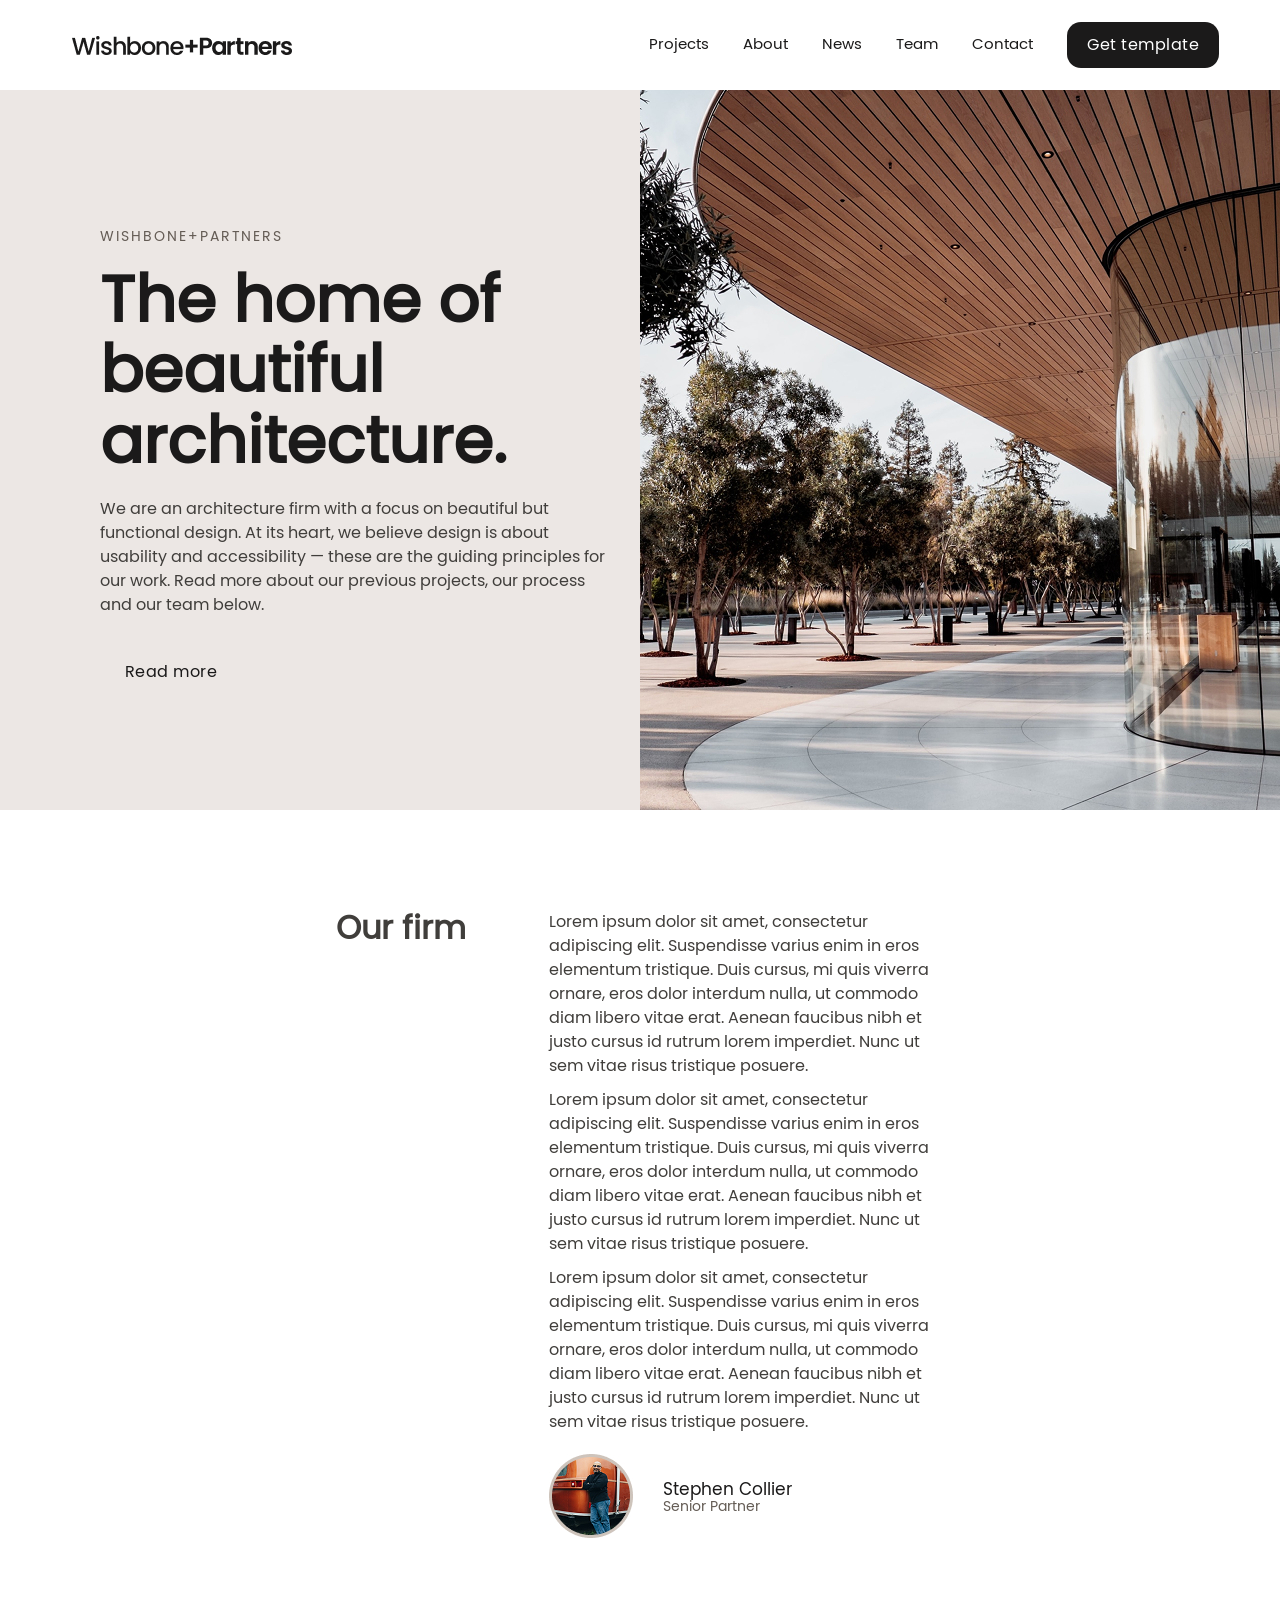
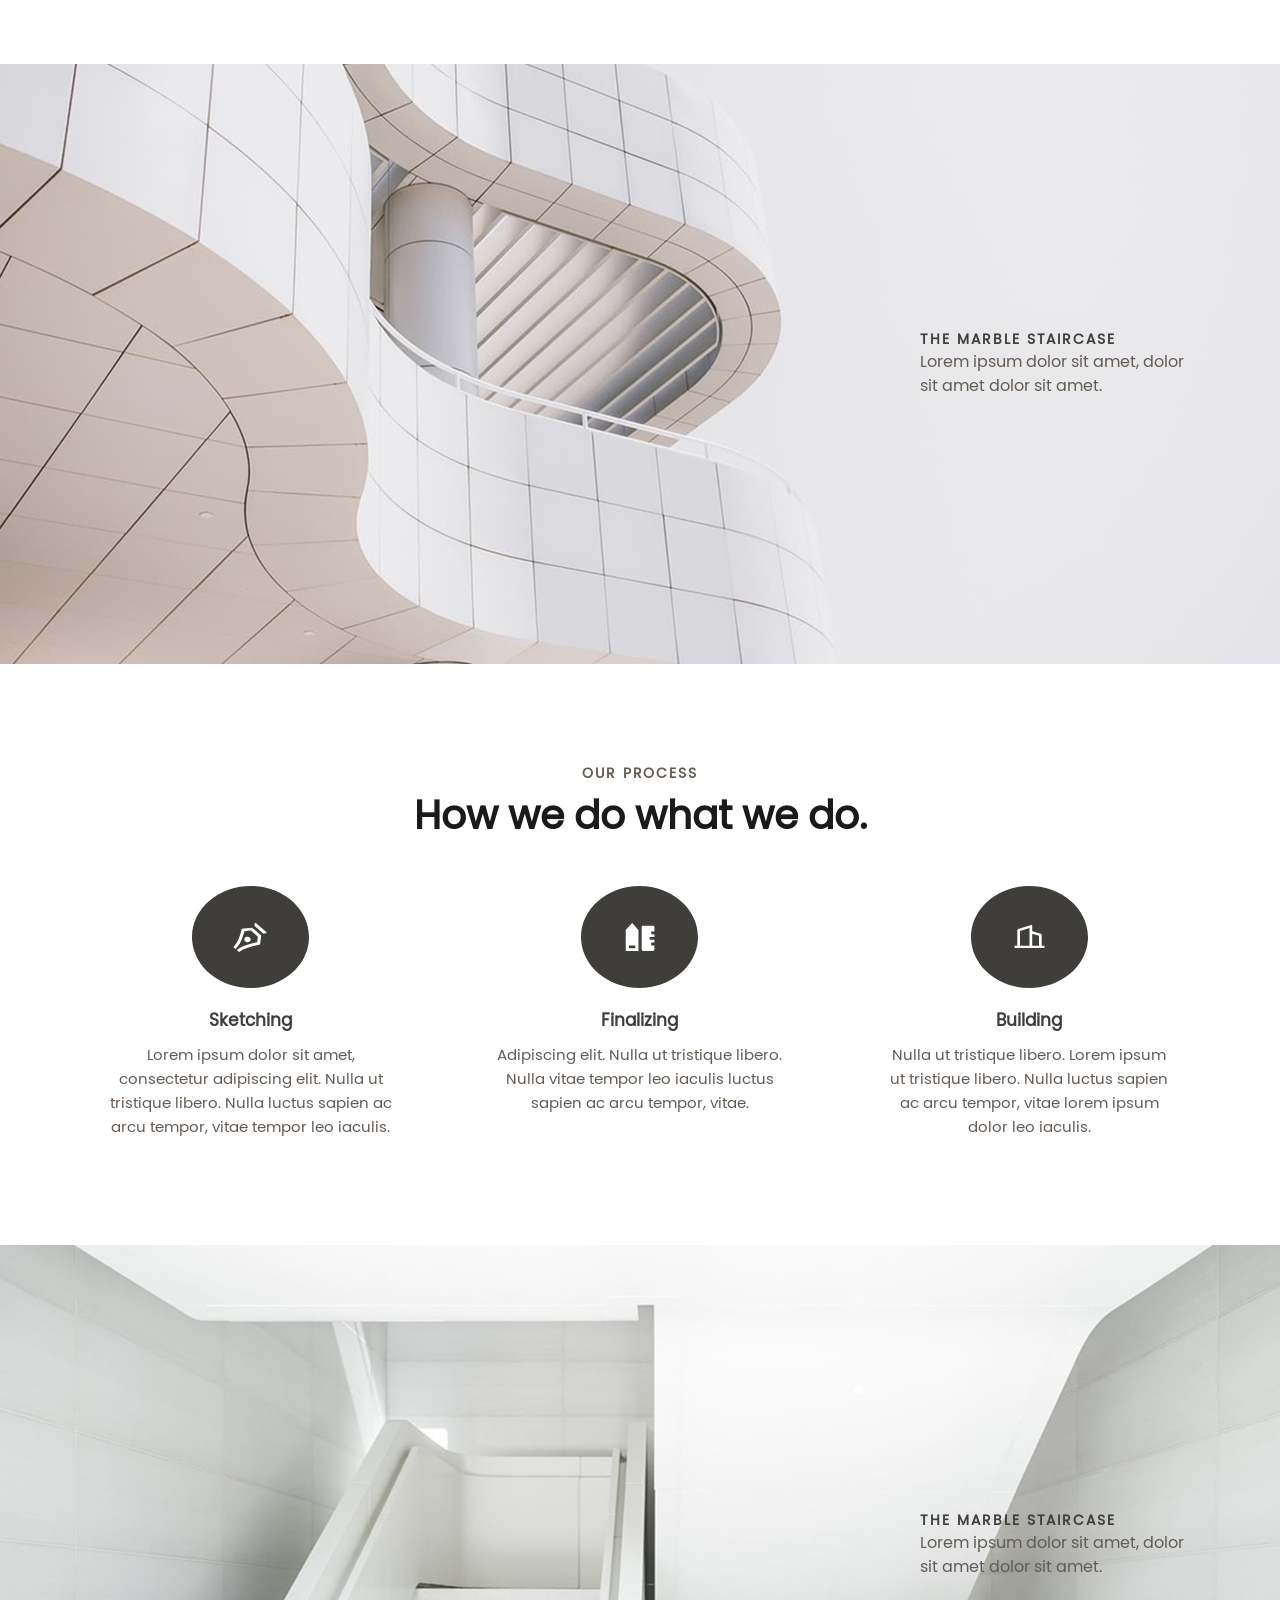
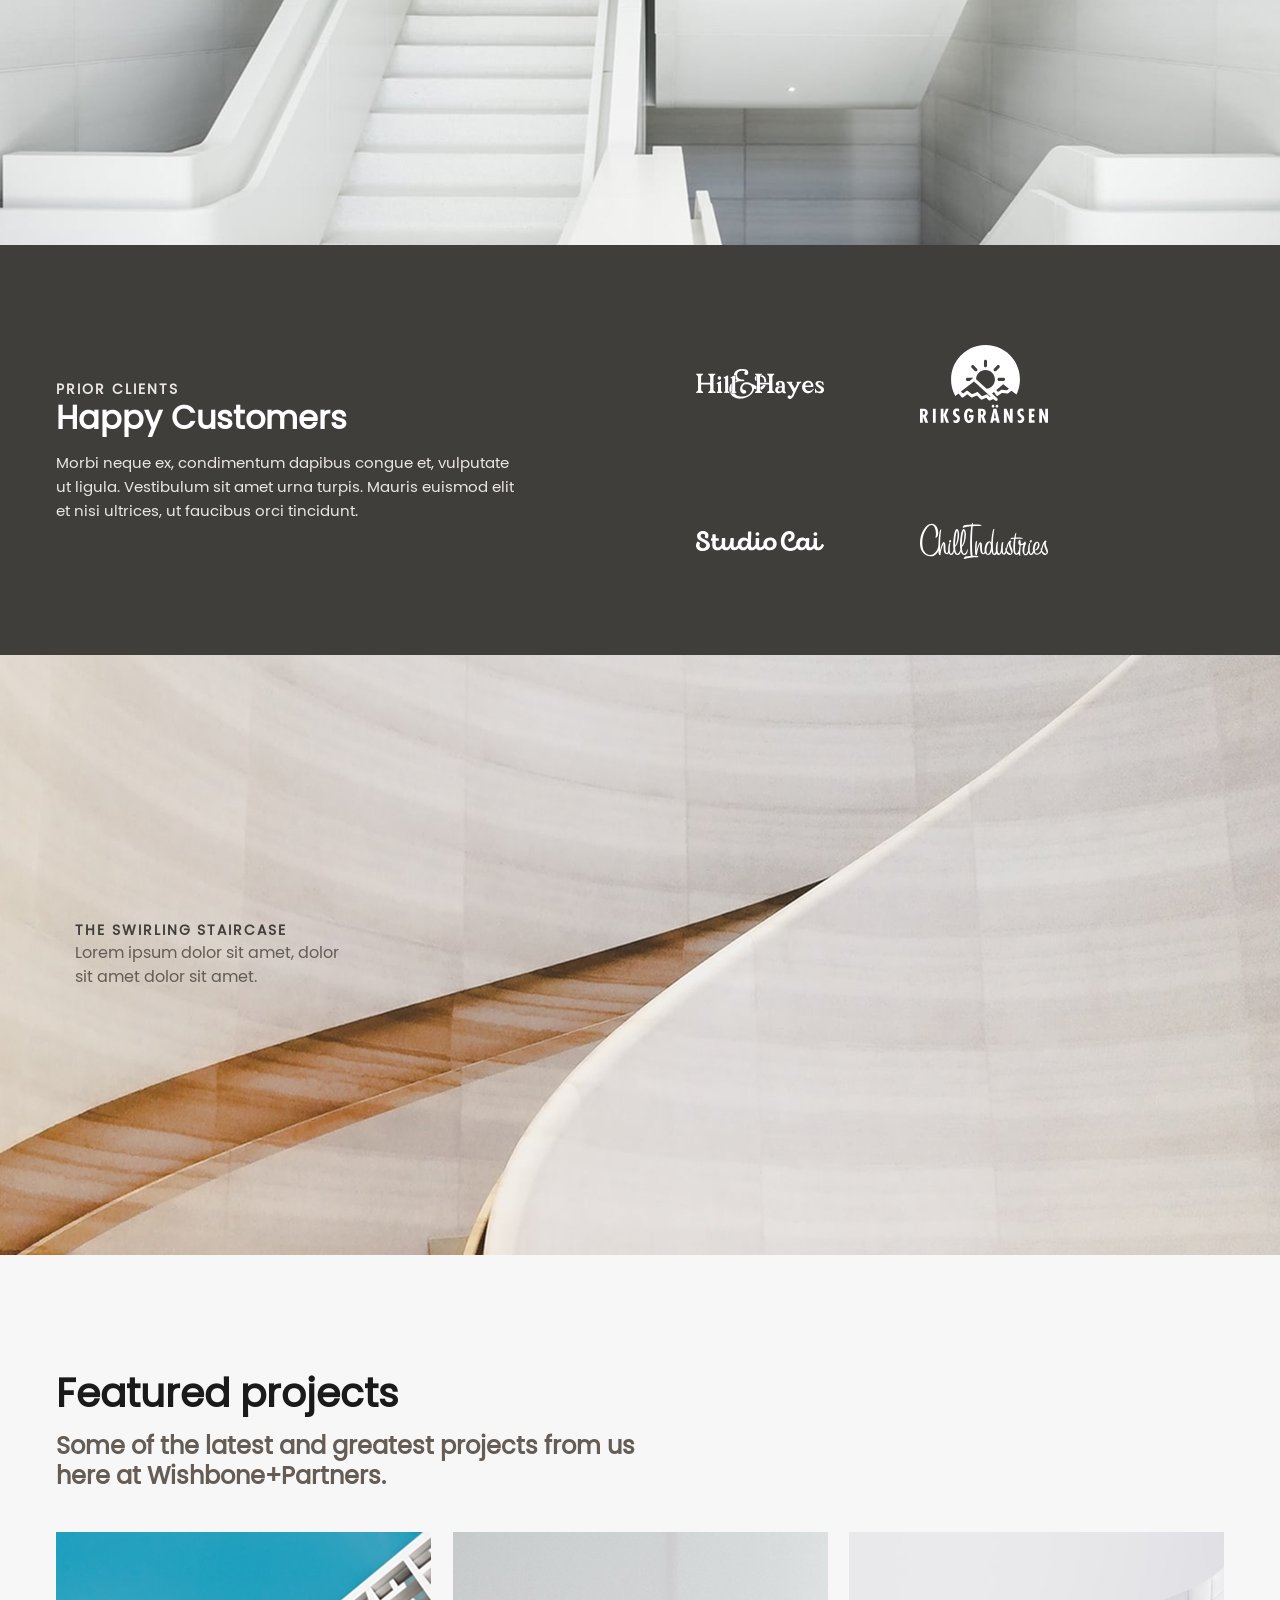
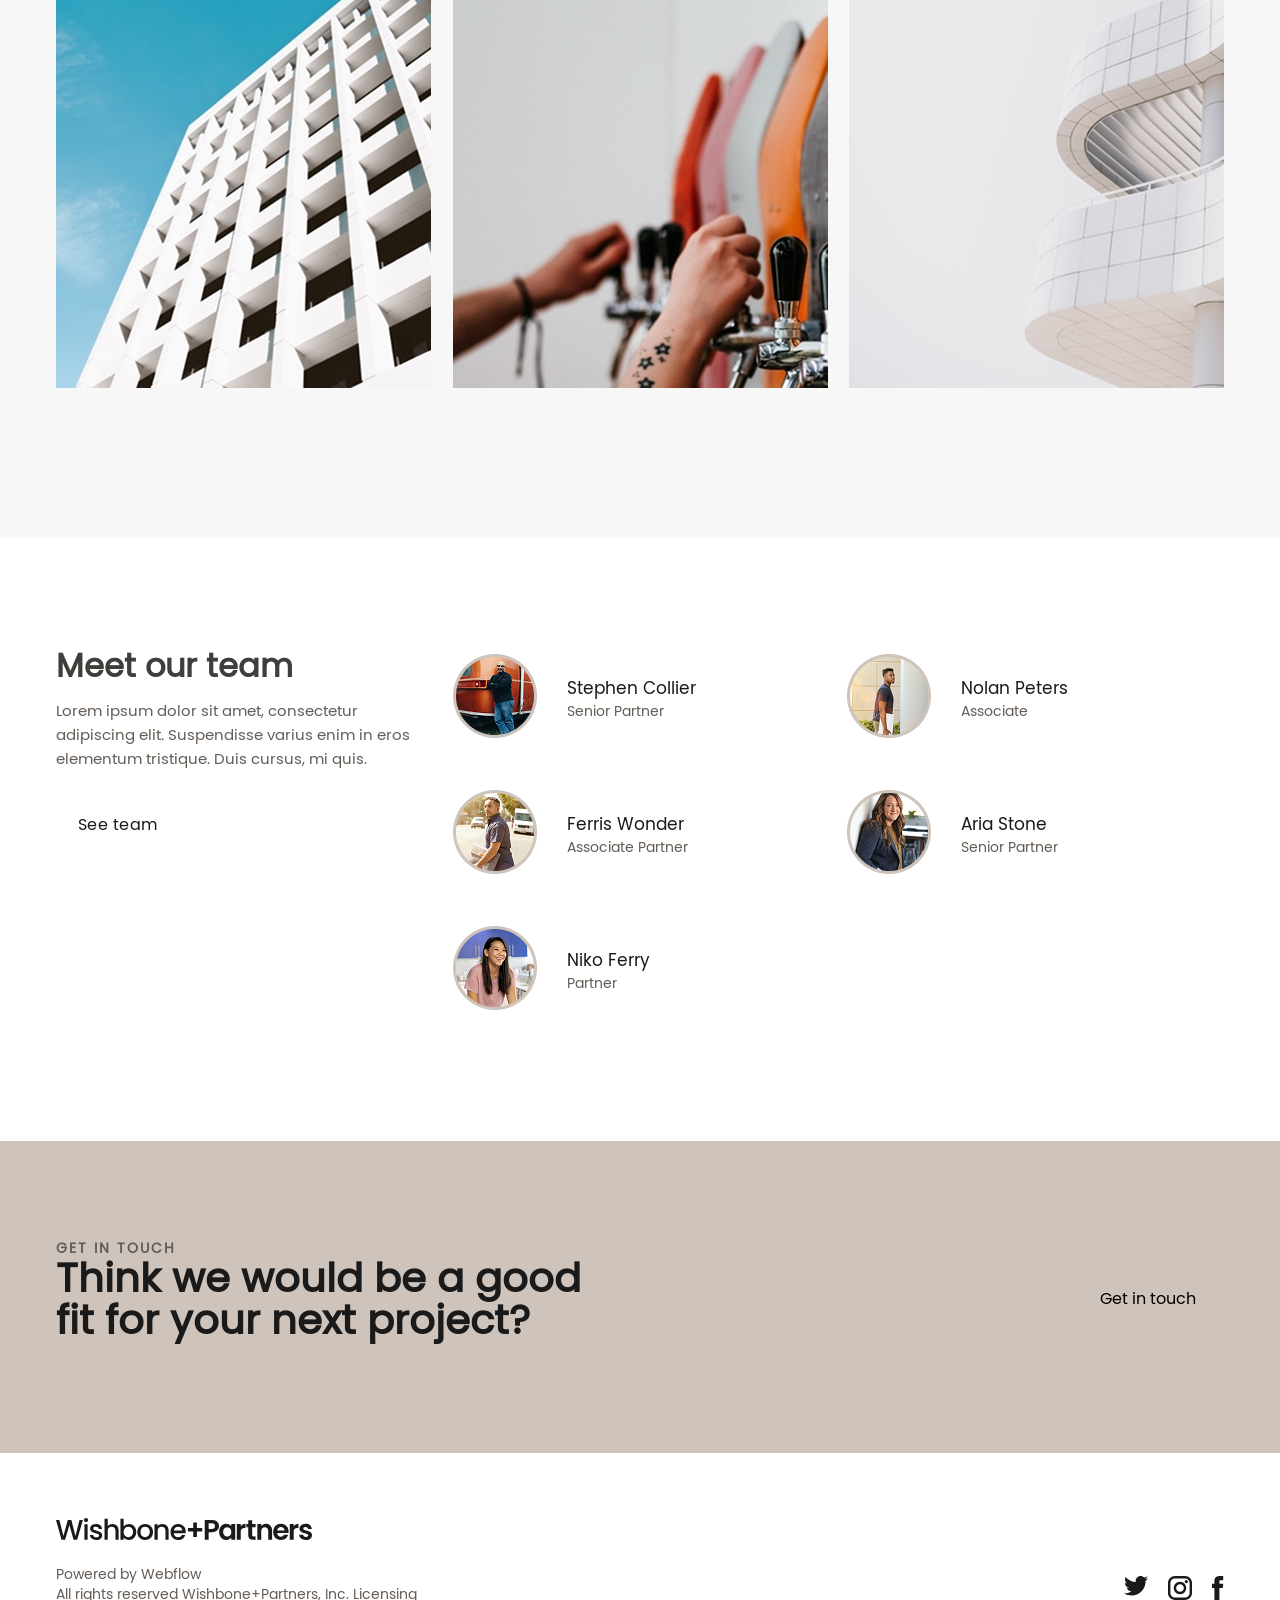
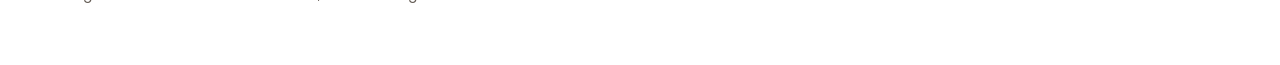
<file: index.html>
<!DOCTYPE html>
<html lang="ru">

<head>
	<meta charset="UTF-8">
	<meta name="viewport" content="width=device-width, initial-scale=1.0">
	<title>Название сайта</title>
	<!-- ~ Подключение основного файла стилей -->
	<link rel="stylesheet" href="css/style.css">
</head>

<body>
	<!-- & контейнер для всего сайта -->
	<div class="site-container">

		<!-- & шапка сайта начало -->
		<!-- header: Блок, представляющий заголовок. -->
		<header class="header">
			<!-- header__container: Элемент, который содержит логотип и навигацию. -->
			<div class="header__container container flex">
				<!-- header__logo: Элемент для логотипа. -->
				<a class="header__logo" href="#">
					<!-- header__logo-image: Элемент для изображения логотипа. -->
					<img src="images/Logo.png" alt="Логотип сайта" class="header__logo-image">
				</a>
				<button class="header__button-menu btn-reset btn">Menu</button>
				<!-- header__navigation: Элемент, содержащий навигацию и кнопку. -->
				<div class="header__navigation flex">
					<!-- nav: Блок, представляющий навигацию. -->
					<nav class="nav">
						<!-- nav__list: Элемент списка навигации. -->
						<ul class="nav__list flex">
							<!-- nav__item: Элемент списка (каждый пункт меню). -->
							<li class="nav__item">
								<!-- nav__link: Элемент ссылки (каждая ссылка в пункте меню). -->
								<a class="nav__link" href="#">Projects</a>
							</li>
							<li class="nav__item">
								<a class="nav__link" href="#">About</a>
							</li>
							<li class="nav__item">
								<a class="nav__link" href="#">News</a>
							</li>
							<li class="nav__item">
								<a class="nav__link" href="#">Team</a>
							</li>
							<li class="nav__item">
								<a class="nav__link" href="#">Contact</a>
							</li>
						</ul>
					</nav>
					<!-- header__button: Элемент кнопки. -->
					<a href="#" class="header__button btn-reset btn">Get template</a>
				</div>
			</div>
		</header>
		<!-- & шапка сайта конец -->

		<!-- & начало контента -->

		<main>
			<article>
				<!-- & первая секция начало-->
				<!-- section-intro: Блок, представляющий секцию на странице. -->
				<section class="section-intro">
					<!-- section-intro__container: Элемент, который содержит весь контент секции. -->
					<div class="section-intro__container flex">
						<!-- section-intro__content: Элемент, содержащий текстовый контент. -->
						<div class="section-intro__content">
							<!-- section-intro__link: Элемент ссылки (используется для ссылок внутри секции). section-intro__link--brand: Модификатор для ссылки на бренд (можно использовать для стилизации).-->
							<a href="#" class="section-intro__link section-intro__link--brand">Wishbone+Partners</a>
							<!-- section-intro__title: Элемент заголовка секции. -->
							<h1 class="section-intro__title">The home of beautiful architecture.</h1>
							<!-- section-intro__description: Элемент описания секции. -->
							<p class="section-intro__description">
								We are an architecture firm with a focus on beautiful but functional design. At its
								heart, we believe design is about usability and accessibility — these are the guiding
								principles for our work. Read more about our previous projects, our process and our team
								below.
							</p>
							<!-- section__link--read-more: Модификатор для ссылки "Read more". -->
							<a href="#" class="section-intro__link section__link--read-more">Read more</a>
						</div>
						<!-- section-intro__image-container: Элемент, предназначенный для изображения (если оно будет добавлено). -->
						<div class="section-intro__image-container"></div>
					</div>
				</section>
				<!-- & первая секция конец -->

				<!-- & вторая секция начало -->
				<!-- firm: Блок, представляющий информацию о фирме. -->
				<section class="firm">
					<!-- firm__container: Элемент-контейнер для размещения содержимого блока. -->
					<div class="firm__container flex">
						<!-- firm__header: Элемент заголовка блока. -->
						<div class="firm__header">
							<!-- firm__title: Элемент заголовка (h2). -->
							<h2 class="firm__title">Our firm</h2>
						</div>
						<!-- firm__content: Элемент, содержащий основной текст и описание. -->
						<div class="firm__content">
							<!-- firm__description: Элемент абзаца с описанием фирмы. -->
							<p class="firm__description">Lorem ipsum dolor sit amet, consectetur adipiscing elit. Suspendisse varius
								enim in eros elementum tristique. Duis cursus, mi quis viverra ornare, eros dolor interdum nulla, ut
								commodo diam libero vitae erat. Aenean faucibus nibh et justo cursus id rutrum lorem imperdiet. Nunc ut
								sem vitae risus tristique posuere.</p>
							<p class="firm__description">Lorem ipsum dolor sit amet, consectetur adipiscing elit. Suspendisse varius
								enim in eros elementum tristique. Duis cursus, mi quis viverra ornare, eros dolor interdum nulla, ut
								commodo diam libero vitae erat. Aenean faucibus nibh et justo cursus id rutrum lorem imperdiet. Nunc ut
								sem vitae risus tristique posuere.</p>
							<p class="firm__description">Lorem ipsum dolor sit amet, consectetur adipiscing elit. Suspendisse varius
								enim in eros elementum tristique. Duis cursus, mi quis viverra ornare, eros dolor interdum nulla, ut
								commodo diam libero vitae erat. Aenean faucibus nibh et justo cursus id rutrum lorem imperdiet. Nunc ut
								sem vitae risus tristique posuere.</p>
							<!-- firm__avatar: Элемент для размещения аватара и информации о сотруднике. -->
							<div class="firm__avatar flex">
								<!-- firm__avatar-image: Элемент изображения аватара. -->
								<img src="images/firm-avatar.jpg" alt="Аватар Stephen Collier" class="firm__avatar-image">
								<!-- firm__avatar-info: Элемент для информации об аватаре (имя и должность). -->
								<div class="firm__avatar-info">
									<!-- firm__avatar-name: Элемент с именем сотрудника. -->
									<p class="firm__avatar-name">Stephen Collier</p>
									<!-- firm__avatar-position: Элемент с должностью сотрудника. -->
									<span class="firm__avatar-position">Senior Partner</span>
								</div>
							</div>
						</div>
					</div>
				</section>
				<!-- & вторая секция конец -->

				<!-- & третья секция начало -->
				<!-- section-template блок  section-one первая секция-->
				<section class="section-template section-one">
					<!-- section-template__background Элемент для фона, который содержит изображение. -->
					<div class="section-template__background flex">
						<!-- section-template__content Элемент-контейнер для размещения заголовка и описания. -->
						<div class="section-template__content flex">
							<!-- section-template__title Элемент заголовка (h3) блока. -->
							<h3 class="section-template__title">The marble staircase</h3>
							<!-- section-template__description Элемент абзаца с описанием. -->
							<p class="section-template__description">Lorem ipsum dolor sit amet, dolor sit amet dolor sit amet.</p>
						</div>
					</div>
				</section>
				<!-- & третья секция конец -->

				<!-- & четвертая секция начало -->
				<!-- Краткое пояснение классов:
				- process — родительский блок всей секции процесса.
				- process__container, process__content, process__header, process__title-small, process__title-big, process__steps — дочерние элементы блока .process. Каждый элемент получает префикс своего родителя (process) + двойное подчеркивание (__), чтобы обозначить связь с родителем.
				- step — общий класс для каждого шага (эскизы, финализация, строительство).
				- step--sketching, step--finalizing, step--building — модификации класса step, -->
				<!-- process — родительский блок всей секции процесса. -->
				<section class="process">
					<div class="process__container container">
						<div class="process__content content flex">
							<div class="process__header">
								<h3 class="process__title-small">Our process</h3>
								<h2 class="process__title-big">How we do what we do.</h2>
							</div>
							<div class="process__steps flex">
								<div class="step step--sketching flex">
									<div class="step__image">
										<svg width="117" height="102" viewBox="0 0 117 102" fill="none" xmlns="http://www.w3.org/2000/svg">
											<path fill-rule="evenodd" clip-rule="evenodd"
												d="M58.5 0C90.8087 0 117 22.8335 117 51C117 79.1665 90.8087 102 58.5 102C26.1913 102 0 79.1665 0 51C0 22.8335 26.1913 0 58.5 0ZM60.1012 41.6732L49.8425 42.666C47.5648 51.2711 45.8528 56.4007 41.2941 61.0347L43.5429 62.9922C48.9124 57.7643 50.5196 51.7654 52.441 45.2385L58.918 44.6123L65.8448 50.6462L65.1258 56.2883C57.6333 57.9622 50.7452 59.3622 44.7454 64.0397L46.9941 66C52.3121 62.0289 58.2023 60.5389 68.0806 58.5533L69.2203 49.6169L60.1012 41.6732ZM57.8219 51.6011C57.0124 50.871 55.8137 50.5782 54.6865 50.8352C53.5593 51.0922 52.679 51.859 52.384 52.8409C52.0889 53.8229 52.4251 54.8671 53.2632 55.5723C54.5326 56.6211 56.529 56.5985 57.7651 55.5214C59.0012 54.4442 59.0264 52.7051 57.8219 51.6011ZM64.0909 37.205C63.875 37.0173 63.5559 36.952 63.2666 37.0361C62.9773 37.1202 62.7673 37.3394 62.724 37.6024L62.3822 39.6876L71.4996 47.6299L73.8757 47.307C74.176 47.2666 74.4247 47.0826 74.519 46.8311C74.6133 46.5795 74.5372 46.3032 74.3223 46.1162L64.0909 37.205Z"
												fill="#403E3B" />
										</svg>
									</div>
									<h4 class="step__heading">Sketching</h4>
									<p class="step__description">Lorem ipsum dolor sit amet, consectetur adipiscing elit. Nulla ut
										tristique libero. Nulla luctus sapien ac arcu tempor, vitae tempor leo iaculis.</p>
								</div>
								<div class="step step--finalizing flex">
									<div class="step__image">
										<svg width="117" height="102" viewBox="0 0 117 102" fill="none" xmlns="http://www.w3.org/2000/svg">
											<path fill-rule="evenodd" clip-rule="evenodd"
												d="M58.5 0C90.8087 0 117 22.8335 117 51C117 79.1665 90.8087 102 58.5 102C26.1913 102 0 79.1665 0 51C0 22.8335 26.1913 0 58.5 0ZM51.1078 37L44.7353 44V65H57.4804V44L51.1078 37ZM71.8186 39.8H62.2598C61.3799 39.8 60.6667 40.4268 60.6667 41.2V63.6C60.6667 64.3732 61.3799 65 62.2598 65H71.8186C72.6985 65 73.4118 64.3732 73.4118 63.6V59.4H70.2255V56.6H73.4118V53.8H68.6323V51H73.4118V48.2H70.2255V45.4H73.4118V41.2C73.4118 40.4268 72.6985 39.8 71.8186 39.8ZM54.2941 59.4V62.2H47.9216V59.4H54.2941Z"
												fill="#403E3B" />
										</svg>
									</div>
									<h4 class="step__heading">Finalizing</h4>
									<p class="step__description">Adipiscing elit. Nulla ut tristique libero. Nulla vitae tempor leo
										iaculis luctus sapien ac arcu tempor, vitae.</p>
								</div>
								<div class="step step--building flex">
									<div class="step__image">
										<svg width="117" height="102" viewBox="0 0 117 102" fill="none" xmlns="http://www.w3.org/2000/svg">
											<path fill-rule="evenodd" clip-rule="evenodd"
												d="M58.5 0C90.8087 0 117 22.8335 117 51C117 79.1665 90.8087 102 58.5 102C26.1913 102 0 79.1665 0 51C0 22.8335 26.1913 0 58.5 0ZM60.9222 39.1052C60.7411 38.9964 60.5095 38.9702 60.3017 39.035L47.1914 43.1222C46.6557 43.2894 46.2993 43.726 46.2995 44.2148V59.6752H43.5882V62H73.4118V59.6752H70.7005V48.8889C70.7007 48.3884 70.3271 47.9439 69.7733 47.7858L61.2112 45.3389V39.5814C61.2113 39.3918 61.1034 39.214 60.9222 39.1052ZM58.5 42.0702V59.6752H49.0107V45.0297L58.5 42.0702ZM61.2112 47.7893L67.9893 49.7271V59.6752H61.2112V47.7893Z"
												fill="#403E3B" />
										</svg>
									</div>
									<h4 class="step__heading">Building</h4>
									<p class="step__description">Nulla ut tristique libero. Lorem ipsum ut tristique libero. Nulla luctus
										sapien ac arcu tempor, vitae lorem ipsum dolor leo iaculis.</p>
								</div>
							</div>
						</div>
					</div>
				</section>
				<!-- & четвертая секция конец -->

				<!-- & пятая секция начало -->
				<!-- section-template блок  section-one первая секция-->
				<section class="section-template section-two">
					<!-- section-template__background Элемент для фона, который содержит изображение. -->
					<div class="section-template__background flex">
						<!-- section-template__content Элемент-контейнер для размещения заголовка и описания. -->
						<div class="section-template__content flex">
							<!-- section-template__title Элемент заголовка (h3) блока. -->
							<h3 class="section-template__title">The marble staircase</h3>
							<!-- section-template__description Элемент абзаца с описанием. -->
							<p class="section-template__description">Lorem ipsum dolor sit amet, dolor sit amet dolor sit amet.</p>
						</div>
					</div>
				</section>
				<!-- & пятая секция конец -->

				<!-- & шестая секция начало -->
				<!-- clients: основной блок секций клиентов. -->
				<section class="clients">
					<!-- - clients__container: контейнер секции клиентов. -->
					<div class="clients__container container">
						<!-- - clients__content: основное содержание блока. -->
						<div class="clients__content content flex">
							<!-- - info: блок с заголовком и описанием. -->
							<div class="clients__info info">
								<!-- - info__title: заголовок H3. -->
								<h3 class="info__title">Prior Clients</h3>
								<!-- - info__subtitle: заголовок H2. -->
								<h2 class="info__subtitle">Happy Customers</h2>
								<!-- - info__description: абзац текста. -->
								<p class="info__description">Morbi neque ex, condimentum dapibus congue et, vulputate ut ligula.
									Vestibulum sit amet urna turpis. Mauris euismod elit et nisi ultrices, ut faucibus orci tincidunt.</p>
							</div>
							<!-- - logos: область логотипов. -->
							<div class="clients__logos logos flex">
								<!-- - logos__row: строка логотипов. -->
								<div class="logos__row row flex">
									<!-- - row__logo: элемент логотипа. -->
									<!-- - logo: класс самого изображения логотипа. -->
									<div class="row__logo logo">
										<svg width="128" height="30" viewBox="0 0 128 30" fill="none" xmlns="http://www.w3.org/2000/svg">
											<path fill-rule="evenodd" clip-rule="evenodd"
												d="M95.5889 12.6817C95.7328 12.6817 95.7328 12.6995 95.8762 12.6995C95.9822 12.6995 96.0711 12.7112 96.1442 12.7451C96.2304 12.7852 96.3029 12.8447 96.3419 12.9331C96.3754 13.0071 96.3946 13.1017 96.3946 13.2091C96.3946 13.2975 96.3595 13.4049 96.2985 13.5234C96.2557 13.6079 96.1936 13.6986 96.1195 13.7971C96.0475 13.8922 95.9909 13.9795 95.9481 14.058C95.8844 14.1748 95.8525 14.2705 95.8525 14.3511C95.8525 14.4095 95.8789 14.4969 95.9267 14.6204C95.9552 14.6955 95.9915 14.7817 96.0382 14.8801C96.075 14.9575 96.0991 15.0504 96.1464 15.1427C96.1865 15.2206 96.232 15.304 96.2798 15.3925C96.3221 15.4709 96.3748 15.5499 96.4232 15.6361C96.4677 15.7151 96.5143 15.7969 96.5632 15.8831C96.6082 15.9616 96.6599 16.0406 96.7093 16.1251C96.7554 16.2041 96.7922 16.292 96.8422 16.3754C96.8889 16.4544 96.9422 16.5329 96.9927 16.6158C97.0399 16.6948 97.0981 16.7687 97.1487 16.8516C97.1964 16.9301 97.2437 17.0118 97.2948 17.0942C97.3425 17.1732 97.398 17.2499 97.4485 17.3317C97.4974 17.4101 97.5468 17.4897 97.5979 17.572C97.6473 17.6499 97.694 17.7322 97.7451 17.8134C97.7945 17.8924 97.8439 17.9725 97.895 18.0538C97.9445 18.1328 97.9813 18.2212 98.0323 18.3019C98.0823 18.3809 98.1438 18.4532 98.1954 18.5333C98.2454 18.6123 98.3036 18.6868 98.3553 18.7669C98.4052 18.8459 98.4508 18.9288 98.5024 19.0095C98.553 19.0873 98.6024 19.168 98.6546 19.2475C98.7051 19.3265 98.754 19.4066 98.8056 19.4862C98.8506 19.3977 98.9045 19.3165 98.9473 19.2303C98.9918 19.1419 99.016 19.0445 99.0588 18.9583C99.1027 18.8698 99.1648 18.7908 99.2071 18.7052C99.251 18.6162 99.279 18.5205 99.3213 18.4348C99.3652 18.3453 99.4114 18.2596 99.4537 18.1734C99.4976 18.0844 99.5377 17.9948 99.58 17.9091C99.6239 17.8196 99.6662 17.7317 99.7079 17.646C99.7513 17.5559 99.7975 17.4702 99.8387 17.3845C99.882 17.2944 99.9359 17.2115 99.9771 17.1259C100.02 17.0352 100.054 16.9434 100.095 16.8577C100.137 16.7665 100.174 16.6753 100.214 16.5902C100.257 16.4984 100.294 16.4083 100.333 16.3232C100.376 16.2303 100.425 16.1457 100.463 16.0606C100.505 15.9666 100.552 15.8809 100.59 15.7964C100.632 15.7007 100.67 15.6111 100.705 15.5277C100.748 15.4286 100.779 15.3363 100.812 15.2545C100.853 15.1488 100.883 15.0554 100.909 14.9775C100.955 14.8418 100.98 14.7472 100.98 14.6932C100.98 14.6215 100.955 14.5397 100.933 14.4418C100.917 14.3667 100.899 14.2844 100.871 14.1937C100.846 14.1191 100.817 14.039 100.784 13.9534C100.751 13.8677 100.722 13.787 100.699 13.7119C100.671 13.6218 100.67 13.5339 100.654 13.4594C100.633 13.362 100.603 13.2803 100.603 13.2091C100.603 13.1045 100.637 13.021 100.666 12.9482C100.703 12.8586 100.754 12.7985 100.835 12.7568C100.905 12.7206 100.986 12.6951 101.09 12.6951C101.229 12.6951 101.229 12.6834 101.368 12.6834C101.506 12.6834 101.506 12.6978 101.645 12.6978C101.783 12.6978 101.783 12.7001 101.922 12.7001L102.061 12.7009C102.096 12.7013 102.131 12.7017 102.2 12.7017C102.339 12.7017 102.339 12.6834 102.478 12.6834C102.617 12.6834 102.617 12.6995 102.755 12.6995C102.894 12.6995 102.894 12.7017 103.033 12.7017C103.068 12.7017 103.094 12.7006 103.115 12.699L103.228 12.6867L103.31 12.6839C103.449 12.6839 103.449 12.6928 103.588 12.6928C103.726 12.6928 103.726 12.7051 103.865 12.7051C104.004 12.7051 104.004 12.6889 104.142 12.6889C104.281 12.6889 104.281 12.6923 104.42 12.6923C104.559 12.6923 104.559 12.6978 104.697 12.6978C104.817 12.6978 104.92 12.7073 105.008 12.7301C105.127 12.7613 105.226 12.8035 105.286 12.8758C105.35 12.9526 105.38 13.0583 105.38 13.1796C105.38 13.2775 105.347 13.3632 105.314 13.4449C105.281 13.5284 105.232 13.6001 105.164 13.6674C105.104 13.727 105.042 13.7971 104.956 13.8443C104.869 13.8911 104.778 13.92 104.7 13.9628C104.613 14.0107 104.539 14.0708 104.462 14.1136C104.373 14.1637 104.284 14.197 104.21 14.2404C104.119 14.2938 104.04 14.3444 103.97 14.3878C103.869 14.4513 103.789 14.5002 103.735 14.5425C103.667 14.5959 103.605 14.6682 103.537 14.7444C103.478 14.8095 103.412 14.8774 103.353 14.9586C103.3 15.0309 103.259 15.1171 103.206 15.2017C103.158 15.2779 103.105 15.3552 103.056 15.442C103.012 15.5204 102.965 15.6022 102.92 15.6895C102.876 15.773 102.828 15.8575 102.782 15.9443C102.738 16.0283 102.692 16.1129 102.647 16.2002C102.603 16.2848 102.576 16.3799 102.532 16.4672C102.489 16.5523 102.444 16.6375 102.398 16.7248C102.356 16.8099 102.302 16.8906 102.258 16.9779C102.216 17.0636 102.185 17.1565 102.142 17.2444C102.1 17.3295 102.04 17.4079 101.996 17.4958C101.955 17.5809 101.926 17.6749 101.883 17.7628C101.841 17.849 101.798 17.9353 101.756 18.0232C101.714 18.1094 101.66 18.1901 101.618 18.2779L101.5 18.5438C101.459 18.6301 101.424 18.7202 101.381 18.8086C101.341 18.8954 101.281 18.9733 101.239 19.0618C101.198 19.1485 101.165 19.2398 101.124 19.3282C101.083 19.4144 101.043 19.5023 101.001 19.5913C100.96 19.6776 100.928 19.7693 100.887 19.8578C100.846 19.9446 100.8 20.0302 100.76 20.1187C100.719 20.2055 100.671 20.2895 100.63 20.3785C100.59 20.4658 100.553 20.5548 100.512 20.6438C100.472 20.7306 100.427 20.8163 100.386 20.9053C100.346 20.9921 100.314 21.0838 100.273 21.1723C100.233 21.2619 100.186 21.3464 100.147 21.4332C100.107 21.5222 100.076 21.6145 100.037 21.7019C99.9963 21.7903 99.943 21.8721 99.9035 21.9583C99.8628 22.0479 99.8271 22.1375 99.7881 22.2242C99.7469 22.3132 99.7151 22.4045 99.6755 22.4913C99.6349 22.5808 99.5937 22.6676 99.5542 22.7544C99.5135 22.8434 99.4784 22.9335 99.4394 23.0203C99.3988 23.1093 99.3559 23.1955 99.3164 23.2817C99.2757 23.3713 99.2274 23.4553 99.1879 23.5415C99.1472 23.6305 99.1154 23.7223 99.0758 23.8085C99.0341 23.8981 98.9786 23.9782 98.9391 24.0644C98.8973 24.1534 98.871 24.2474 98.8309 24.3331C98.7897 24.4227 98.7551 24.5128 98.715 24.599C98.6738 24.6886 98.6156 24.7676 98.576 24.8527C98.5338 24.9428 98.5085 25.0374 98.4684 25.1219C98.4267 25.212 98.3844 25.2988 98.3448 25.3834C98.3014 25.4735 98.2526 25.5564 98.2119 25.6409C98.1691 25.7316 98.1268 25.8178 98.0872 25.9013C98.0433 25.9925 98.0093 26.0832 97.9697 26.1661C97.9252 26.2584 97.8687 26.3385 97.8286 26.4192C97.7824 26.5126 97.7506 26.6044 97.7105 26.6834C97.6688 26.7702 97.6303 26.8592 97.5853 26.9443C97.5402 27.03 97.4754 27.1034 97.4277 27.1874C97.3793 27.2703 97.3326 27.3549 97.2816 27.4361C97.2299 27.5179 97.1877 27.6052 97.1338 27.6842C97.0795 27.7643 97.0245 27.8438 96.9674 27.9212C96.9103 27.9985 96.8554 28.0775 96.795 28.1531C96.7351 28.2282 96.6741 28.3028 96.611 28.3762C96.5489 28.4485 96.4775 28.5147 96.4122 28.5854C96.3479 28.656 96.2765 28.7205 96.209 28.789C96.1414 28.8591 96.0717 28.9225 96.0052 28.9859C95.9349 29.0532 95.8657 29.1172 95.7965 29.1773C95.7229 29.2407 95.6565 29.3085 95.584 29.3647C95.5076 29.4242 95.4286 29.476 95.3528 29.5272C95.272 29.5817 95.1984 29.6418 95.1188 29.6863C95.0337 29.7341 94.9486 29.7741 94.8651 29.8114C94.7761 29.8498 94.6877 29.8848 94.6004 29.911C94.5081 29.9394 94.4147 29.9544 94.3241 29.9688C94.2297 29.9839 94.1368 30 94.0446 30C93.9501 30 93.8567 29.9917 93.7639 29.9811C93.6711 29.9711 93.5783 29.9549 93.4866 29.9349C93.396 29.9149 93.3097 29.8776 93.2202 29.8476C93.1323 29.8175 93.0434 29.7903 92.9566 29.7508C92.8731 29.713 92.7918 29.6662 92.7089 29.6195C92.6287 29.5739 92.5447 29.5327 92.4656 29.4793C92.3865 29.4254 92.3063 29.3786 92.2388 29.3224C92.1652 29.2613 92.0993 29.1967 92.0383 29.1327C91.9724 29.0638 91.9268 28.982 91.8763 28.9097C91.8225 28.8318 91.7753 28.7539 91.7385 28.6721C91.7011 28.5865 91.6599 28.503 91.6407 28.4135C91.6215 28.3239 91.6253 28.2305 91.6253 28.1364C91.6253 28.0469 91.6358 27.9601 91.6484 27.8728C91.6621 27.7849 91.6698 27.6964 91.6962 27.6119C91.7225 27.5279 91.756 27.4461 91.795 27.3649C91.8324 27.287 91.8714 27.2063 91.9208 27.1307C91.968 27.0589 92.0356 27 92.0944 26.9304C92.1652 26.8453 92.2322 26.7641 92.308 26.699C92.3915 26.6272 92.4788 26.5699 92.5683 26.5221C92.6622 26.4709 92.76 26.4364 92.8605 26.4108C92.961 26.3858 93.0631 26.3574 93.1702 26.3574C93.2735 26.3574 93.3723 26.3675 93.4657 26.3808C93.5679 26.3947 93.6596 26.4314 93.7496 26.4609C93.8463 26.4926 93.9347 26.531 94.0177 26.5805C94.1028 26.6311 94.1808 26.6884 94.2511 26.7585C94.3197 26.8269 94.3889 26.8976 94.4433 26.9849C94.4944 27.0656 94.5339 27.1568 94.5718 27.2536C94.6075 27.3421 94.6416 27.4327 94.6657 27.5345C94.7333 27.4817 94.7942 27.4138 94.8667 27.3382C94.9271 27.2748 94.9914 27.2063 95.0556 27.1262C95.1122 27.0567 95.1655 26.9788 95.2243 26.8965C95.277 26.8231 95.3352 26.748 95.3901 26.664C95.4401 26.5883 95.4879 26.5065 95.54 26.422C95.5878 26.3435 95.6422 26.2657 95.6916 26.1794C95.7378 26.0999 95.7877 26.0187 95.835 25.9324C95.8795 25.8518 95.9256 25.7678 95.9712 25.681C96.0146 25.5987 96.0623 25.5163 96.1068 25.429C96.1535 25.3417 96.1974 25.2549 96.2414 25.1709C96.287 25.0824 96.3199 24.9906 96.3628 24.9055C96.4072 24.8165 96.4484 24.7292 96.4902 24.6441C96.5336 24.554 96.5852 24.4716 96.6253 24.3865C96.667 24.2958 96.7077 24.2074 96.7456 24.1212C96.7862 24.0294 96.8131 23.9354 96.8483 23.8486C96.8861 23.7551 96.9229 23.6656 96.9553 23.5782C96.9916 23.4837 97.0262 23.393 97.0558 23.3045C97.0882 23.2083 97.13 23.1148 97.1547 23.0258C97.1113 22.9385 97.0509 22.8545 97.007 22.7655C96.9636 22.6782 96.9257 22.5869 96.8812 22.4979C96.8367 22.4111 96.8005 22.3194 96.7554 22.2309C96.7109 22.1436 96.6549 22.0618 96.6093 21.9739C96.5638 21.8877 96.5264 21.7959 96.4797 21.708C96.4342 21.6218 96.3748 21.5417 96.3282 21.4543C96.282 21.3687 96.2326 21.2836 96.1854 21.1957C96.1387 21.11 96.1002 21.0193 96.0525 20.9325C96.0052 20.8463 95.9514 20.764 95.9031 20.6772C95.8553 20.5915 95.8081 20.5053 95.7603 20.4185C95.7119 20.3334 95.6598 20.25 95.6109 20.1638C95.5626 20.0786 95.5142 19.9924 95.4648 19.9067C95.4165 19.8222 95.3692 19.7354 95.3193 19.6492C95.2704 19.5652 95.2254 19.4778 95.1754 19.3916C95.1259 19.3076 95.0881 19.2153 95.0381 19.1302C94.9886 19.0451 94.9348 18.9633 94.8838 18.8776C94.8343 18.7936 94.7706 18.7169 94.7195 18.6317C94.6696 18.5477 94.63 18.4565 94.5789 18.3714C94.5284 18.288 94.4675 18.2095 94.4164 18.125L94.2664 17.8702C94.2154 17.7862 94.1687 17.6994 94.1165 17.6154C94.066 17.5314 94.0039 17.4546 93.9523 17.3701C93.9007 17.2866 93.854 17.1999 93.8013 17.1153C93.7496 17.0324 93.6986 16.949 93.6459 16.8644C93.5997 16.7915 93.5508 16.7131 93.4976 16.6291C93.4503 16.5551 93.4086 16.4711 93.3559 16.3888C93.3081 16.3143 93.2438 16.2453 93.1911 16.1635C93.1428 16.0884 93.0966 16.0072 93.0445 15.9265C92.9961 15.8503 92.9533 15.7674 92.9011 15.6868C92.8528 15.6106 92.8028 15.5327 92.7506 15.452C92.7018 15.3752 92.6469 15.3007 92.5952 15.2206C92.5463 15.1438 92.4898 15.0698 92.4387 14.9897C92.3898 14.913 92.3574 14.8223 92.3063 14.7427C92.2602 14.6754 92.1811 14.607 92.085 14.5275C92.0158 14.4702 91.9351 14.4062 91.8395 14.3428C91.7615 14.291 91.6709 14.2432 91.5754 14.187C91.493 14.1386 91.4078 14.0813 91.3123 14.0301C91.2299 13.9845 91.1497 13.9461 91.0838 13.8972C91.0069 13.841 90.9427 13.7793 90.8877 13.7181C90.8246 13.6474 90.7741 13.5734 90.7417 13.4972C90.706 13.4138 90.6834 13.3259 90.6834 13.2363C90.6834 13.1167 90.7071 13.0138 90.7499 12.9343C90.7982 12.8436 90.8757 12.7713 90.9789 12.7312C91.0613 12.699 91.1651 12.7006 91.2826 12.7006C91.3186 12.7006 91.3456 12.7001 91.3681 12.6993L91.485 12.6936L91.5704 12.6923C91.7138 12.6923 91.7138 12.6906 91.8576 12.6906C92.0015 12.6906 92.0015 12.6956 92.1449 12.6956C92.2882 12.6956 92.2882 12.6834 92.4316 12.6834C92.5754 12.6834 92.5755 12.6873 92.7188 12.6873C92.8621 12.6873 92.8621 12.7045 93.006 12.7045C93.042 12.7045 93.069 12.704 93.0914 12.7032L93.2079 12.6975L93.2927 12.6962C93.3287 12.6962 93.3557 12.6959 93.3781 12.6954L93.4948 12.6919L93.7237 12.6917C93.7595 12.692 93.7952 12.6923 93.8666 12.6923L93.9521 12.693L94.0687 12.696L94.1539 12.6967C94.2972 12.6967 94.2972 12.6995 94.4411 12.6995C94.5844 12.6995 94.5844 12.7045 94.7283 12.7045C94.8711 12.7045 94.8711 12.6912 95.015 12.6912C95.0508 12.6912 95.0777 12.6915 95.1001 12.6919L95.2168 12.6954L95.3022 12.6962C95.3381 12.6962 95.365 12.6953 95.3874 12.6939L95.5038 12.684L95.5889 12.6817ZM51.5751 13.273C51.6691 13.273 51.7663 13.2858 51.8673 13.2963C51.9612 13.3064 52.0573 13.3225 52.1562 13.3408C52.2496 13.3587 52.3446 13.3803 52.4429 13.4048C52.5346 13.4276 52.6285 13.4549 52.7246 13.4833C52.8158 13.5111 52.9059 13.5506 53.0003 13.5834C53.0904 13.6145 53.1854 13.6396 53.2793 13.6752C53.3683 13.7091 53.4573 13.7508 53.5501 13.7881C53.6385 13.8243 53.728 13.8643 53.8203 13.9033C53.9082 13.9411 53.9982 13.9789 54.0894 14.019C54.1773 14.0579 54.2723 14.0857 54.3629 14.1274C54.4502 14.1675 54.5408 14.2053 54.6309 14.2476C54.7177 14.2893 54.8045 14.336 54.894 14.3794C54.9808 14.4212 55.0659 14.4696 55.1554 14.5129C55.2422 14.5552 55.3361 14.5864 55.4251 14.6309C55.5118 14.6732 55.5909 14.7343 55.6799 14.7783C55.7667 14.8222 55.8534 14.8667 55.9424 14.9112C56.0286 14.9546 56.1193 14.9919 56.2077 15.0364C56.2939 15.0798 56.384 15.1204 56.4724 15.1655C56.5586 15.2089 56.6498 15.245 56.7382 15.2895C56.8244 15.3335 56.9052 15.3924 56.9936 15.4369C57.0798 15.4809 57.1737 15.512 57.2621 15.5565C57.3495 15.6005 57.4335 15.6522 57.5208 15.6956L57.785 15.8236L58.053 15.9432C58.1414 15.9854 58.2222 16.0438 58.3106 16.0845L58.578 16.2063C58.6676 16.2463 58.7626 16.2736 58.8515 16.3125C58.9411 16.3526 59.0267 16.4004 59.1163 16.4388C59.2063 16.4777 59.2947 16.5195 59.3843 16.5573C59.4749 16.5951 59.5666 16.6296 59.6567 16.6658C59.7484 16.7025 59.8434 16.727 59.9335 16.7631C60.0246 16.7987 60.1158 16.8338 60.2064 16.8683L60.4821 16.9784C60.5217 17.123 60.4805 17.1297 60.4805 17.2805C60.4805 17.4312 60.47 17.4312 60.47 17.582C60.47 17.7327 60.4854 17.7327 60.4854 17.8829L60.4851 18.0341C60.485 18.0718 60.4849 18.1093 60.4849 18.1844L60.485 18.2743C60.485 18.2979 60.4851 18.3168 60.4851 18.3356L60.4854 18.4859C60.4854 18.6367 60.4744 18.6367 60.4744 18.7869C60.4744 18.9382 60.4799 18.9382 60.4799 19.0884C60.4799 19.1261 60.48 19.1544 60.4801 19.1779L60.4809 19.3004L60.481 19.3899C60.481 19.5407 60.4887 19.5407 60.4887 19.6909C60.4887 19.8416 60.4794 19.8416 60.4794 19.9924C60.4794 20.1431 60.4876 20.1431 60.4876 20.2933C60.4876 20.4441 60.4986 20.4452 60.486 20.5954C60.4618 20.5881 60.4343 20.5676 60.4102 20.5581C60.319 20.5208 60.2256 20.498 60.1389 20.4635C60.0477 20.4268 59.9631 20.3812 59.8774 20.3473C59.7852 20.3106 59.6902 20.2922 59.605 20.2583C59.5117 20.2221 59.4298 20.1687 59.3453 20.1359C59.2508 20.0997 59.1602 20.0691 59.0762 20.038C58.98 20.0024 58.8889 19.9729 58.8065 19.944C58.706 19.9084 58.611 19.8922 58.5308 19.8661C58.421 19.8299 58.3336 19.7927 58.2611 19.7749C58.2425 19.8639 58.2139 19.9573 58.1881 20.0597C58.165 20.1498 58.1475 20.2466 58.12 20.3473C58.0942 20.4374 58.053 20.5281 58.0228 20.6265C57.9953 20.7172 57.9772 20.8151 57.9459 20.9125C57.9168 21.0031 57.8937 21.0994 57.8613 21.1962C57.8306 21.2868 57.7811 21.3736 57.7482 21.4699C57.7163 21.5605 57.6927 21.6568 57.6592 21.7519C57.6263 21.8426 57.5911 21.9344 57.5565 22.0289C57.5159 22.1151 57.4697 22.1986 57.4275 22.2837C57.3846 22.3688 57.3451 22.455 57.2995 22.5396L57.155 22.7855C57.1078 22.8678 57.0749 22.9596 57.026 23.0414C56.9771 23.1226 56.9172 23.1971 56.8656 23.2778L56.7849 23.395L56.7025 23.5114C56.6492 23.5899 56.6113 23.6794 56.5559 23.7567C56.5004 23.8346 56.4471 23.9131 56.3895 23.9893C56.3323 24.0649 56.2582 24.1278 56.1994 24.2023C56.1401 24.2763 56.0891 24.3575 56.0281 24.4304C55.9671 24.5033 55.8957 24.5667 55.8331 24.6379C55.77 24.7091 55.7128 24.7853 55.6486 24.8554L55.458 25.0679C55.3921 25.1358 55.3229 25.2003 55.2548 25.2671C55.1873 25.3333 55.1213 25.4022 55.0522 25.4668C54.983 25.5313 54.9044 25.5864 54.8336 25.6498C54.7627 25.7132 54.6935 25.7772 54.6216 25.8389C54.5496 25.9007 54.4771 25.9619 54.4035 26.0219C54.33 26.0815 54.2498 26.1321 54.1745 26.1905C54.0998 26.2489 54.0378 26.3235 53.9614 26.3807C53.8862 26.4369 53.7972 26.4759 53.7198 26.5304C53.6429 26.5855 53.5644 26.6378 53.4853 26.6912C53.4078 26.7446 53.3326 26.8024 53.2524 26.8541C53.1739 26.9059 53.103 26.9704 53.0223 27.0216C52.9427 27.0717 52.8537 27.1073 52.7719 27.1562C52.6917 27.2046 52.6186 27.268 52.5363 27.3159C52.4544 27.3626 52.3715 27.4082 52.2886 27.4544C52.2062 27.5 52.1233 27.5462 52.0392 27.5907C51.9563 27.6346 51.8618 27.658 51.7773 27.7008C51.6927 27.7448 51.6163 27.8048 51.5312 27.8477C51.4455 27.8905 51.3582 27.9283 51.2725 27.9695C51.1869 28.0107 51.1017 28.0557 51.0155 28.0952C50.9293 28.1347 50.8381 28.1642 50.7508 28.202C50.6635 28.2404 50.574 28.2732 50.4866 28.3099C50.3988 28.3467 50.312 28.3862 50.2241 28.4218C50.1357 28.4568 50.05 28.5002 49.961 28.5341C49.8721 28.5675 49.7787 28.5898 49.6892 28.6215C49.5997 28.6543 49.509 28.6821 49.419 28.7127C49.3289 28.7433 49.2432 28.7867 49.1526 28.8162L48.8764 28.8863C48.7852 28.9141 48.6935 28.9391 48.6023 28.9653L48.3327 29.0615C48.2409 29.0865 48.147 29.1049 48.0548 29.1277C47.963 29.1505 47.868 29.1622 47.7752 29.1833C47.6829 29.205 47.5918 29.2323 47.4984 29.2517C47.4056 29.2718 47.3128 29.2907 47.2194 29.3096C47.1261 29.3274 47.0338 29.3519 46.9399 29.3686C46.8465 29.3847 46.7515 29.3947 46.6581 29.4097C46.5642 29.4253 46.4692 29.4314 46.3753 29.4453C46.2814 29.4587 46.1875 29.4743 46.093 29.4865C45.9991 29.4982 45.9063 29.5243 45.8124 29.5349C45.7179 29.5455 45.6229 29.5549 45.5284 29.5644C45.4334 29.5727 45.339 29.58 45.2439 29.5872C45.1489 29.5944 45.055 29.6033 44.96 29.6089C44.865 29.6144 44.77 29.6189 44.675 29.6233C44.58 29.6278 44.4849 29.6328 44.3899 29.635C44.2955 29.6384 44.1999 29.6272 44.1049 29.6289C44.0099 29.6306 43.9149 29.6339 43.8199 29.6339C43.7248 29.6339 43.6304 29.6428 43.5365 29.6411L43.2525 29.6356C43.1581 29.6322 43.0636 29.6245 42.9697 29.6189C42.8752 29.6133 42.7819 29.5894 42.6885 29.5822C42.5935 29.5744 42.4996 29.5677 42.4062 29.5583C42.3117 29.5482 42.2162 29.5555 42.1228 29.5438C42.0289 29.5321 41.9383 29.4965 41.8449 29.4832C41.751 29.4692 41.6571 29.4592 41.5643 29.4437C41.4709 29.427 41.3786 29.4081 41.2864 29.3897C41.1936 29.3719 41.1002 29.3558 41.0085 29.3346C40.9157 29.314 40.8245 29.2901 40.7333 29.2673C40.6416 29.244 40.5488 29.2273 40.4576 29.2022C40.3659 29.1772 40.2786 29.141 40.1885 29.1132C40.0979 29.0854 40.0018 29.076 39.9123 29.0459C39.8228 29.0159 39.7354 28.978 39.647 28.9458C39.558 28.9135 39.4663 28.8879 39.3785 28.8529C39.2906 28.8184 39.2071 28.7711 39.1203 28.7333C39.0336 28.6966 38.9473 28.6571 38.8617 28.6176L38.7327 28.5581L38.6046 28.4969C38.5201 28.4546 38.4371 28.409 38.3531 28.3645C38.2696 28.32 38.1856 28.2766 38.1032 28.2298C38.0208 28.1831 37.9351 28.1425 37.8539 28.0936C37.7731 28.0446 37.6935 27.9912 37.6144 27.9406C37.5348 27.8888 37.4645 27.8232 37.3865 27.7692C37.308 27.7158 37.2256 27.6691 37.1487 27.6135C37.0718 27.5578 36.9911 27.5072 36.9158 27.4494C36.8411 27.3915 36.7741 27.3225 36.7005 27.263C36.6269 27.2029 36.5555 27.1406 36.4831 27.0789C36.4084 27.0149 36.3342 26.9515 36.2623 26.8864C36.1892 26.8208 36.1101 26.7618 36.0404 26.6945C35.9696 26.6266 35.9102 26.5471 35.8421 26.4775C35.7729 26.4074 35.6933 26.3485 35.6274 26.2767C35.5604 26.2044 35.5093 26.1193 35.4456 26.0453C35.3814 25.9713 35.3089 25.904 35.2473 25.8284C35.1864 25.7516 35.126 25.6743 35.0678 25.5964C35.009 25.5174 34.9519 25.4378 34.8964 25.3572C34.8398 25.2765 34.7866 25.1942 34.7338 25.1119C34.68 25.0295 34.6355 24.9416 34.585 24.8582C34.5345 24.7731 34.479 24.6924 34.4318 24.6062C34.3846 24.5205 34.334 24.436 34.2901 24.3486C34.2461 24.2607 34.1967 24.1751 34.1555 24.0861C34.1143 23.9971 34.0825 23.9036 34.0446 23.8124C34.0061 23.7223 33.9699 23.6305 33.9359 23.5381C33.9007 23.4463 33.8804 23.3495 33.8485 23.2561C33.8178 23.1632 33.7854 23.0708 33.7563 22.9763C33.7288 22.8823 33.703 22.7877 33.6772 22.692C33.6525 22.5974 33.6201 22.504 33.5981 22.4078C33.5761 22.3121 33.5492 22.2175 33.53 22.1207C33.5113 22.0245 33.4932 21.9277 33.4773 21.8298C33.4608 21.733 33.4421 21.6367 33.4289 21.5388C33.4152 21.4415 33.4218 21.3414 33.4108 21.2434C33.4009 21.1455 33.391 21.0476 33.3834 20.9492C33.3757 20.8513 33.3603 20.7539 33.3548 20.6549C33.3498 20.557 33.3416 20.4585 33.3394 20.3601C33.3367 20.2622 33.3537 20.1631 33.3537 20.0641C33.3537 19.9657 33.3405 19.8672 33.3427 19.7698C33.346 19.6708 33.3444 19.5729 33.3504 19.4756C33.3564 19.3771 33.3812 19.2803 33.3894 19.183C33.3987 19.0851 33.3982 18.9866 33.4097 18.8892C33.4223 18.7913 33.4355 18.694 33.4509 18.5978C33.4663 18.501 33.4872 18.4047 33.5053 18.3085L33.5339 18.1643L33.5646 18.0209C33.5866 17.9252 33.6008 17.8273 33.6261 17.7327C33.6508 17.6376 33.675 17.5425 33.7035 17.4485C33.731 17.3545 33.7661 17.2627 33.798 17.1698C33.8293 17.0769 33.8727 16.9884 33.9078 16.8972C33.9419 16.8054 33.971 16.7114 34.0083 16.6213C34.0468 16.5311 34.0962 16.4455 34.1369 16.3565C34.1775 16.268 34.2181 16.179 34.2621 16.0917C34.306 16.0049 34.3417 15.912 34.3889 15.8263C34.4356 15.7407 34.4966 15.6633 34.5466 15.5788C34.5949 15.4965 34.6273 15.4063 34.68 15.3307C34.7338 15.2528 34.7965 15.1827 34.8547 15.1104C34.914 15.0375 34.9755 14.9669 35.0381 14.899C35.1024 14.8306 35.1677 14.7638 35.2358 14.6999C35.3034 14.6364 35.3737 14.5741 35.4451 14.5141C35.5159 14.454 35.5999 14.395 35.6746 14.3377C35.7186 14.4762 35.6658 14.4868 35.6658 14.6325C35.6658 14.6687 35.665 14.6958 35.6639 14.7184L35.6552 14.8364L35.6532 14.9229C35.6532 15.0687 35.6603 15.0687 35.6603 15.2139C35.6603 15.2502 35.6613 15.2774 35.6627 15.3001L35.6729 15.418L35.6752 15.5042C35.6752 15.6494 35.6527 15.6494 35.6527 15.7952C35.6527 15.9398 35.6576 15.9398 35.6576 16.0856L35.6588 16.1718L35.6641 16.2895L35.6653 16.3754C35.6653 16.5211 35.6598 16.5211 35.6598 16.6663C35.6598 16.8121 35.6702 16.8121 35.6702 16.9567C35.6702 17.1019 35.6735 17.1019 35.6735 17.2476C35.6735 17.2839 35.6724 17.3112 35.6708 17.3339L35.6587 17.4518L35.656 17.538C35.656 17.5743 35.6565 17.6015 35.6574 17.6242L35.6638 17.7422L35.6653 17.8284C35.6653 17.9742 35.656 17.9742 35.656 18.1188C35.656 18.2645 35.6691 18.2645 35.6691 18.4097C35.6691 18.5544 35.6527 18.5544 35.6527 18.7001C35.6527 18.8453 35.6592 18.8453 35.6592 18.9905L35.6606 19.0767L35.6667 19.1947L35.668 19.2809C35.668 19.3173 35.6673 19.3446 35.6662 19.3674L35.6583 19.4856L35.6565 19.5718C35.6565 19.608 35.6566 19.6351 35.6568 19.6577L35.6584 19.7754L35.6587 19.8616C35.6587 20.0074 35.6636 20.0074 35.6636 20.1526C35.6636 20.1887 35.6631 20.2158 35.6623 20.2385L35.6562 20.3564L35.6549 20.443C35.6549 20.5881 35.673 20.5881 35.673 20.7333C35.673 20.878 35.6752 20.878 35.6752 21.0237L35.676 21.4588C35.6761 21.4952 35.6763 21.5316 35.6763 21.6045C35.6763 21.7469 35.6691 21.8648 35.6581 21.9594C35.6356 22.1491 35.589 22.2537 35.5631 22.3026C35.5005 22.3171 35.3781 22.3471 35.1639 22.3816C35.16 22.3822 35.1584 22.3733 35.1545 22.3738C35.1523 22.3744 35.1523 22.3744 35.1496 22.3744C35.0397 22.3955 34.9425 22.4367 34.8558 22.4901C34.764 22.5457 34.6927 22.6225 34.6311 22.7104C34.5724 22.7944 34.5301 22.8889 34.501 22.998C34.4752 23.0953 34.4538 23.1988 34.4538 23.3134C34.4538 23.4046 34.4455 23.4836 34.4516 23.5515C34.4598 23.6444 34.4829 23.7178 34.5054 23.7829C34.5345 23.8725 34.5768 23.952 34.6388 24.0182C34.6954 24.0788 34.7712 24.1267 34.8613 24.1701C34.9338 24.2057 35.0178 24.2346 35.1155 24.2596C35.1946 24.2797 35.2814 24.3041 35.3786 24.3186C35.461 24.3303 35.5516 24.3258 35.6483 24.3336C35.7323 24.3408 35.8213 24.3492 35.9168 24.3531C36.0019 24.357 36.0915 24.3603 36.1865 24.362C36.2722 24.3637 36.3617 24.367 36.4561 24.367C36.6 24.367 36.6 24.3815 36.7439 24.3815C36.8878 24.3815 36.8878 24.3764 37.0317 24.3764C37.1756 24.3764 37.1756 24.3709 37.3195 24.3709L37.4046 24.3692C37.4718 24.3663 37.4988 24.3603 37.6067 24.3603C37.7506 24.3603 37.7506 24.3776 37.8945 24.3776C38.0378 24.3776 38.0378 24.382 38.1817 24.382L38.4684 24.3826C38.6123 24.3826 38.6173 24.3342 38.7573 24.3687C38.8084 24.4504 38.8589 24.535 38.9122 24.6151C38.966 24.6958 39.0193 24.7759 39.0753 24.8537C39.1313 24.9322 39.1906 25.0084 39.2488 25.084C39.3087 25.1603 39.3746 25.2303 39.4356 25.3038C39.4976 25.3783 39.5536 25.4579 39.6174 25.5285C39.6816 25.5986 39.7464 25.6687 39.8145 25.7343C39.8832 25.8 39.9617 25.8539 40.0342 25.9151C40.1061 25.9758 40.1759 26.0409 40.2517 26.0976C40.3269 26.1543 40.4071 26.205 40.4856 26.2578C40.5647 26.3101 40.6438 26.3613 40.7262 26.4091C40.8069 26.457 40.8838 26.5137 40.9678 26.5576C41.0513 26.6016 41.1447 26.625 41.2309 26.6656C41.316 26.7051 41.4006 26.7473 41.4879 26.7829C41.5753 26.8197 41.6571 26.8697 41.7461 26.9025C41.8339 26.9348 41.9273 26.9548 42.0174 26.9843C42.1069 27.0138 42.1992 27.0327 42.2903 27.0589C42.3804 27.0844 42.4677 27.1262 42.5594 27.1495C42.6506 27.1729 42.7451 27.1829 42.8373 27.2035C42.929 27.2241 43.0202 27.2502 43.1125 27.2686C43.2047 27.2864 43.3003 27.2892 43.3937 27.3047C43.4865 27.3203 43.5782 27.342 43.6721 27.3559C43.7649 27.3693 43.8572 27.391 43.9511 27.4026C44.0445 27.4138 44.1384 27.4299 44.2323 27.4388C44.3251 27.4483 44.4212 27.4377 44.5151 27.4455C44.6091 27.4533 44.7035 27.4566 44.7974 27.4627C44.8919 27.4688 44.9853 27.4777 45.0797 27.4816C45.1736 27.4861 45.267 27.5028 45.3615 27.5056C45.4559 27.5083 45.5504 27.5083 45.6443 27.5095C45.7388 27.5111 45.8332 27.5089 45.9266 27.5089C46.0222 27.5089 46.1172 27.5044 46.2122 27.5028C46.3077 27.5011 46.4033 27.5117 46.4983 27.5078C46.5928 27.5033 46.6867 27.4777 46.7817 27.4716C46.8767 27.4655 46.9728 27.4722 47.0673 27.4644C47.1623 27.456 47.2557 27.4349 47.3501 27.4249C47.4446 27.4149 47.5413 27.4216 47.6357 27.4093C47.7302 27.3976 47.8241 27.3815 47.918 27.367C48.0119 27.3531 48.1031 27.3203 48.197 27.3047C48.2909 27.2886 48.3859 27.2797 48.4793 27.2619C48.5727 27.2435 48.6677 27.2324 48.7605 27.2124C48.8538 27.1924 48.9445 27.1623 49.0367 27.1401C49.1295 27.1178 49.2218 27.0956 49.3135 27.0711C49.4058 27.0466 49.4997 27.0305 49.5909 27.0043C49.6826 26.9776 49.7749 26.9537 49.8655 26.9254C49.9566 26.897 50.0418 26.8497 50.1318 26.8191C50.2225 26.7879 50.3131 26.7596 50.4021 26.7268C50.4916 26.6939 50.5827 26.6672 50.6712 26.6322C50.7601 26.5971 50.8486 26.5621 50.937 26.5254C51.0248 26.4881 51.1072 26.4397 51.194 26.4008C51.2813 26.3613 51.3747 26.3368 51.4604 26.2956C51.546 26.2534 51.6312 26.2105 51.7157 26.1666C51.8003 26.1221 51.8794 26.067 51.9623 26.0208C52.0458 25.9741 52.1326 25.9335 52.2144 25.8851C52.2963 25.8361 52.3786 25.7866 52.4588 25.736C52.5401 25.6848 52.6159 25.6259 52.6944 25.573C52.7735 25.5191 52.8498 25.4618 52.9273 25.4056C53.0042 25.3488 53.0822 25.2932 53.1574 25.2348C53.2326 25.1758 53.3128 25.123 53.3859 25.0618C53.4595 25 53.521 24.9255 53.5924 24.8615C53.6632 24.7976 53.7319 24.7319 53.8011 24.6657C53.8703 24.5995 53.9378 24.5322 54.0048 24.4638C54.0713 24.3948 54.1449 24.3331 54.2086 24.2613C54.2728 24.1901 54.331 24.1144 54.3926 24.041C54.4535 23.9665 54.5238 23.9003 54.5809 23.8235C54.6397 23.7467 54.6781 23.6561 54.7325 23.5776C54.7869 23.4986 54.8577 23.4308 54.9088 23.3495C54.9604 23.2683 55.0115 23.1866 55.0582 23.1031C55.106 23.0197 55.1329 22.9251 55.1768 22.8394C55.2224 22.751 55.2729 22.6653 55.3163 22.5763L55.3857 22.4443L55.4531 22.3115C55.4943 22.2208 55.5173 22.1229 55.5558 22.0311C55.5942 21.9388 55.6387 21.8498 55.6744 21.7575C55.7095 21.664 55.7458 21.5717 55.7782 21.4788C55.8111 21.3836 55.8293 21.2852 55.8578 21.1912C55.8864 21.0949 55.9204 21.0015 55.9446 20.9063C55.9699 20.8084 56.0017 20.7139 56.0215 20.6182C56.0418 20.5192 56.0649 20.4218 56.0797 20.325C56.0945 20.2243 56.0923 20.1242 56.1 20.0268C56.1088 19.925 56.1105 19.8266 56.1105 19.7292C56.1105 19.6313 56.1044 19.5329 56.0951 19.435C56.0863 19.3371 56.0885 19.2369 56.0715 19.139C56.0544 19.0428 56.0286 18.9471 56.0039 18.8514C55.9792 18.7563 55.9353 18.6673 55.904 18.5733C55.8732 18.4804 55.8474 18.3853 55.8101 18.294C55.7722 18.2033 55.7304 18.1143 55.687 18.0253C55.6442 17.9374 55.5959 17.8523 55.547 17.7661C55.4987 17.681 55.4503 17.5959 55.3971 17.513C55.3432 17.4312 55.2911 17.3478 55.2334 17.2688C55.1741 17.1898 55.1137 17.113 55.0505 17.0379C54.9873 16.9623 54.9181 16.8927 54.8511 16.8221C54.7825 16.7509 54.7144 16.6802 54.6435 16.6146C54.5705 16.5478 54.5029 16.4755 54.4272 16.4154C54.3492 16.3537 54.2608 16.3086 54.1811 16.2552C54.1059 16.2041 54.0312 16.1434 53.9444 16.0945C53.8653 16.0488 53.7742 16.0177 53.6852 15.9743C53.6023 15.9337 53.5221 15.8803 53.4326 15.8419C53.3469 15.8046 53.2552 15.7763 53.1645 15.7418C53.0778 15.7078 52.9882 15.6756 52.8971 15.6439C52.8087 15.6127 52.7213 15.5732 52.6296 15.5443C52.5396 15.5165 52.4451 15.5015 52.3528 15.4753C52.2617 15.4497 52.1688 15.4291 52.0766 15.4063C51.9843 15.3835 51.8959 15.3457 51.8025 15.3257C51.7097 15.3051 51.6141 15.2973 51.5213 15.2801C51.4274 15.2628 51.3357 15.235 51.2423 15.22C51.1479 15.2055 51.0512 15.2144 50.9573 15.2027C50.8623 15.1916 50.7689 15.1755 50.675 15.1677C50.5794 15.1588 50.485 15.1471 50.3916 15.1427C50.2955 15.1382 50.2005 15.1427 50.1077 15.1427C50.0088 15.1427 49.9111 15.1299 49.8155 15.1377C49.7177 15.1454 49.6227 15.1727 49.5272 15.1883C49.4305 15.2039 49.3328 15.2094 49.2388 15.2328C49.1438 15.2561 49.0538 15.2962 48.962 15.3268C48.8692 15.3574 48.7759 15.3863 48.6869 15.4241C48.5968 15.4625 48.5073 15.5015 48.4211 15.546C48.3338 15.591 48.253 15.6461 48.1701 15.6973C48.0872 15.749 48.0053 15.8013 47.9262 15.8586C47.8472 15.9159 47.7659 15.971 47.6917 16.0338C47.617 16.0972 47.5473 16.1668 47.4775 16.2346C47.4067 16.3025 47.3397 16.3743 47.2749 16.4466C47.209 16.5195 47.1453 16.594 47.086 16.6713C47.025 16.7487 46.9602 16.8238 46.9064 16.905C46.8515 16.9867 46.8075 17.0752 46.7592 17.1603C46.7103 17.246 46.6746 17.3378 46.6329 17.4257C46.59 17.5152 46.5461 17.6031 46.5115 17.6938C46.4758 17.7867 46.4368 17.8768 46.4093 17.9708C46.3819 18.0659 46.3671 18.1633 46.3484 18.259C46.3286 18.3563 46.311 18.4531 46.3012 18.5499C46.2913 18.6484 46.288 18.7463 46.288 18.8442C46.288 18.9404 46.2907 19.0394 46.305 19.1396C46.3182 19.2358 46.3275 19.3365 46.3539 19.4333C46.3797 19.5279 46.4253 19.6174 46.4626 19.7098C46.4994 19.801 46.5439 19.8889 46.5917 19.9746C46.6406 20.0613 46.6818 20.1537 46.7422 20.2299C46.8031 20.3089 46.8844 20.3679 46.9564 20.4329C47.0294 20.4997 47.1079 20.5559 47.192 20.6048C47.287 20.6593 47.3732 20.7144 47.46 20.7561C47.5583 20.8029 47.6522 20.8424 47.7428 20.8757C47.8439 20.9141 47.9405 20.9458 48.0344 20.972C48.136 20.9998 48.2365 21.017 48.3343 21.0376C48.4343 21.0588 48.5342 21.0766 48.6353 21.0966C48.7336 21.1161 48.8324 21.1416 48.9351 21.1667C49.0301 21.1967 49.1268 21.2318 49.2185 21.279C49.308 21.3247 49.391 21.3842 49.4744 21.4448C49.5568 21.5038 49.6392 21.565 49.7128 21.6367C49.7853 21.7068 49.8561 21.783 49.9171 21.8648C49.9786 21.946 50.0226 22.04 50.0698 22.1313C50.117 22.2214 50.1692 22.311 50.1999 22.4094C50.2296 22.5068 50.2406 22.6102 50.2521 22.7132C50.2631 22.8133 50.279 22.9156 50.2702 23.0208C50.262 23.1209 50.2373 23.2205 50.2115 23.3184C50.1862 23.4152 50.1412 23.5053 50.0972 23.5971C50.055 23.6861 50.0066 23.7729 49.9451 23.8552C49.8863 23.9325 49.8243 24.0115 49.7474 24.0811C49.676 24.1456 49.5986 24.2107 49.5101 24.2669C49.4294 24.318 49.3333 24.3481 49.2372 24.3904C49.1504 24.4293 49.0647 24.4855 48.9648 24.5161C48.8742 24.5444 48.7726 24.5517 48.671 24.5728C48.5776 24.5923 48.4798 24.6106 48.3766 24.6234C48.2816 24.6351 48.1833 24.6518 48.0795 24.6579C47.9839 24.6635 47.884 24.6579 47.7802 24.6579C47.6807 24.6579 47.5835 24.6474 47.4874 24.639C47.3886 24.6307 47.2903 24.6307 47.1942 24.614C47.0964 24.5973 46.9997 24.5806 46.9058 24.555C46.8108 24.5289 46.718 24.4949 46.6268 24.4604C46.5346 24.4248 46.4445 24.3859 46.3566 24.342C46.2693 24.298 46.1803 24.2535 46.0969 24.2001C46.015 24.1478 45.9398 24.0827 45.8612 24.0215C45.7844 23.9615 45.7146 23.8925 45.641 23.8246C45.5702 23.7584 45.4916 23.6983 45.4235 23.6244C45.3576 23.552 45.2989 23.4725 45.2368 23.3935C45.1769 23.3173 45.1094 23.2439 45.0528 23.161C44.9951 23.0792 44.9556 22.9868 44.904 22.9028C44.8518 22.8188 44.7919 22.7393 44.7458 22.652C44.6991 22.5646 44.6645 22.4712 44.6228 22.3805C44.5821 22.2904 44.5305 22.2047 44.4943 22.1118C44.4597 22.0195 44.4366 21.9221 44.4064 21.827C44.3767 21.733 44.3531 21.6367 44.329 21.5399C44.3048 21.4443 44.2746 21.3491 44.2559 21.2507C44.2367 21.1539 44.2224 21.056 44.2087 20.9564C44.1944 20.8591 44.1851 20.7595 44.1757 20.6599C44.167 20.562 44.1521 20.463 44.1477 20.3623C44.1433 20.2649 44.1576 20.1648 44.1576 20.0641C44.1576 19.9684 44.1642 19.8739 44.1675 19.7793C44.1713 19.6836 44.168 19.5885 44.1757 19.4939C44.184 19.3988 44.1851 19.3031 44.1966 19.2091C44.2081 19.114 44.2213 19.02 44.2361 18.926C44.2521 18.8325 44.2713 18.739 44.2911 18.6461C44.3103 18.5532 44.3405 18.462 44.3641 18.3702C44.3877 18.2779 44.3971 18.1822 44.4251 18.091C44.4525 17.9997 44.4882 17.9113 44.5201 17.8217C44.5514 17.7322 44.5794 17.6409 44.6151 17.553C44.6502 17.4652 44.6953 17.3806 44.7354 17.2944C44.7738 17.2081 44.8068 17.118 44.8502 17.0329C44.893 16.9489 44.9556 16.8749 45.0023 16.792C45.0484 16.7092 45.0913 16.6252 45.1412 16.5439C45.1907 16.4633 45.2297 16.3754 45.2829 16.2964C45.3346 16.218 45.3895 16.1406 45.446 16.0633C45.501 15.9865 45.5597 15.912 45.6179 15.8369C45.6756 15.7629 45.7366 15.6895 45.7981 15.6166C45.8579 15.5443 45.9233 15.4753 45.987 15.4047C46.0496 15.3346 46.1155 15.2667 46.1814 15.1977C46.2468 15.1304 46.3094 15.0592 46.3775 14.9925C46.4445 14.9274 46.5197 14.869 46.5895 14.8039C46.6603 14.7382 46.735 14.6804 46.8053 14.6198C46.8789 14.5563 46.9421 14.4835 47.0146 14.4267C47.0909 14.3661 47.1689 14.3132 47.2447 14.2598C47.3227 14.2031 47.4012 14.1502 47.4792 14.1002C47.5599 14.0479 47.639 13.995 47.7197 13.9494C47.8032 13.9021 47.8851 13.8532 47.968 13.8126C48.0548 13.7709 48.1448 13.7408 48.2311 13.7058C48.3189 13.6691 48.4084 13.6396 48.4969 13.609C48.5864 13.5778 48.6759 13.5489 48.7665 13.5244C48.8571 13.4988 48.9461 13.461 49.0378 13.441C49.1301 13.421 49.2251 13.4187 49.3185 13.4032C49.4107 13.387 49.503 13.3676 49.5975 13.3559C49.6903 13.3442 49.7842 13.3386 49.8792 13.3303C49.972 13.3219 50.0665 13.3153 50.1609 13.3097C50.2538 13.3041 50.3477 13.2874 50.4432 13.2841C50.5361 13.2808 50.6311 13.2963 50.7266 13.2947C50.8194 13.293 50.9139 13.2947 51.0089 13.2941C51.1017 13.293 51.1962 13.293 51.2918 13.2925C51.3846 13.2925 51.479 13.273 51.5751 13.273ZM84.1541 11.9734C84.2496 11.9757 84.3436 11.9929 84.4364 11.9974C84.5319 12.0024 84.627 11.9957 84.7192 12.0029C84.8153 12.0113 84.9081 12.0307 85.0004 12.0413C85.0949 12.0519 85.1893 12.0574 85.2811 12.0713C85.3761 12.0864 85.47 12.0986 85.5606 12.1159C85.6551 12.1348 85.7479 12.1548 85.8374 12.1765C85.9313 12.1987 86.0219 12.2266 86.1103 12.2527C86.2026 12.28 86.2921 12.3106 86.3789 12.3423C86.4695 12.3751 86.5563 12.414 86.6409 12.4507C86.7293 12.4891 86.8128 12.5331 86.8952 12.5759C86.9797 12.6215 87.0665 12.6599 87.1456 12.71C87.2263 12.7617 87.2977 12.8251 87.3719 12.8819C87.4482 12.9403 87.5158 13.0065 87.5839 13.0704C87.6542 13.1355 87.7228 13.2001 87.7849 13.2713C87.8453 13.3408 87.9002 13.4164 87.9551 13.4949C88.0084 13.5705 88.0617 13.6468 88.1105 13.7302C88.1567 13.8097 88.2116 13.8871 88.2533 13.9738C88.294 14.0573 88.3231 14.1474 88.3593 14.237C88.3934 14.3226 88.439 14.4066 88.4697 14.4984C88.4994 14.5858 88.5153 14.6803 88.5411 14.7732C88.5664 14.8622 88.5801 14.9557 88.6015 15.0497C88.6218 15.1398 88.6477 15.2311 88.6652 15.3256C88.6828 15.4169 88.6916 15.5109 88.7059 15.6065C88.7196 15.6978 88.7482 15.7896 88.7591 15.8852C88.7707 15.9776 88.7795 16.0722 88.7883 16.1678C88.7965 16.2607 88.8047 16.3542 88.8113 16.4504C88.8174 16.5433 88.8229 16.6379 88.8261 16.7341C88.83 16.827 88.8212 16.9222 88.8234 17.0178C88.8245 17.1113 88.8278 17.2059 88.8278 17.3021C88.8278 17.3872 88.83 17.4818 88.8289 17.5853C88.8278 17.6737 88.8157 17.7683 88.8135 17.869C88.8113 17.9585 88.8174 18.0536 88.8146 18.1532C88.8124 18.2439 88.8075 18.3385 88.8047 18.4375C88.802 18.5287 88.7926 18.6233 88.7894 18.7212C88.7861 18.8124 88.8047 18.9081 88.8014 19.006C88.7981 19.1039 88.7943 19.1985 88.791 19.2897C88.7872 19.3882 88.763 19.4816 88.7602 19.5729C88.757 19.6713 88.7718 19.7665 88.769 19.8566C88.7663 19.9561 88.7487 20.0502 88.7465 20.1397C88.7443 20.241 88.7427 20.3355 88.7416 20.4234C88.7399 20.5269 88.7515 20.6215 88.7515 20.7071C88.7515 20.8128 88.7493 20.9157 88.7537 21.0153C88.758 21.1216 88.7559 21.2245 88.7663 21.3241C88.7767 21.4297 88.8009 21.5299 88.8174 21.6283C88.8344 21.7329 88.8591 21.8325 88.8827 21.9287C88.9085 22.0322 88.9217 22.1357 88.9547 22.2291C88.9898 22.3293 89.0497 22.4149 89.0936 22.5039C89.1419 22.5963 89.1864 22.6986 89.2562 22.7938C89.3177 22.8778 89.3874 22.9645 89.4654 23.0513C89.5363 23.1286 89.6181 23.2043 89.7021 23.2838C89.7911 23.3595 89.8603 23.4324 89.9147 23.4991C89.9965 23.6009 90.0399 23.6883 90.0399 23.7678C90.0399 23.8863 90.0102 23.9887 89.9377 24.0682C89.8751 24.1383 89.7801 24.1884 89.6615 24.2284C89.5731 24.2579 89.4682 24.2802 89.349 24.2935C89.3168 24.2972 89.2834 24.2992 89.2489 24.3002L88.8899 24.3003L88.7542 24.298C88.6603 24.2941 88.5691 24.2874 88.4802 24.2802C88.3862 24.2718 88.2945 24.269 88.2056 24.2568C88.1127 24.2434 88.0221 24.2306 87.9342 24.2123C87.842 24.1934 87.7558 24.1617 87.6695 24.1372C87.5795 24.111 87.4888 24.0932 87.4048 24.061C87.3169 24.0276 87.2368 23.982 87.1566 23.9419C87.0725 23.8997 86.9896 23.8613 86.9138 23.8118C86.8353 23.7606 86.7584 23.7094 86.6887 23.651C86.6178 23.5909 86.5634 23.5147 86.5019 23.4463C86.4404 23.3779 86.3674 23.3183 86.3147 23.2416C86.2625 23.1665 86.2213 23.0914 86.1784 23.0079C86.095 23.0647 86.0148 23.1097 85.9324 23.1626C85.8473 23.2165 85.7611 23.2672 85.6776 23.3172C85.5913 23.3695 85.5062 23.4213 85.4205 23.4691C85.3332 23.5175 85.2426 23.5587 85.1558 23.6037C85.0663 23.6499 84.9784 23.6949 84.8895 23.7367C84.7983 23.7795 84.7071 23.8179 84.6176 23.8563C84.5248 23.8952 84.4386 23.9481 84.3474 23.982C84.2529 24.017 84.153 24.0298 84.0602 24.0599C83.9641 24.0905 83.8718 24.1255 83.7773 24.1505C83.6796 24.1761 83.5846 24.2045 83.4895 24.224C83.3907 24.2434 83.2924 24.2585 83.1957 24.2718C83.0969 24.2852 82.998 24.2957 82.9003 24.3024C82.8008 24.3091 82.702 24.3124 82.6037 24.3124C82.5032 24.3124 82.4043 24.2996 82.3066 24.293C82.2066 24.2863 82.1083 24.2763 82.0111 24.2624C81.9122 24.249 81.8156 24.2279 81.72 24.2067C81.6217 24.185 81.5201 24.1817 81.4262 24.1522C81.3306 24.1216 81.2384 24.0832 81.1472 24.0454C81.0549 24.007 80.9682 23.9575 80.8803 23.9113C80.7919 23.8652 80.7095 23.8101 80.626 23.7556C80.5425 23.7016 80.4574 23.651 80.3789 23.5887C80.3009 23.5281 80.2317 23.4557 80.1575 23.3868C80.0839 23.3189 80.0016 23.2616 79.9362 23.1887C79.9141 23.1639 79.8942 23.1372 79.8753 23.1098L79.7654 22.944C79.7072 22.8639 79.649 22.7837 79.5995 22.6981C79.5496 22.6124 79.4875 22.5323 79.4463 22.4416C79.4057 22.3521 79.3886 22.2514 79.3557 22.1563C79.3244 22.0628 79.2859 21.971 79.2623 21.8731C79.2398 21.778 79.2228 21.6795 79.2085 21.5794C79.1937 21.482 79.1926 21.383 79.186 21.2812C79.1789 21.1839 79.1756 21.0849 79.1756 20.9836C79.1756 20.8829 79.1552 20.7833 79.1613 20.6871C79.1668 20.5864 79.1948 20.4902 79.2063 20.3939C79.2184 20.2944 79.2305 20.197 79.2486 20.1019C79.2678 20.0034 79.2898 19.9077 79.3156 19.8143C79.3425 19.7181 79.3579 19.6196 79.3925 19.5289C79.4271 19.4355 79.4809 19.3509 79.5238 19.2636C79.5666 19.1746 79.61 19.0867 79.6616 19.0032C79.7132 18.9198 79.7692 18.8391 79.8291 18.7618C79.8884 18.6839 79.9494 18.6066 80.0169 18.5354C80.0834 18.4647 80.1581 18.4013 80.2328 18.3362C80.3058 18.2734 80.3838 18.215 80.4645 18.1577C80.5425 18.1009 80.6211 18.0431 80.7062 17.9919C80.7891 17.9429 80.8731 17.8929 80.9621 17.8489C81.0478 17.8061 81.1357 17.7638 81.2274 17.7254C81.3164 17.6893 81.4097 17.6609 81.5036 17.6292C81.5866 17.5992 81.6722 17.5619 81.7673 17.5352C81.8524 17.5113 81.9457 17.5001 82.0407 17.4784C82.1275 17.4584 82.2165 17.4306 82.3115 17.4128C82.3999 17.3961 82.4906 17.3728 82.5856 17.3577C82.6745 17.3438 82.7679 17.3394 82.8635 17.3271C82.953 17.3149 83.0447 17.296 83.1397 17.2854C83.2298 17.2754 83.3237 17.2821 83.4187 17.2737C83.5093 17.2648 83.6005 17.2409 83.6955 17.2342C83.7867 17.227 83.88 17.2287 83.9745 17.2226C84.0657 17.217 84.1579 17.2003 84.2524 17.1953C84.3441 17.1908 84.4375 17.2053 84.5325 17.2014C84.6237 17.1975 84.7165 17.1825 84.8109 17.1797C84.9026 17.1764 84.9955 17.1758 85.0899 17.1736C85.1816 17.1719 85.275 17.1819 85.3689 17.1803C85.4606 17.1792 85.5535 17.1614 85.6479 17.1608C85.7396 17.1603 85.8368 17.1686 85.9313 17.1686C85.9758 17.0401 85.9324 17.0306 85.9324 16.8943C85.9324 16.7581 85.9379 16.7581 85.9379 16.6218C85.9379 16.5877 85.9373 16.5621 85.9364 16.5408L85.93 16.4301L85.9286 16.3492C85.9286 16.2129 85.9352 16.2129 85.9352 16.0766C85.9352 15.9403 85.9154 15.9403 85.9154 15.804C85.9154 15.6677 85.9373 15.6677 85.9373 15.5314C85.9373 15.4347 85.9324 15.3401 85.9258 15.25C85.9192 15.1526 85.9049 15.0597 85.8918 14.9702C85.8769 14.8739 85.8659 14.7799 85.8434 14.6926C85.8193 14.5986 85.772 14.5157 85.7385 14.4311C85.7028 14.3416 85.666 14.2564 85.6199 14.1786C85.5716 14.0968 85.521 14.0183 85.4601 13.9488C85.3991 13.8782 85.3332 13.812 85.2596 13.7547C85.1877 13.6979 85.1108 13.644 85.0262 13.6006C84.9466 13.5589 84.856 13.5355 84.7654 13.5055C84.6802 13.4776 84.5912 13.4532 84.4973 13.4348C84.4095 13.4181 84.3199 13.3881 84.2238 13.3803C84.1349 13.3725 84.0415 13.3708 83.9459 13.3708C83.8449 13.3708 83.7493 13.3825 83.6603 13.3859C83.5582 13.3892 83.4621 13.3842 83.3753 13.3925C83.2693 13.4025 83.1754 13.4248 83.0936 13.442C82.9821 13.4648 82.8931 13.4988 82.8245 13.5344C82.7146 13.5911 82.6652 13.6618 82.6652 13.7497C82.6652 13.8003 82.7047 13.8865 82.7954 14.0083C82.8448 14.0734 82.9046 14.1524 82.9799 14.2386C83.0359 14.3026 83.0842 14.371 83.126 14.4445C83.1683 14.5173 83.2067 14.5924 83.2336 14.6748C83.26 14.7532 83.2765 14.8366 83.2885 14.9229C83.3006 15.0046 83.316 15.0886 83.316 15.1771C83.316 15.2783 83.2995 15.374 83.2885 15.4647C83.2765 15.5654 83.2512 15.6566 83.2254 15.7445C83.1968 15.8407 83.1628 15.9281 83.1188 16.0087C83.0722 16.095 83.0183 16.1712 82.9535 16.2407C82.8898 16.3097 82.8173 16.3692 82.736 16.4221C82.6586 16.4716 82.5773 16.5205 82.4851 16.5567C82.4005 16.5884 82.3082 16.6106 82.2105 16.6318C82.122 16.6507 82.0281 16.6579 81.9293 16.6668C81.8386 16.6752 81.7447 16.6869 81.6453 16.6869C81.5531 16.6869 81.4619 16.6969 81.3757 16.6852C81.2845 16.6735 81.1988 16.6424 81.1137 16.6179C81.0264 16.5934 80.9385 16.5717 80.8578 16.5333C80.7765 16.4949 80.7062 16.4365 80.6315 16.3848C80.559 16.3342 80.4876 16.2808 80.4212 16.2162C80.3547 16.1534 80.2915 16.09 80.2388 16.0199C80.1839 15.9475 80.1383 15.8702 80.0982 15.7901C80.0581 15.7106 80.0329 15.6243 80.007 15.5376C79.9818 15.4525 79.945 15.3685 79.9324 15.2772C79.9208 15.1904 79.9318 15.0992 79.9318 15.0063C79.9318 14.9023 79.9225 14.7994 79.9351 14.6992C79.9472 14.5969 79.973 14.4979 79.9977 14.3994C80.0235 14.3004 80.0477 14.2003 80.0856 14.1057C80.124 14.0122 80.1795 13.9255 80.23 13.8353C80.2789 13.7486 80.336 13.6651 80.3975 13.5811C80.4557 13.501 80.5178 13.4209 80.5876 13.3441C80.654 13.2713 80.721 13.1939 80.7974 13.1233C80.8704 13.0565 80.9445 12.9864 81.0264 12.923C81.1049 12.8618 81.1922 12.809 81.2779 12.7511C81.3559 12.7011 81.4295 12.6449 81.508 12.5993C81.5882 12.5531 81.6695 12.5103 81.7513 12.4697C81.8332 12.4279 81.9161 12.3895 82.0001 12.3534C82.0841 12.3167 82.1748 12.2972 82.2604 12.266C82.3472 12.2343 82.4301 12.1954 82.5175 12.1693C82.6053 12.1431 82.6959 12.1309 82.7855 12.1097C82.8739 12.0892 82.9629 12.0675 83.0535 12.0524C83.143 12.0369 83.2336 12.0302 83.3248 12.0196C83.4154 12.0096 83.506 12.0024 83.5977 11.9974C83.6884 11.9929 83.779 11.9796 83.8707 11.9796C83.9668 11.9796 84.0613 11.9712 84.1541 11.9734ZM123.105 11.9571C123.205 11.9538 123.306 11.9627 123.408 11.9627C123.497 11.9627 123.59 11.9588 123.686 11.9705C123.775 11.9811 123.867 12 123.961 12.0206C124.049 12.0395 124.141 12.0573 124.234 12.0851C124.32 12.1112 124.409 12.1407 124.5 12.1735C124.585 12.2052 124.669 12.2459 124.758 12.2837C124.842 12.3193 124.933 12.3443 125.02 12.386C125.113 12.4305 125.199 12.4739 125.281 12.5123C125.377 12.5568 125.465 12.5969 125.545 12.6319C125.647 12.6775 125.736 12.7181 125.81 12.7476C125.953 12.8044 126.043 12.8472 126.084 12.8472C126.178 12.8472 126.312 12.8133 126.482 12.7565C126.557 12.7304 126.624 12.7053 126.688 12.6914C126.768 12.6742 126.839 12.6547 126.903 12.6547C127.003 12.6547 127.073 12.7026 127.12 12.7682C127.16 12.8249 127.175 12.9028 127.175 13.0085C127.175 13.0936 127.18 13.1904 127.191 13.2967C127.201 13.384 127.227 13.4775 127.244 13.5793C127.259 13.6683 127.272 13.7634 127.292 13.8624C127.311 13.9514 127.33 14.0454 127.353 14.1433C127.374 14.2329 127.399 14.3253 127.424 14.422C127.448 14.5166 127.477 14.6062 127.498 14.6935C127.521 14.7892 127.531 14.8832 127.549 14.97C127.57 15.0679 127.585 15.1608 127.599 15.2476C127.616 15.3477 127.643 15.4384 127.653 15.524C127.664 15.6292 127.662 15.7238 127.662 15.805C127.662 15.9457 127.623 16.0531 127.54 16.1198C127.465 16.1794 127.354 16.2094 127.212 16.2094C127.137 16.2094 127.057 16.1382 126.955 16.0141C126.896 15.9435 126.816 15.8639 126.749 15.7527C126.697 15.667 126.646 15.5674 126.588 15.4584C126.546 15.3744 126.519 15.286 126.477 15.2081C126.433 15.1252 126.378 15.0518 126.334 14.9756C126.286 14.8938 126.232 14.8209 126.186 14.7475C126.135 14.6674 126.098 14.5817 126.048 14.5116C125.992 14.4337 125.928 14.3686 125.873 14.303C125.81 14.2285 125.754 14.1578 125.692 14.0994C125.622 14.0299 125.541 13.9759 125.466 13.9164C125.39 13.8546 125.316 13.7923 125.235 13.7412C125.153 13.6889 125.072 13.6327 124.986 13.5915C124.898 13.5492 124.81 13.5081 124.718 13.4764C124.627 13.4458 124.528 13.4391 124.433 13.418C124.34 13.3985 124.245 13.3868 124.148 13.3768C124.053 13.3673 123.958 13.359 123.859 13.359C123.764 13.359 123.672 13.3473 123.585 13.3523C123.49 13.3573 123.399 13.3679 123.313 13.3779C123.217 13.3901 123.128 13.4079 123.044 13.4269C122.949 13.448 122.862 13.4769 122.783 13.5075C122.691 13.542 122.602 13.5709 122.531 13.6182C122.45 13.6716 122.396 13.7478 122.341 13.8168C122.284 13.8891 122.23 13.9626 122.202 14.0521C122.176 14.1356 122.175 14.2285 122.175 14.3264C122.175 14.4265 122.167 14.5272 122.184 14.624C122.202 14.7208 122.231 14.817 122.266 14.911C122.299 15.0023 122.357 15.084 122.407 15.1719C122.454 15.2554 122.501 15.3416 122.563 15.4228C122.621 15.499 122.679 15.5791 122.749 15.6531C122.815 15.7215 122.893 15.7833 122.969 15.8506C123.041 15.9129 123.118 15.9746 123.199 16.0358C123.276 16.0926 123.351 16.1565 123.436 16.2122C123.517 16.265 123.598 16.3195 123.686 16.3707C123.77 16.4197 123.863 16.453 123.948 16.5014C124.032 16.551 124.114 16.6027 124.199 16.6516C124.283 16.7006 124.364 16.7557 124.448 16.8046C124.533 16.8536 124.616 16.9042 124.701 16.9531C124.786 17.0021 124.875 17.0416 124.959 17.0905C125.044 17.1395 125.12 17.2035 125.205 17.2524C125.289 17.3008 125.374 17.3498 125.459 17.3982C125.543 17.4471 125.633 17.4855 125.718 17.5345L125.968 17.6863C126.053 17.7347 126.137 17.7842 126.222 17.8326C126.307 17.881 126.395 17.9233 126.48 17.9717C126.557 18.0312 126.639 18.0835 126.711 18.1453C126.785 18.2098 126.855 18.2766 126.922 18.3433C126.991 18.4123 127.059 18.4824 127.121 18.5536C127.186 18.627 127.229 18.7166 127.286 18.7928C127.344 18.8707 127.415 18.9385 127.466 19.0192C127.519 19.1015 127.564 19.1877 127.609 19.2723C127.653 19.3585 127.699 19.4442 127.736 19.5338C127.773 19.6228 127.797 19.7173 127.827 19.8097C127.856 19.9015 127.877 19.996 127.899 20.0906C127.921 20.1846 127.943 20.2781 127.956 20.3749C127.971 20.4694 127.99 20.5651 127.997 20.663C128.004 20.7587 127.996 20.8561 127.996 20.954C127.996 21.0485 127.989 21.1403 127.982 21.2315C127.975 21.3256 127.978 21.4196 127.963 21.5097C127.949 21.6026 127.915 21.6905 127.893 21.7795C127.87 21.8702 127.841 21.9569 127.811 22.0437C127.78 22.1322 127.764 22.2251 127.725 22.3091C127.685 22.3925 127.637 22.4726 127.589 22.5522C127.543 22.6312 127.482 22.7018 127.427 22.7769C127.372 22.8509 127.32 22.9265 127.258 22.9961C127.198 23.0645 127.134 23.1307 127.065 23.1958C127 23.2581 126.935 23.3243 126.862 23.3838C126.788 23.445 126.707 23.4984 126.629 23.5535C126.55 23.6097 126.466 23.6564 126.384 23.7059C126.303 23.756 126.22 23.8055 126.136 23.85C126.05 23.8939 125.969 23.949 125.881 23.9868C125.793 24.0247 125.703 24.0591 125.612 24.0909C125.522 24.122 125.429 24.1487 125.337 24.1732C125.244 24.1982 125.15 24.2216 125.056 24.2399C124.963 24.2577 124.867 24.2716 124.771 24.2839C124.677 24.2956 124.581 24.3056 124.485 24.3111C124.39 24.3167 124.294 24.3067 124.197 24.3067C124.113 24.3067 124.023 24.305 123.926 24.2956C123.842 24.2878 123.75 24.2867 123.655 24.2716C123.57 24.2583 123.48 24.2449 123.386 24.226C123.302 24.2093 123.213 24.1871 123.121 24.1654C123.036 24.1454 122.952 24.1064 122.861 24.0825C122.777 24.0597 122.689 24.038 122.599 24.0124C122.514 23.9879 122.422 23.9796 122.332 23.9523C122.245 23.9251 122.166 23.8778 122.083 23.8539C121.994 23.8283 121.906 23.8094 121.823 23.7871C121.733 23.7632 121.647 23.7393 121.564 23.7193C121.473 23.6976 121.386 23.6814 121.302 23.6636C121.21 23.6447 121.123 23.6252 121.04 23.6124C120.946 23.5963 120.856 23.5924 120.773 23.5841C120.677 23.5741 120.588 23.559 120.506 23.559C120.441 23.559 120.365 23.5969 120.275 23.6353C120.209 23.6625 120.134 23.6942 120.057 23.7426C119.977 23.791 119.908 23.8366 119.843 23.8644C119.752 23.9028 119.67 23.9106 119.603 23.9106C119.503 23.9106 119.416 23.8939 119.341 23.8617C119.256 23.8249 119.188 23.7704 119.136 23.6926C119.09 23.6241 119.06 23.5401 119.04 23.44C119.024 23.3599 119.013 23.2698 119.013 23.1691C119.013 23.0289 119.005 23.0289 119.005 22.8887C119.005 22.8537 119.006 22.8274 119.006 22.8055L119.008 22.6916L119.008 22.6084C119.008 22.4682 119.024 22.4682 119.024 22.328C119.024 22.1884 119.014 22.1884 119.014 22.0482C119.014 21.908 119.006 21.908 119.006 21.7684C119.006 21.6282 119.019 21.6282 119.019 21.488C119.019 21.3484 119.021 21.3484 119.021 21.2082C119.021 21.068 119.02 21.068 119.02 20.9284C119.02 20.7882 119.009 20.7882 119.009 20.6486C119.009 20.6136 119.01 20.5875 119.011 20.5656L119.022 20.452L119.024 20.3687C119.024 20.2286 119.006 20.2286 119.006 20.0889C119.006 19.9932 119.037 19.917 119.067 19.852C119.101 19.773 119.147 19.7101 119.224 19.6745C119.289 19.6445 119.369 19.6294 119.464 19.6294C119.536 19.6294 119.608 19.6739 119.679 19.7591C119.725 19.8147 119.769 19.8887 119.813 19.9805C119.847 20.05 119.874 20.1334 119.907 20.2236C119.934 20.2992 119.97 20.3782 119.996 20.4678C120.029 20.5657 120.063 20.6552 120.091 20.7403C120.124 20.8405 120.161 20.9295 120.188 21.0118C120.223 21.1181 120.246 21.2121 120.271 21.2877C120.326 21.4513 120.358 21.5414 120.367 21.5586C120.413 21.6293 120.459 21.7072 120.526 21.7734C120.585 21.8318 120.656 21.8885 120.731 21.9441C120.798 21.9931 120.873 22.0426 120.953 22.0893C121.026 22.1316 121.109 22.1655 121.193 22.205C121.269 22.2418 121.352 22.2712 121.438 22.3057C121.527 22.3413 121.615 22.3736 121.7 22.4036C121.791 22.4353 121.88 22.4593 121.966 22.4843C122.059 22.5116 122.145 22.5522 122.232 22.5716C122.327 22.5922 122.42 22.6072 122.509 22.6184C122.605 22.6295 122.699 22.6262 122.787 22.6262C122.887 22.6262 122.984 22.6178 123.08 22.6095C123.178 22.6006 123.278 22.6061 123.373 22.5889C123.47 22.5711 123.563 22.5333 123.655 22.506C123.749 22.4787 123.839 22.4409 123.929 22.4036C124.02 22.3653 124.115 22.3386 124.201 22.2907C124.289 22.2445 124.363 22.185 124.436 22.1322C124.518 22.0743 124.588 22.012 124.65 21.9464C124.717 21.8741 124.776 21.8006 124.821 21.7188C124.868 21.6354 124.902 21.5464 124.924 21.4529C124.946 21.3634 124.948 21.2683 124.948 21.1692C124.948 21.0775 124.936 20.9884 124.916 20.8961C124.898 20.8082 124.875 20.7198 124.839 20.6313C124.804 20.5495 124.773 20.4622 124.724 20.3793C124.679 20.3031 124.62 20.2313 124.562 20.1551C124.507 20.0845 124.456 20.0066 124.391 19.936C124.332 19.8703 124.266 19.8058 124.196 19.7401C124.132 19.6784 124.056 19.6255 123.983 19.5638C123.915 19.5065 123.853 19.437 123.778 19.3786C123.707 19.3246 123.621 19.2868 123.544 19.2323C123.465 19.1761 123.391 19.1138 123.311 19.0576C123.233 19.0019 123.153 18.9458 123.074 18.8901C122.994 18.8345 122.915 18.7794 122.835 18.7238C122.756 18.6682 122.677 18.6114 122.598 18.5564L122.355 18.3962C122.276 18.3405 122.201 18.2777 122.122 18.222C122.042 18.167 121.97 18.1002 121.891 18.0451C121.811 17.9895 121.728 17.9394 121.648 17.8844C121.568 17.8287 121.48 17.7859 121.401 17.7303C121.321 17.6752 121.254 17.6012 121.175 17.5456C121.095 17.4905 121.013 17.4393 120.933 17.3837C120.862 17.3231 120.788 17.2675 120.722 17.2057C120.653 17.1417 120.59 17.0727 120.528 17.0077C120.462 16.9398 120.392 16.878 120.333 16.8096C120.271 16.7379 120.21 16.6678 120.155 16.5949C120.099 16.5198 120.06 16.4336 120.011 16.3574C119.96 16.2778 119.905 16.2027 119.862 16.1226C119.818 16.0392 119.786 15.9518 119.751 15.8678C119.714 15.7811 119.67 15.6987 119.642 15.6114C119.614 15.5224 119.606 15.4284 119.588 15.3383C119.568 15.247 119.548 15.1563 119.538 15.064C119.529 14.9717 119.516 14.8793 119.516 14.7859C119.516 14.6829 119.532 14.5834 119.541 14.486C119.551 14.3837 119.562 14.2846 119.582 14.1884C119.603 14.0888 119.623 13.9909 119.654 13.8969C119.686 13.8007 119.731 13.7122 119.774 13.6227C119.818 13.532 119.852 13.4363 119.907 13.3523C119.962 13.27 120.021 13.1876 120.087 13.1114C120.152 13.0369 120.221 12.964 120.297 12.8962C120.369 12.8305 120.448 12.7671 120.529 12.707C120.608 12.6503 120.692 12.5952 120.78 12.5435C120.867 12.4934 120.961 12.4528 121.053 12.4094C121.142 12.3666 121.235 12.3248 121.33 12.2876C121.423 12.252 121.522 12.2292 121.619 12.1986C121.713 12.1691 121.811 12.1424 121.91 12.1185C122.006 12.0951 122.104 12.0706 122.205 12.0517C122.303 12.0345 122.401 12.0122 122.503 11.9994C122.602 11.9866 122.701 11.9755 122.804 11.9672C122.902 11.9588 123.004 11.9616 123.105 11.9571ZM111.99 11.752C112.084 11.7481 112.18 11.7626 112.277 11.7626C112.375 11.7626 112.474 11.7642 112.571 11.7687C112.67 11.7742 112.768 11.7781 112.865 11.7887C112.964 11.7993 113.061 11.8071 113.157 11.8226C113.256 11.8388 113.351 11.8649 113.446 11.8866C113.542 11.9089 113.639 11.9278 113.732 11.955C113.827 11.9834 113.921 12.0129 114.014 12.0463C114.106 12.0808 114.201 12.1102 114.291 12.1497C114.381 12.1898 114.463 12.2476 114.55 12.2938C114.638 12.3394 114.726 12.3828 114.811 12.4345C114.894 12.4857 114.977 12.5391 115.058 12.5964C115.139 12.6526 115.216 12.7138 115.294 12.7756C115.371 12.8367 115.442 12.9052 115.516 12.9725C115.589 13.0381 115.669 13.0971 115.74 13.1677C115.809 13.2373 115.872 13.3146 115.939 13.3891C116.002 13.4598 116.059 13.5349 116.119 13.6078C116.179 13.6812 116.236 13.7563 116.292 13.8314C116.349 13.9076 116.41 13.9799 116.463 14.0583C116.515 14.1368 116.558 14.2225 116.606 14.3031C116.654 14.3849 116.699 14.4672 116.744 14.5507C116.788 14.6347 116.831 14.7187 116.87 14.8043C116.91 14.8906 116.961 14.9712 116.996 15.0591C117.032 15.147 117.066 15.236 117.096 15.3256C117.128 15.4151 117.154 15.5064 117.18 15.5976C117.206 15.6888 117.23 15.7806 117.252 15.8735C117.273 15.9653 117.279 16.061 117.296 16.155C117.313 16.2479 117.337 16.3397 117.349 16.4348C117.362 16.5283 117.379 16.6217 117.387 16.7174C117.396 16.8114 117.401 16.9065 117.406 17.0022C117.409 17.0962 117.412 17.1913 117.412 17.287C117.412 17.4083 117.395 17.5157 117.356 17.598C117.309 17.6959 117.225 17.7599 117.124 17.801C117.066 17.8238 116.973 17.8578 116.841 17.8773C116.759 17.8895 116.66 17.8873 116.548 17.8984C116.46 17.9073 116.363 17.9173 116.257 17.9256C116.166 17.9323 116.068 17.9396 115.964 17.9457C115.872 17.9507 115.774 17.9468 115.671 17.9518C115.577 17.9562 115.481 17.9785 115.378 17.9824C115.285 17.9863 115.187 17.9707 115.085 17.974C114.991 17.9774 114.893 17.9846 114.792 17.9874C114.697 17.9902 114.6 18.0007 114.5 18.003C114.404 18.0046 114.306 18.0063 114.206 18.0085C114.111 18.0108 114.013 17.998 113.913 17.9996C113.817 18.0019 113.72 18.0169 113.62 18.0185C113.524 18.0202 113.426 18.0185 113.327 18.0197C113.23 18.0213 113.133 18.0158 113.033 18.0169C112.937 18.0174 112.839 18.0263 112.739 18.0269C112.644 18.028 112.546 18.0291 112.446 18.0297C112.35 18.0302 112.253 18.0363 112.153 18.0369C112.057 18.0375 111.96 18.0236 111.86 18.0241C111.764 18.0247 111.666 18.038 111.567 18.038H111.274C111.177 18.038 111.079 18.0302 110.98 18.0302C110.884 18.0302 110.792 18.0269 110.702 18.0269C110.606 18.0263 110.514 18.0436 110.426 18.0425C110.328 18.0419 110.236 18.0213 110.148 18.0202C110.049 18.0185 109.957 18.0341 109.871 18.0325C109.769 18.0302 109.677 18.018 109.594 18.0152C109.486 18.0113 109.4 18.0141 109.324 18.0091C109.326 18.1064 109.317 18.1966 109.322 18.2906C109.327 18.3885 109.337 18.4836 109.345 18.5776C109.354 18.6744 109.377 18.7679 109.39 18.8608C109.403 18.9576 109.405 19.0538 109.422 19.1461C109.44 19.2424 109.467 19.3342 109.489 19.4254C109.512 19.5205 109.538 19.6123 109.565 19.7019C109.593 19.7953 109.624 19.8854 109.656 19.9733C109.691 20.0646 109.727 20.1525 109.766 20.2376C109.807 20.3255 109.855 20.4078 109.901 20.489C109.949 20.5736 109.989 20.6609 110.042 20.7382C110.097 20.8172 110.162 20.8868 110.223 20.9591C110.285 21.0319 110.348 21.1026 110.417 21.1677C110.486 21.2339 110.55 21.304 110.626 21.3629C110.7 21.4208 110.777 21.4775 110.858 21.5276C110.938 21.5777 111.028 21.6105 111.114 21.6533C111.197 21.6956 111.276 21.7512 111.366 21.7863C111.453 21.8208 111.548 21.8347 111.64 21.863C111.729 21.8897 111.817 21.9248 111.911 21.9459C112.002 21.9665 112.095 21.9871 112.19 22.0021C112.281 22.016 112.376 22.0216 112.472 22.031C112.564 22.0399 112.659 22.0355 112.756 22.0394C112.849 22.0438 112.943 22.0583 113.039 22.0583C113.13 22.0583 113.222 22.0527 113.315 22.0449C113.406 22.0372 113.497 22.026 113.59 22.0116C113.68 21.9965 113.77 21.9787 113.862 21.9576C113.95 21.937 114.042 21.9214 114.132 21.8947C114.218 21.868 114.304 21.8313 114.393 21.7996C114.478 21.7685 114.564 21.7345 114.65 21.6973C114.734 21.6622 114.815 21.6172 114.9 21.576C114.982 21.5371 115.073 21.512 115.156 21.4675C115.237 21.4252 115.318 21.3791 115.4 21.3318C115.479 21.2856 115.552 21.225 115.632 21.1744C115.71 21.1254 115.793 21.0826 115.872 21.0286C115.947 20.9774 116.025 20.9263 116.103 20.8712C116.176 20.8172 116.249 20.7588 116.325 20.7004C116.398 20.6453 116.464 20.5769 116.538 20.5174C116.609 20.4601 116.681 20.4 116.753 20.3394C116.871 20.2392 116.873 20.242 116.991 20.1413L117.061 20.0824C117.116 20.036 117.139 20.0177 117.226 19.9422C117.344 19.8421 117.33 19.8226 117.467 19.7514C117.616 19.7514 117.694 19.8393 117.694 20.0301C117.694 20.1252 117.661 20.2415 117.605 20.3733C117.573 20.4573 117.521 20.5391 117.474 20.632C117.432 20.7138 117.393 20.8028 117.34 20.8907C117.293 20.9696 117.245 21.0542 117.188 21.1382C117.136 21.2155 117.07 21.2873 117.011 21.3685C116.955 21.4442 116.905 21.5276 116.844 21.6071C116.787 21.6811 116.718 21.7501 116.654 21.8274C116.595 21.8998 116.541 21.9815 116.477 22.0577C116.411 22.1345 116.346 22.209 116.282 22.2814C116.215 22.3576 116.146 22.4282 116.08 22.4989C116.011 22.5734 115.939 22.6413 115.873 22.7092C115.801 22.7831 115.737 22.8593 115.668 22.9244C115.594 22.9962 115.524 23.0652 115.453 23.1269C115.375 23.1953 115.296 23.2554 115.222 23.3122C115.139 23.3772 115.059 23.434 114.982 23.4841C114.9 23.5363 114.811 23.577 114.724 23.6237C114.639 23.6693 114.551 23.7127 114.46 23.7527C114.372 23.7922 114.282 23.8278 114.188 23.8629C114.098 23.8957 114.009 23.938 113.914 23.9669C113.821 23.9947 113.726 24.0159 113.63 24.0392C113.536 24.0615 113.44 24.0804 113.342 24.0993C113.248 24.1171 113.152 24.1421 113.054 24.156C112.959 24.1694 112.86 24.1688 112.761 24.1789C112.666 24.1889 112.568 24.1972 112.469 24.2033C112.373 24.21 112.275 24.2095 112.176 24.2122C112.079 24.215 111.983 24.2195 111.883 24.2195C111.784 24.2195 111.687 24.2189 111.591 24.215C111.493 24.2111 111.394 24.2184 111.298 24.2106C111.201 24.2017 111.105 24.1816 111.009 24.1688C110.912 24.1555 110.816 24.1394 110.721 24.1221C110.625 24.1032 110.529 24.0854 110.435 24.0626C110.339 24.0398 110.246 24.012 110.153 23.9842C110.06 23.9563 109.968 23.923 109.877 23.8901C109.785 23.8562 109.689 23.8351 109.599 23.7967C109.51 23.7577 109.422 23.7121 109.336 23.6682C109.248 23.6248 109.165 23.5731 109.08 23.5247C108.996 23.4757 108.911 23.4268 108.829 23.3728C108.747 23.3194 108.673 23.2554 108.595 23.1965C108.516 23.1392 108.44 23.078 108.365 23.0151C108.289 22.9534 108.217 22.8877 108.145 22.821C108.073 22.7548 107.998 22.693 107.928 22.6224C107.861 22.5528 107.786 22.4883 107.72 22.4143C107.658 22.3442 107.601 22.2686 107.542 22.1974C107.482 22.1245 107.425 22.0494 107.369 21.9749C107.313 21.8998 107.266 21.818 107.213 21.7407C107.16 21.6639 107.099 21.5916 107.05 21.512C107 21.4325 106.945 21.3557 106.899 21.2739C106.854 21.1922 106.822 21.102 106.78 21.018C106.738 20.934 106.693 20.8523 106.654 20.766C106.616 20.6804 106.583 20.5925 106.549 20.5046C106.515 20.4173 106.483 20.3288 106.453 20.2392C106.423 20.1508 106.399 20.0596 106.373 19.9694C106.347 19.8793 106.316 19.7898 106.294 19.698C106.272 19.6067 106.25 19.5155 106.232 19.4226C106.214 19.3308 106.194 19.2385 106.179 19.145C106.165 19.0521 106.155 18.9581 106.144 18.8641C106.134 18.7712 106.141 18.6761 106.134 18.5821C106.127 18.4886 106.113 18.3952 106.109 18.3006C106.106 18.2071 106.1 18.1131 106.1 18.018C106.1 17.9201 106.106 17.8233 106.11 17.7271C106.114 17.6303 106.11 17.5324 106.117 17.4367C106.125 17.3393 106.134 17.2425 106.146 17.1468C106.157 17.0506 106.191 16.9577 106.206 16.8626C106.222 16.7663 106.235 16.6707 106.255 16.5767C106.275 16.4815 106.302 16.3886 106.327 16.2952C106.352 16.2017 106.371 16.1066 106.401 16.0148C106.429 15.9225 106.458 15.8296 106.492 15.7394C106.525 15.6488 106.57 15.5631 106.608 15.4741C106.647 15.3851 106.687 15.2983 106.73 15.2115C106.772 15.1247 106.819 15.0407 106.865 14.9562C106.911 14.8716 106.961 14.7893 107.012 14.707C107.062 14.6246 107.112 14.5429 107.167 14.4628C107.221 14.3838 107.263 14.2948 107.322 14.218C107.38 14.1412 107.453 14.0773 107.515 14.0027C107.576 13.9287 107.635 13.8525 107.699 13.7808C107.764 13.7096 107.819 13.6294 107.888 13.5599C107.955 13.4909 108.027 13.4275 108.097 13.363C108.168 13.2968 108.249 13.2434 108.322 13.1816C108.394 13.1188 108.459 13.0448 108.534 12.9869C108.61 12.9274 108.698 12.8857 108.776 12.8312C108.854 12.7756 108.923 12.7043 109.003 12.6532C109.084 12.602 109.175 12.5681 109.259 12.5208C109.342 12.4735 109.424 12.4262 109.51 12.3834C109.595 12.3405 109.683 12.3016 109.77 12.2632C109.857 12.2248 109.944 12.1831 110.033 12.1486C110.122 12.1152 110.21 12.0774 110.301 12.0474C110.392 12.0184 110.484 11.9934 110.577 11.9684C110.668 11.9433 110.763 11.9289 110.857 11.9077C110.95 11.8877 111.042 11.8644 111.137 11.8482C111.23 11.8321 111.324 11.8154 111.419 11.8037C111.514 11.7915 111.609 11.7837 111.705 11.7759C111.799 11.7681 111.894 11.7559 111.99 11.752ZM24.7911 12.0607C24.9389 12.0607 25.0174 12.1225 25.0394 12.2348C25.0399 12.2371 25.0366 12.236 25.0366 12.2387C25.0366 12.2755 25.037 12.303 25.0375 12.3259L25.0413 12.4453L25.0421 12.5325C25.0421 12.6788 25.0443 12.6788 25.0443 12.8262L25.044 12.973C25.0439 13.0096 25.0438 13.0462 25.0438 13.1193L25.0432 13.2065C25.0423 13.2754 25.0405 13.3029 25.0405 13.4131C25.0405 13.4496 25.0408 13.4771 25.0413 13.4999L25.0451 13.619L25.045 13.9125L25.0449 13.9994C25.0449 14.1462 25.0476 14.1462 25.0476 14.2931L25.0473 14.38L25.0458 14.4991L25.0454 14.5863C25.0454 14.7331 25.0498 14.7331 25.0498 14.8794C25.0498 15.0263 25.035 15.0263 25.035 15.1731C25.035 15.3194 25.0427 15.3194 25.0427 15.4663C25.0427 15.6132 25.0443 15.6132 25.0443 15.7595C25.0443 15.9063 25.0399 15.9063 25.0399 16.0532C25.0399 16.1995 25.0498 16.1995 25.0498 16.3464L25.0505 16.4335C25.0517 16.5024 25.0542 16.5298 25.0542 16.6395C25.0542 16.7864 25.0366 16.7864 25.0366 16.9327C25.0366 17.079 25.0536 17.079 25.0536 17.2258C25.0536 17.3727 25.0443 17.3727 25.0443 17.519C25.0454 17.6208 25.0366 17.7209 25.0377 17.8188C25.0388 17.9206 25.0421 18.0208 25.0432 18.1187C25.0443 18.2205 25.063 18.3206 25.0635 18.4191C25.0646 18.5203 25.0553 18.6204 25.0564 18.7189C25.0575 18.8202 25.0509 18.9203 25.0515 19.0182C25.0525 19.12 25.0597 19.2201 25.0608 19.318C25.0613 19.4198 25.063 19.5194 25.0635 19.6173C25.0646 19.7191 25.0679 19.8192 25.0685 19.9172C25.0696 20.0195 25.0707 20.1191 25.0712 20.2164L25.0718 20.5163C25.0723 20.6192 25.0635 20.7188 25.0641 20.8156C25.0646 20.9196 25.0795 21.0186 25.08 21.1154C25.0806 21.2194 25.0767 21.319 25.0773 21.4147C25.0773 21.5198 25.0795 21.6188 25.0795 21.714C25.0795 21.8302 25.0926 21.9348 25.1124 22.0322C25.1355 22.1451 25.1657 22.2452 25.2151 22.3325C25.2695 22.4271 25.3436 22.4989 25.4293 22.5634C25.51 22.624 25.5979 22.6791 25.7061 22.7136C25.7962 22.742 25.8813 22.7681 25.9521 22.8065C26.0356 22.8521 26.1037 22.9105 26.1603 22.9695C26.2224 23.0351 26.2641 23.113 26.2943 23.1953C26.3234 23.2749 26.3448 23.3606 26.3448 23.4546C26.3448 23.5564 26.3185 23.6387 26.2811 23.7066C26.2399 23.7822 26.1757 23.8317 26.0861 23.8657C26.0159 23.8918 25.9335 23.9124 25.8335 23.9124C25.6929 23.9124 25.6929 23.9057 25.5518 23.9057C25.4106 23.9057 25.4106 23.9018 25.2695 23.9018C25.2343 23.9018 25.208 23.9027 25.186 23.9041L25.0715 23.914L24.9877 23.9163C24.8471 23.9163 24.8471 23.9091 24.7066 23.9091C24.6713 23.9091 24.6448 23.9095 24.6227 23.9101L24.5081 23.9142L24.4243 23.9146C24.2831 23.9141 24.2831 23.9046 24.1425 23.9029C24.0019 23.9018 24.0019 23.8963 23.8608 23.8946C23.8255 23.8943 23.799 23.8949 23.777 23.8959L23.6623 23.9036L23.5785 23.9046C23.4379 23.9035 23.4379 23.8968 23.2967 23.8952C23.1562 23.894 23.1562 23.894 23.0156 23.8929C22.8744 23.8918 22.8744 23.8901 22.7338 23.889C22.5927 23.8879 22.5927 23.8868 22.4521 23.8851C22.3109 23.884 22.3109 23.8896 22.1703 23.8885L22.0868 23.8886L21.9724 23.8909L21.8051 23.8909C21.7392 23.8915 21.7127 23.8932 21.6068 23.8924C21.4663 23.8907 21.4663 23.8718 21.3251 23.8707C21.2224 23.8707 21.1367 23.8629 21.067 23.8273C20.9857 23.7861 20.9176 23.7272 20.8814 23.6376C20.8517 23.5658 20.8561 23.4735 20.8561 23.3695C20.8561 23.2632 20.8748 23.1636 20.939 23.0741C20.9934 22.999 21.067 22.9211 21.1658 22.8582C21.2449 22.8076 21.3427 22.7676 21.4492 22.7247C21.5481 22.6847 21.6343 22.6302 21.7096 22.5551C21.7798 22.485 21.8414 22.4015 21.8902 22.2997C21.9325 22.2118 21.9594 22.11 21.9858 21.9993C22.0083 21.9036 22.0231 21.8007 22.0336 21.6878C22.0429 21.5888 22.0468 21.4842 22.0468 21.3718C22.0468 21.225 22.0501 21.225 22.0501 21.0792C22.0501 20.9324 22.0539 20.9324 22.0539 20.7855C22.0539 20.6392 22.0632 20.6392 22.0632 20.4923C22.0632 20.346 22.0479 20.346 22.0479 20.1997C22.0479 20.0529 22.0588 20.0529 22.0588 19.906C22.0588 19.7603 22.0671 19.7603 22.0671 19.6134C22.0671 19.4666 22.0649 19.4666 22.0649 19.3208C22.0649 19.174 22.0501 19.174 22.0501 19.0276C22.0501 18.8813 22.0462 18.8813 22.0462 18.735L22.0468 18.4419C22.0468 18.295 22.0682 18.295 22.0682 18.1487C22.0682 18.0024 22.0577 18.0024 22.0577 17.8561C22.0577 17.7093 22.066 17.7093 22.066 17.5624C22.066 17.4166 22.0561 17.4166 22.0561 17.2698C22.0561 17.1229 22.0665 17.1229 22.0665 16.9772C22.0665 16.8303 22.0627 16.8303 22.0627 16.684C22.0627 16.5377 22.0561 16.5377 22.0561 16.3914C22.0561 16.2446 22.0676 16.2446 22.0676 16.0988C22.0676 15.9519 22.0495 15.9519 22.0495 15.8051C22.0495 15.6905 22.0303 15.5904 21.9979 15.4969C21.9633 15.394 21.9243 15.2961 21.8507 15.2193C21.7826 15.1476 21.6953 15.0864 21.5942 15.0363C21.5074 14.9935 21.4058 14.9668 21.2955 14.9401C21.2032 14.9173 21.1203 14.8867 21.0456 14.8588C20.9544 14.8255 20.8687 14.7977 20.8023 14.7565C20.7182 14.7036 20.6567 14.6374 20.6117 14.5724C20.5595 14.4978 20.5381 14.4127 20.5381 14.3215C20.5381 14.2458 20.5903 14.1557 20.7133 14.07C20.7506 14.0439 20.838 14.0105 20.9588 13.9443C21.0269 13.9065 21.1071 13.8631 21.2015 13.8136C21.2746 13.7746 21.3592 13.7379 21.4481 13.6918C21.5239 13.6523 21.6014 13.6022 21.6887 13.5571C21.7656 13.5176 21.8507 13.482 21.9364 13.437C22.0144 13.3975 22.0901 13.3435 22.1753 13.2996C22.2544 13.2595 22.3384 13.2234 22.4235 13.1805C22.5031 13.1377 22.5877 13.0899 22.6805 13.042C22.7624 12.9997 22.8453 12.9474 22.937 12.9007C23.0194 12.8579 23.1089 12.8189 23.1995 12.7728C23.283 12.7305 23.3676 12.6815 23.4577 12.6359C23.5422 12.5936 23.6345 12.5603 23.7246 12.5152C23.8086 12.4729 23.8992 12.4368 23.9893 12.3917C24.0739 12.3489 24.159 12.301 24.2485 12.2565C24.3336 12.2143 24.4204 12.1709 24.5099 12.1264C24.6044 12.0874 24.6972 12.0607 24.7911 12.0607ZM61.2497 4.63381C61.2861 4.63381 61.3134 4.63468 61.3361 4.63598L61.4543 4.64554L61.5408 4.64771C61.6858 4.64771 61.6858 4.63826 61.8313 4.63826C61.9763 4.63826 61.9763 4.65161 62.1218 4.65161C62.1582 4.65161 62.1855 4.65074 62.2082 4.64943L62.3263 4.63987L62.4123 4.6377C62.5579 4.6377 62.5579 4.65161 62.7034 4.65161C62.8484 4.65161 62.8484 4.64382 62.994 4.64382C63.0303 4.64382 63.0576 4.64441 63.0804 4.6453L63.1984 4.6518L63.2845 4.65328L63.6617 4.65354C63.6843 4.65369 63.7025 4.6539 63.7206 4.65411L63.8661 4.65494C63.9025 4.65494 63.9298 4.65439 63.9525 4.65355L64.0705 4.64744L64.1566 4.64604L64.3611 4.64698L64.4471 4.64716C64.4835 4.64716 64.5108 4.64657 64.5336 4.64568L64.6518 4.63918L64.7382 4.6377C64.7745 4.6377 64.8017 4.63805 64.8243 4.63857L64.9421 4.64239L65.0282 4.64326C65.1737 4.64326 65.1737 4.65439 65.3187 4.65439C65.3551 4.65439 65.3824 4.65401 65.4051 4.65343L65.5234 4.64923L65.6098 4.64827C65.7076 4.64827 65.7856 4.67775 65.8443 4.74228C65.8949 4.79791 65.9322 4.8769 65.9536 4.98037C65.969 5.05547 65.975 5.14336 65.975 5.24461C65.975 5.30747 65.9443 5.38646 65.874 5.47491C65.8289 5.53054 65.7729 5.59618 65.6999 5.66238C65.6433 5.71411 65.5763 5.7664 65.5027 5.82426C65.4308 5.88156 65.3478 5.94163 65.2583 6.00505C65.1803 6.06012 65.0908 6.10852 65.0013 6.16749C64.9244 6.21922 64.8579 6.27986 64.7898 6.33326C64.7163 6.39056 64.6454 6.44563 64.5834 6.50571C64.5158 6.57079 64.4548 6.63644 64.3999 6.70375C64.3412 6.77551 64.2851 6.84671 64.2406 6.92125C64.194 7.0008 64.1495 7.08146 64.1176 7.16435C64.0852 7.24891 64.0819 7.34181 64.066 7.43081C64.0501 7.51926 64.0413 7.60715 64.0413 7.69894L64.0411 8.08419C64.0399 8.15381 64.0374 8.18166 64.0374 8.29306C64.0374 8.44158 64.0221 8.44158 64.0221 8.59011C64.0221 8.73864 64.0325 8.73864 64.0325 8.88772C64.0325 9.0357 64.0363 9.0357 64.0363 9.18423C64.0363 9.3322 64.0204 9.3322 64.0204 9.48128C64.0204 9.51841 64.0213 9.54626 64.0227 9.56946L64.0329 9.68992L64.0352 9.77778C64.0352 9.92631 64.0276 9.92631 64.0276 10.0748C64.0276 10.2234 64.0226 10.2234 64.0226 10.3719C64.0226 10.5199 64.0309 10.5199 64.0309 10.669C64.0309 10.8169 64.0402 10.8169 64.0402 10.9655C64.0402 11.0397 64.0406 11.0768 64.041 11.114L64.0418 11.2625C64.0418 11.411 64.0336 11.411 64.0336 11.559C64.0336 11.7075 64.0352 11.7075 64.0352 11.8566C64.0352 11.8936 64.0347 11.9214 64.0339 11.9445L64.0278 12.0649L64.0265 12.1531C64.0265 12.3011 64.0298 12.3011 64.0298 12.4496C64.0298 12.5987 64.0221 12.5987 64.0221 12.7467C64.0221 12.8952 64.0374 12.8952 64.0374 13.0432L64.038 13.1918C64.0383 13.229 64.0385 13.2663 64.0385 13.3408C64.0385 13.4888 63.938 13.5221 64.0396 13.629C64.1379 13.7319 64.1725 13.6373 64.3142 13.6373C64.4559 13.6373 64.4559 13.6278 64.5976 13.6278C64.7388 13.6278 64.7388 13.6328 64.8805 13.6328C64.9158 13.6328 64.9422 13.6335 64.9643 13.6346L65.079 13.6422L65.1628 13.644C65.1982 13.644 65.2247 13.643 65.2469 13.6416L65.362 13.6313L65.4461 13.629C65.5873 13.629 65.5873 13.6362 65.7284 13.6362C65.8696 13.6362 65.8696 13.634 66.0113 13.634C66.1524 13.634 66.1524 13.6384 66.2941 13.6384C66.4353 13.6384 66.4353 13.6256 66.5764 13.6256C66.7181 13.6256 66.7181 13.6278 66.8592 13.6278C67.0009 13.6278 67.0009 13.6401 67.1421 13.6401C67.2838 13.6401 67.2838 13.6362 67.4249 13.6362C67.5661 13.6362 67.5661 13.6456 67.7078 13.6456C67.8489 13.6456 67.8489 13.6423 67.9906 13.6423C68.0752 13.6423 68.1091 13.6441 68.153 13.6455L68.1556 13.6296C68.2885 13.5862 68.2956 13.6173 68.4379 13.6346C68.4571 13.6368 68.4737 13.6385 68.4884 13.6397L68.5557 13.6373C68.6974 13.6373 68.6974 13.6267 68.8386 13.6267C68.9091 13.6267 68.9444 13.6321 68.9797 13.6376L68.9953 13.6379C69.1348 13.6379 69.1348 13.6251 69.2743 13.6251C69.4138 13.6251 69.4138 13.6435 69.5533 13.6435L69.5042 13.6416C69.5594 13.6359 69.5898 13.6267 69.6865 13.6267H70.2517C70.3928 13.6267 70.3928 13.6445 70.534 13.6445C70.6751 13.6445 70.6751 13.6484 70.8168 13.6484C70.9579 13.6484 70.9579 13.6395 71.0996 13.6395L71.1834 13.638C71.2496 13.6354 71.2759 13.6301 71.3814 13.6301C71.5231 13.6301 71.5231 13.6334 71.6642 13.6334L71.7483 13.6347C71.8147 13.6371 71.8412 13.6417 71.9471 13.6417C72.0882 13.6417 72.0882 13.6462 72.2294 13.6462C72.3705 13.6462 72.3705 13.6262 72.5122 13.6262C72.6533 13.6262 72.6533 13.6423 72.795 13.6423C72.9362 13.6423 72.9796 13.7402 73.079 13.6395C73.1795 13.5383 73.0702 13.4943 73.0702 13.3514C73.0702 13.2078 73.0867 13.2078 73.0867 13.0649C73.0867 12.9937 73.0869 12.9581 73.0872 12.9225L73.0878 12.7801C73.0878 12.6371 73.074 12.6371 73.074 12.4941C73.074 12.4584 73.0743 12.4316 73.0748 12.4092L73.0782 12.2933L73.079 12.2088C73.079 12.0663 73.085 12.0663 73.085 11.9234C73.085 11.7804 73.0669 11.7804 73.0669 11.6374C73.0669 11.6018 73.0676 11.5751 73.0686 11.5529L73.0762 11.4369L73.0779 11.3521C73.0779 11.3163 73.0781 11.2895 73.0784 11.2672L73.0807 11.1515L73.0812 11.0673L73.082 10.9243C73.0824 10.8885 73.0828 10.8528 73.0828 10.7813L73.0824 10.6964L73.0805 10.5803L73.0801 10.4954C73.0801 10.353 73.0751 10.353 73.0751 10.2106C73.0751 10.0676 73.085 10.0676 73.085 9.92464C73.085 9.78223 73.0746 9.78223 73.0746 9.63927C73.0746 9.60353 73.0742 9.57672 73.0737 9.55439L73.0699 9.43846L73.0691 9.35389C73.0691 9.21148 73.0856 9.21148 73.0856 9.06852C73.0856 9.03278 73.0858 9.00597 73.0861 8.98364L73.0883 8.86771L73.0885 8.69826C73.0879 8.63124 73.0867 8.60444 73.0867 8.49721L73.0852 8.41297C73.0826 8.34642 73.0773 8.31962 73.0773 8.21239C73.0773 8.11449 73.0691 8.01881 73.0564 7.92368C73.0449 7.828 73.0213 7.7351 72.9966 7.6422C72.9719 7.5493 72.9395 7.45974 72.9032 7.37018C72.867 7.28228 72.8346 7.19217 72.7868 7.1065C72.7401 7.02472 72.694 6.93961 72.6369 6.86006C72.5819 6.78385 72.5094 6.71932 72.4441 6.64589C72.3826 6.5758 72.3222 6.5007 72.2508 6.43339C72.1832 6.36831 72.1074 6.31045 72.0316 6.24815C71.9504 6.18084 71.8751 6.11464 71.8026 6.054C71.7213 5.98502 71.6472 5.91827 71.578 5.85652C71.4951 5.78421 71.4297 5.70799 71.3649 5.64625C71.2803 5.56503 71.2029 5.50217 71.148 5.43931C71.0436 5.32249 70.9997 5.23905 70.9997 5.18787C70.9997 5.04323 71.0079 4.92753 71.0409 4.84019C71.0909 4.71002 71.1787 4.65494 71.3034 4.65494C71.3398 4.65494 71.3671 4.65463 71.3898 4.65416L71.5078 4.65072L71.5939 4.64994C71.7395 4.64994 71.7395 4.63993 71.8845 4.63993C71.9208 4.63993 71.9481 4.64048 71.9709 4.64132L72.0889 4.64744L72.175 4.64883C72.2112 4.64883 72.2384 4.64865 72.2611 4.64839L72.3791 4.64648L72.4655 4.64604C72.5019 4.64604 72.5292 4.64598 72.5519 4.64587L72.6699 4.64511L72.756 4.64493L73.1327 4.6442C73.1553 4.6441 73.1734 4.64396 73.1916 4.64382L73.3365 4.64326C73.4821 4.64326 73.4821 4.65105 73.6271 4.65105C73.7721 4.65105 73.7721 4.63714 73.9176 4.63714C74.0626 4.63714 74.0626 4.64104 74.2076 4.64104L74.6436 4.64187C74.6799 4.64229 74.7161 4.64271 74.7886 4.64271C74.9336 4.64271 74.9336 4.65272 75.0792 4.65272L75.3691 4.65216C75.5147 4.65216 75.5147 4.64159 75.6597 4.64159C75.8047 4.64159 75.8047 4.63436 75.9502 4.63436C76.0946 4.63436 76.0946 4.64493 76.2402 4.64493C76.3857 4.64493 76.3857 4.64938 76.5302 4.64938L76.6166 4.65034L76.7346 4.65455L76.8207 4.6555C76.8569 4.6555 76.8841 4.65463 76.9068 4.65333L77.0246 4.64377L77.1107 4.64159C77.2562 4.64159 77.2562 4.64827 77.4012 4.64827C77.5462 4.64827 77.5462 4.63548 77.6917 4.63548C77.7278 4.63548 77.7549 4.63648 77.7775 4.638L77.8953 4.64909L77.9817 4.65161C78.08 4.65161 78.1542 4.68109 78.2135 4.74562C78.264 4.80125 78.2964 4.87857 78.3178 4.98204C78.3337 5.05714 78.3557 5.14336 78.3557 5.24461C78.3557 5.31081 78.3085 5.39091 78.2288 5.48659C78.1794 5.54612 78.1217 5.61843 78.0416 5.68852C77.9801 5.74248 77.9021 5.79144 77.8219 5.85319C77.7549 5.90436 77.6769 5.9522 77.5967 6.00839C77.5264 6.0579 77.4506 6.10908 77.3704 6.16192C77.2924 6.21366 77.2293 6.2793 77.1612 6.3327C77.0876 6.39 77.0151 6.4434 76.9525 6.50348C76.8855 6.56801 76.8289 6.63866 76.7746 6.70597C76.7158 6.77829 76.6686 6.85339 76.6241 6.92904C76.5774 7.00859 76.523 7.08202 76.4917 7.16491C76.4599 7.25002 76.4483 7.34069 76.4324 7.43026C76.4165 7.51815 76.411 7.60715 76.411 7.69894C76.411 7.7351 76.4103 7.76222 76.4092 7.78481L76.4013 7.9021L76.3995 7.98765C76.3995 8.02381 76.3991 8.05093 76.3986 8.07353L76.3948 8.19105L76.394 8.27692C76.394 8.31308 76.3944 8.3402 76.3951 8.3628L76.4 8.48032L76.4011 8.56619C76.4011 8.71027 76.3945 8.71027 76.3945 8.85435C76.3945 8.99898 76.3973 8.99898 76.3973 9.14362C76.3973 9.28769 76.394 9.28769 76.394 9.43177L76.393 9.63516L76.3929 9.72104C76.3929 9.86512 76.3995 9.86512 76.3995 10.0092C76.3995 10.1538 76.4148 10.1538 76.4148 10.2979C76.4148 10.4425 76.4055 10.4425 76.4055 10.5866C76.4055 10.6589 76.4058 10.6951 76.406 10.7313L76.4068 10.9614C76.4069 10.9839 76.407 11.002 76.4071 11.02L76.4077 11.164C76.4077 11.3087 76.4126 11.3087 76.4126 11.4528C76.4126 11.5974 76.3995 11.5974 76.3995 11.742C76.3995 11.8861 76.4132 11.8861 76.4132 12.0302V12.3195C76.4132 12.463 76.4044 12.463 76.4044 12.6076L76.4034 12.6935C76.4015 12.7612 76.3978 12.7883 76.3978 12.8963C76.3978 13.0404 76.4055 13.0404 76.4055 13.185C76.4055 13.3291 76.4132 13.3291 76.4132 13.4737C76.4132 13.6178 76.3918 13.6178 76.3918 13.7619C76.3918 13.7981 76.3919 13.8252 76.3922 13.8478L76.3941 13.9651V14.1365C76.3933 14.2042 76.3918 14.2311 76.3918 14.3388C76.3918 14.3749 76.3931 14.402 76.395 14.4246L76.4094 14.5422L76.4126 14.628C76.4126 14.7721 76.3973 14.7721 76.3973 14.9168C76.3973 14.9885 76.397 15.0244 76.3967 15.0604V15.4936C76.3967 15.6371 76.4 15.6371 76.4 15.7818L76.3995 15.8673C76.3986 15.9349 76.3967 15.962 76.3967 16.0705C76.3967 16.2146 76.4099 16.2146 76.4099 16.3586C76.4099 16.5033 76.3923 16.5033 76.3923 16.6474C76.3923 16.792 76.4016 16.792 76.4016 16.9361C76.4016 17.0801 76.4088 17.0801 76.4088 17.2248C76.4088 17.3689 76.4049 17.3689 76.4049 17.5135C76.4049 17.6576 76.4 17.6576 76.4 17.8017C76.4 17.9463 76.4104 17.9463 76.4104 18.0904C76.4104 18.2344 76.4033 18.2344 76.4033 18.3791C76.4033 18.5232 76.4093 18.5232 76.4093 18.6678L76.4091 18.8114C76.4089 18.8475 76.4088 18.8836 76.4088 18.9559C76.4088 18.9921 76.4084 19.0192 76.4078 19.0418L76.4032 19.1591L76.4022 19.2447C76.4022 19.3893 76.4049 19.3893 76.4049 19.5334L76.4045 19.6189L76.4026 19.7362L76.4022 19.8221C76.4022 19.9662 76.4137 19.9662 76.4137 20.1102C76.4137 20.2543 76.4088 20.2543 76.4088 20.399C76.4088 20.4351 76.4084 20.4622 76.4078 20.4848L76.4032 20.6021L76.4022 20.6877C76.4022 20.785 76.4214 20.8807 76.4406 20.9769C76.4593 21.0715 76.4697 21.17 76.5065 21.2629C76.5411 21.3508 76.5999 21.4303 76.651 21.5171C76.6988 21.5977 76.7372 21.6895 76.7993 21.7696C76.8564 21.8436 76.9338 21.9048 77.0036 21.9782C77.0678 22.0461 77.1255 22.1262 77.2007 22.1941C77.2705 22.2564 77.354 22.3081 77.4331 22.3693C77.5132 22.4322 77.5929 22.4878 77.6643 22.5445C77.7444 22.6096 77.8208 22.6686 77.8894 22.7264C77.9707 22.7949 78.0289 22.875 78.0932 22.9334C78.1767 23.009 78.2607 23.0613 78.3145 23.1209C78.4161 23.231 78.4716 23.3183 78.4716 23.3695C78.4716 23.5091 78.437 23.6176 78.4029 23.7005C78.3535 23.8201 78.2733 23.8874 78.1509 23.8874C78.1145 23.8874 78.0872 23.8878 78.0644 23.8883L77.9462 23.8921L77.8598 23.893C77.8235 23.893 77.7963 23.8931 77.7737 23.8932L77.6557 23.8939L77.5693 23.8941C77.4237 23.8941 77.4237 23.8819 77.2793 23.8819L76.9021 23.8814L76.7841 23.8795L76.6977 23.8791C76.5527 23.8791 76.5527 23.8924 76.4077 23.8924L76.2622 23.893C76.2259 23.8933 76.1897 23.8935 76.1172 23.8935C76.0809 23.8935 76.0537 23.8928 76.0311 23.8917L75.913 23.8837L75.8266 23.8819C75.6822 23.8819 75.6822 23.8835 75.5367 23.8835L75.4502 23.884L75.3322 23.8859L75.2461 23.8863C75.1011 23.8863 75.1011 23.8807 74.9556 23.8807L74.8695 23.88C74.8015 23.8786 74.7744 23.8757 74.6656 23.8757C74.5201 23.8757 74.5201 23.8947 74.3751 23.8947C74.2301 23.8947 74.2301 23.8913 74.0846 23.8913C74.0483 23.8913 74.0211 23.8904 73.9985 23.889L73.8807 23.8786L73.7946 23.8763C73.7582 23.8763 73.7309 23.877 73.7082 23.8779L73.5901 23.8852L73.5041 23.8869C73.3591 23.8869 73.3591 23.8813 73.2135 23.8813L73.0685 23.8819C73.0323 23.8821 72.996 23.8824 72.9235 23.8824C72.778 23.8824 72.778 23.8796 72.6336 23.8796C72.488 23.8796 72.488 23.878 72.3425 23.878C72.3064 23.878 72.2793 23.8785 72.2567 23.8793L72.1389 23.885L72.0525 23.8863C72.0163 23.8863 71.9891 23.8857 71.9664 23.8848L71.8486 23.8783L71.7625 23.8769C71.6175 23.8769 71.6175 23.8935 71.472 23.8935C71.3391 23.8935 71.2529 23.8179 71.1985 23.6944C71.16 23.607 71.1255 23.4919 71.1255 23.3423C71.1255 23.2627 71.165 23.1687 71.2419 23.073C71.2935 23.0079 71.3704 22.9462 71.4566 22.8739C71.5236 22.8182 71.6087 22.7698 71.6966 22.7092C71.7708 22.6586 71.8427 22.5902 71.9317 22.5368C72.013 22.4878 72.0948 22.445 72.1667 22.3916C72.2431 22.3348 72.3057 22.267 72.3721 22.2058C72.4413 22.1423 72.5067 22.0784 72.5655 22.0094C72.6259 21.9376 72.6874 21.8692 72.7368 21.7919C72.7873 21.7135 72.8225 21.6278 72.8609 21.5438C72.8994 21.4592 72.951 21.3797 72.9774 21.2901C73.0098 21.1822 73.0219 21.0798 73.04 20.9903C73.0636 20.874 73.0889 20.7733 73.0889 20.6877C73.0889 20.5441 73.0806 20.5441 73.0806 20.4001C73.0806 20.2565 73.0878 20.2565 73.0878 20.1125C73.0878 19.9695 73.0812 19.9695 73.0812 19.8254C73.0812 19.6819 73.0735 19.6819 73.0735 19.5384C73.0735 19.4666 73.0738 19.4307 73.074 19.3949L73.0746 19.2513C73.0746 19.1078 73.0889 19.1078 73.0889 18.9643L73.0883 18.8207C73.088 18.7847 73.0878 18.7487 73.0878 18.6767C73.0878 18.6408 73.087 18.6139 73.0859 18.5915L73.0776 18.4751L73.0757 18.3902C73.0757 18.2467 73.0828 18.2467 73.0828 18.1032C73.0828 17.9591 73.0773 17.9591 73.0773 17.8156C73.0773 17.7798 73.0775 17.753 73.0777 17.7307L73.0792 17.6143L73.0798 17.4435C73.0802 17.376 73.0812 17.3491 73.0812 17.2415C73.0812 17.2056 73.0811 17.1787 73.081 17.1563L73.0801 16.955C73.0801 16.8115 73.0713 16.8115 73.0713 16.6674L73.0708 16.5822C73.0701 16.5149 73.0685 16.488 73.0685 16.3803C73.0685 16.3446 73.0691 16.3178 73.0698 16.2954L73.0755 16.1791L73.0768 16.0939C73.0768 15.9498 73.0685 15.9498 73.0685 15.8063C73.0685 15.6627 73.1778 15.6205 73.0779 15.5192C72.9779 15.4174 72.9362 15.522 72.7945 15.522C72.6528 15.522 72.6528 15.5281 72.5111 15.5281C72.3694 15.5281 72.3694 15.5109 72.2277 15.5109C72.0871 15.5109 72.0871 15.5175 71.9454 15.5175C71.8043 15.5175 71.8043 15.5198 71.6626 15.5198L71.5785 15.5192C71.5121 15.5183 71.4857 15.5164 71.3803 15.5164L71.2962 15.5169C71.2298 15.5179 71.2033 15.5198 71.0974 15.5198C70.9557 15.5198 70.9557 15.512 70.8146 15.512C70.6729 15.512 70.6729 15.5281 70.5323 15.5281C70.3906 15.5281 70.3906 15.5187 70.2489 15.5187C70.1078 15.5187 70.1078 15.5237 69.9661 15.5237C69.9307 15.5237 69.9041 15.5239 69.882 15.5243L69.7673 15.5269C69.719 15.5361 69.6923 15.5334 69.6648 15.528C69.5416 15.5272 69.5341 15.5248 69.401 15.5248L69.2593 15.5242C69.224 15.5239 69.1887 15.5237 69.1181 15.5237L69.0343 15.5233C68.9681 15.5227 68.9415 15.5214 68.8353 15.5214L68.7402 15.5211L68.6806 15.5232C68.54 15.5232 68.54 15.5276 68.3989 15.5276C68.3639 15.5276 68.3376 15.5273 68.3157 15.5267L68.2015 15.5229L68.1177 15.522C67.9771 15.522 67.9771 15.5159 67.8365 15.5159C67.6959 15.5159 67.6844 15.5766 67.5515 15.5287C67.5543 15.5238 67.5572 15.5189 67.56 15.5139C67.526 15.5125 67.4906 15.512 67.4216 15.512C67.281 15.512 67.281 15.5081 67.1393 15.5081C66.9982 15.5081 66.9982 15.5198 66.857 15.5198C66.7154 15.5198 66.7154 15.5103 66.5748 15.5103C66.4331 15.5103 66.4331 15.5187 66.2919 15.5187L66.1503 15.5181C66.1149 15.5178 66.0797 15.5175 66.0091 15.5175L65.9253 15.5174C65.9032 15.5173 65.8856 15.5171 65.8679 15.517L65.643 15.5169C65.5768 15.5179 65.5502 15.5198 65.4439 15.5198L65.3601 15.5195C65.3381 15.5193 65.3204 15.5191 65.3028 15.5189L65.0775 15.5184C65.0112 15.5191 64.9848 15.5203 64.8794 15.5203C64.7377 15.5203 64.7377 15.5253 64.5965 15.5253C64.4548 15.5253 64.4548 15.5081 64.3137 15.5081C64.1725 15.5081 64.1352 15.4224 64.0352 15.5237C63.9353 15.6255 64.0369 15.6633 64.0369 15.8068C64.0369 15.9509 64.0325 15.9509 64.0325 16.0944C64.0325 16.2385 64.0358 16.2385 64.0358 16.3815C64.0358 16.525 64.038 16.525 64.038 16.6685C64.038 16.8126 64.0276 16.8126 64.0276 16.9561C64.0276 17.0991 64.0303 17.0991 64.0303 17.2426C64.0303 17.2786 64.0305 17.3056 64.0307 17.3281L64.0326 17.445L64.0331 17.5302C64.0331 17.6737 64.0204 17.6737 64.0204 17.8167C64.0204 17.9602 64.0369 17.9602 64.0369 18.1037C64.0369 18.2478 64.0402 18.2478 64.0402 18.3913C64.0402 18.4271 64.0395 18.4539 64.0384 18.4762L64.0305 18.5928L64.0287 18.6784C64.0287 18.8219 64.0402 18.8219 64.0402 18.9654C64.0402 19.0013 64.0389 19.0282 64.037 19.0506L64.023 19.167L64.0199 19.2519C64.0199 19.396 64.0385 19.396 64.0385 19.5395C64.0385 19.683 64.0221 19.683 64.0221 19.8265L64.0229 19.9701C64.0233 20.0059 64.0237 20.0418 64.0237 20.1136L64.0235 20.1988C64.0233 20.2212 64.0231 20.2392 64.0229 20.2571L64.0221 20.4006C64.0221 20.5441 64.0292 20.5441 64.0292 20.6877C64.0292 20.7806 64.0396 20.8707 64.0589 20.9614C64.077 21.0565 64.111 21.1483 64.1473 21.2423C64.1813 21.3313 64.2209 21.4197 64.2719 21.5076C64.3197 21.59 64.3615 21.6806 64.4241 21.7613C64.4812 21.8364 64.5526 21.9048 64.6229 21.9788C64.6877 22.0478 64.7531 22.1218 64.8288 22.1891C64.8997 22.2519 64.981 22.3081 65.0612 22.3699C65.1413 22.4322 65.2116 22.4995 65.283 22.5568C65.3632 22.6213 65.4357 22.6853 65.5044 22.7431C65.5862 22.8116 65.6686 22.8633 65.7328 22.9212C65.8169 22.9974 65.8888 23.0624 65.9437 23.122C66.0459 23.2321 66.0981 23.3183 66.0981 23.3695C66.0981 23.5091 66.0772 23.6226 66.0431 23.705C65.9926 23.8251 65.9014 23.8791 65.7784 23.8791C65.7422 23.8791 65.715 23.88 65.6923 23.8813L65.5741 23.8913L65.4873 23.8935C65.3418 23.8935 65.3418 23.8891 65.1968 23.8891C65.1604 23.8891 65.1331 23.8883 65.1104 23.887L64.9921 23.8778L64.9057 23.8757C64.7602 23.8757 64.7602 23.883 64.6147 23.883C64.4697 23.883 64.4697 23.873 64.3241 23.873C64.2877 23.873 64.2605 23.8743 64.2377 23.8763L64.1197 23.8908L64.0336 23.8941C63.8881 23.8941 63.8881 23.8841 63.7425 23.8841C63.5975 23.8841 63.5975 23.8885 63.452 23.8885C63.3065 23.8885 63.3064 23.8819 63.1615 23.8819L63.0751 23.8805C63.0068 23.878 62.9795 23.873 62.8704 23.873C62.7254 23.873 62.7254 23.8769 62.5799 23.8769C62.4343 23.8769 62.4343 23.8896 62.2893 23.8896C62.2529 23.8896 62.2257 23.8889 62.2029 23.8878L62.0847 23.8798L61.9982 23.878C61.962 23.878 61.9348 23.8789 61.9122 23.8803L61.7941 23.8906L61.7077 23.893C61.6715 23.893 61.6443 23.8921 61.6216 23.8907L61.5036 23.8808L61.4172 23.8785H61.1267C61.0903 23.8785 61.063 23.8791 61.0403 23.8801L60.922 23.887L60.8356 23.8885C60.7631 23.8885 60.7268 23.8888 60.6905 23.8891L60.4587 23.8893L60.3406 23.8878L60.2545 23.8874C60.109 23.8874 60.109 23.893 59.9635 23.893L59.8774 23.8922L59.7593 23.8888L59.6729 23.888C59.5274 23.888 59.5274 23.8924 59.3829 23.8924C59.289 23.8924 59.2138 23.8563 59.1561 23.804C59.1023 23.755 59.0715 23.6816 59.049 23.587C59.0326 23.5169 59.0271 23.4374 59.0271 23.3423C59.0271 23.2571 59.0331 23.1676 59.0853 23.0847C59.1276 23.0185 59.1979 22.9606 59.2742 22.8967C59.3357 22.8449 59.4049 22.7904 59.4878 22.7398L59.6043 22.6611L59.7125 22.5857C59.7948 22.5318 59.8778 22.4939 59.9464 22.4466C60.0305 22.3888 60.0986 22.3276 60.1628 22.2803C60.2518 22.2136 60.3331 22.1685 60.3852 22.1212C60.4528 22.0483 60.5033 21.9599 60.5593 21.877C60.6148 21.7958 60.6593 21.7079 60.7038 21.6161C60.7466 21.5282 60.7917 21.4398 60.8241 21.343C60.8548 21.2506 60.8916 21.1566 60.913 21.0565C60.9333 20.9614 60.9323 20.8596 60.9443 20.7578L60.9564 20.6877C60.9575 20.5425 60.9652 20.5425 60.9652 20.3967C60.9652 20.3604 60.9646 20.3332 60.9637 20.3105L60.9573 20.1926L60.9559 20.1063C60.9559 19.9612 60.9718 19.9612 60.9718 19.816C60.9718 19.6708 60.9509 19.6708 60.9509 19.5261C60.9509 19.4898 60.951 19.4626 60.951 19.4399L60.9512 19.1495C60.9508 19.0815 60.9498 19.0543 60.9498 18.9454C60.9498 18.8002 60.9515 18.8002 60.9515 18.655C60.9515 18.6188 60.9522 18.5917 60.9533 18.5691L60.9612 18.4514L60.963 18.3652L60.9636 18.0748C60.9636 17.9302 60.9674 17.9302 60.9674 17.785C60.9674 17.7487 60.9676 17.7214 60.9678 17.6988L60.9697 17.5808L60.9701 17.4946C60.9701 17.3494 60.9537 17.3494 60.9537 17.2042C60.9537 17.059 60.9668 17.059 60.9668 16.9138C60.9668 16.7692 60.9575 16.7692 60.9575 16.624V16.3336C60.9575 16.189 60.9729 16.189 60.9729 16.0438C60.9729 16.0075 60.9718 15.9803 60.9702 15.9576L60.9585 15.8396L60.9559 15.7534L60.955 15.6087C60.9546 15.5725 60.9542 15.5362 60.9542 15.4636L60.9541 15.3774C60.9541 15.3547 60.954 15.3365 60.9539 15.3184L60.9537 15.1732C60.9537 15.137 60.9546 15.1099 60.9561 15.0873L60.9666 14.9696L60.969 14.8834C60.969 14.7382 60.9668 14.7382 60.9668 14.593C60.9668 14.5568 60.9661 14.5297 60.965 14.5071L60.9567 14.3894L60.9548 14.3032C60.9548 14.158 60.9679 14.158 60.9679 14.0133C60.9679 13.8682 60.9641 13.8682 60.9641 13.723C60.9641 13.5778 60.9597 13.5778 60.9597 13.4331C60.9597 13.2879 60.9548 13.2879 60.9548 13.1428C60.9548 12.9976 60.9641 12.9976 60.9641 12.8535C60.9641 12.8172 60.9636 12.79 60.9627 12.7673L60.9567 12.6493L60.9553 12.5631C60.9553 12.4179 60.9723 12.4179 60.9723 12.2733C60.9723 12.237 60.971 12.2098 60.969 12.1871L60.9543 12.0691L60.9509 11.9829C60.9509 11.8377 60.9674 11.8377 60.9674 11.6931C60.9674 11.5479 60.9625 11.5479 60.9625 11.4027L60.9619 11.3165L60.9592 11.1988L60.9586 11.1129L60.9581 10.9677C60.9578 10.9314 60.9575 10.8951 60.9575 10.8225L60.9572 10.7363L60.9557 10.6185L60.9559 10.2423C60.9559 10.0971 60.9657 10.0971 60.9657 9.95246C60.9657 9.80727 60.9608 9.80727 60.9608 9.66208C60.9608 9.51688 60.9542 9.51688 60.9542 9.37281C60.9542 9.33651 60.9544 9.30929 60.9546 9.2866L60.9561 9.16863L60.9564 9.08243C60.9564 8.93723 60.9641 8.93723 60.9641 8.7926C60.9641 8.64741 60.9597 8.64741 60.9597 8.50222C60.9597 8.35758 60.9663 8.35758 60.9663 8.21239C60.9663 8.11059 60.9542 8.01102 60.9416 7.91311C60.9284 7.81354 60.9152 7.71341 60.8889 7.61661C60.8625 7.52149 60.829 7.42636 60.7895 7.33346C60.7516 7.24279 60.7098 7.151 60.6587 7.06311C60.6093 6.97855 60.5407 6.90401 60.4803 6.82279C60.422 6.74491 60.3567 6.67037 60.288 6.59583C60.2326 6.53519 60.1738 6.47678 60.1117 6.41782C60.0524 6.36219 60.0019 6.29321 59.936 6.23813C59.8553 6.17082 59.7685 6.1202 59.6971 6.05901C59.6169 5.99003 59.5411 5.9255 59.4725 5.86375C59.3912 5.79088 59.3214 5.71968 59.2572 5.65793C59.1743 5.57727 59.1144 5.49716 59.06 5.43486C58.9579 5.31859 58.8996 5.23905 58.8996 5.18787C58.8996 5.04323 58.9117 4.92474 58.9452 4.83741C58.9952 4.70779 59.0897 4.63826 59.2138 4.63826L59.5043 4.63881C59.6504 4.63881 59.6504 4.64271 59.7959 4.64271C59.8322 4.64271 59.8594 4.6433 59.882 4.64418L60.0001 4.65069L60.0865 4.65216C60.232 4.65216 60.232 4.63381 60.377 4.63381C60.5231 4.63381 60.5231 4.64159 60.6686 4.64159C60.8136 4.64159 60.8136 4.63436 60.9592 4.63436L61.1046 4.63408C61.1409 4.63394 61.1772 4.63381 61.2497 4.63381ZM38.8818 6.37793C38.9834 6.37793 39.0674 6.43634 39.1141 6.54704C39.1454 6.61991 39.163 6.72171 39.1712 6.84298C39.174 6.98762 39.1712 6.98762 39.1712 7.13225L39.1712 7.21813C39.1711 7.24073 39.171 7.25881 39.171 7.27689L39.1707 7.42152C39.1707 7.5656 39.1537 7.5656 39.1537 7.71023C39.1537 7.85487 39.1723 7.85487 39.1723 7.9995C39.1723 8.14358 39.1701 8.14358 39.1701 8.28822V8.57693C39.1701 8.72101 39.1509 8.72101 39.1509 8.86564C39.1509 9.01027 39.1701 9.01027 39.1701 9.15435C39.1701 9.29899 39.1597 9.29899 39.1597 9.44306C39.1597 9.5877 39.1696 9.5877 39.1696 9.73233C39.1696 9.87641 39.1657 9.87641 39.1657 10.0205C39.1657 10.1651 39.1624 10.1651 39.1624 10.3098L39.1629 10.3956C39.1637 10.4634 39.1652 10.4903 39.1652 10.5979C39.1652 10.7425 39.1723 10.7425 39.1723 10.8872C39.1723 11.0318 39.1657 11.0318 39.1657 11.1765C39.1657 11.32 39.1592 11.32 39.1592 11.4646L39.159 11.5505L39.1581 11.7539C39.1581 11.8974 39.1652 11.8974 39.1652 12.042L39.1657 12.1866C39.166 12.2227 39.1663 12.2587 39.1663 12.3307L39.166 12.4166C39.1656 12.4844 39.1646 12.5114 39.1646 12.6195C39.1646 12.7641 39.1548 12.7641 39.1548 12.9082C39.1548 13.0528 39.1614 13.0528 39.1614 13.1969L39.1619 13.341C39.1622 13.3771 39.1624 13.4133 39.1624 13.4856C39.1624 13.6302 39.1548 13.6302 39.1548 13.7738C39.1548 13.9184 39.1586 13.9184 39.1586 14.0625V14.3517C39.1586 14.3876 39.1588 14.4145 39.1592 14.437L39.1618 14.554L39.1624 14.6399C39.1624 14.676 39.1617 14.7032 39.1606 14.7258L39.1523 14.843L39.1504 14.9286C39.1504 15.0727 39.1592 15.0727 39.1592 15.2168C39.1592 15.2529 39.1593 15.28 39.1595 15.3026L39.161 15.4201L39.1614 15.506C39.1614 15.6501 39.157 15.6501 39.157 15.7942C39.157 15.8303 39.157 15.8575 39.1571 15.8801L39.1579 15.9976L39.1581 16.0835C39.1581 16.2275 39.1679 16.2275 39.1679 16.3716C39.1679 16.5162 39.1614 16.5162 39.1614 16.6603L39.1602 16.7462C39.1582 16.814 39.1542 16.841 39.1542 16.949C39.1542 17.0931 39.1586 17.0931 39.1586 17.2377C39.1586 17.3824 39.1537 17.3824 39.1537 17.5265C39.1537 17.6705 39.1515 17.6705 39.1515 17.8152C39.1515 17.8512 39.1527 17.8782 39.1546 17.9007L39.1681 18.018L39.1712 18.1039L39.1718 18.248C39.1721 18.2841 39.1723 18.3203 39.1723 18.3926L39.1721 18.4781C39.1716 18.5457 39.1707 18.5728 39.1707 18.6813C39.1707 18.8259 39.1586 18.8259 39.1586 18.9695C39.1586 19.1141 39.1542 19.1141 39.1542 19.2587C39.1542 19.4028 39.1509 19.4028 39.1509 19.5469C39.1509 19.583 39.1513 19.6102 39.1518 19.6328L39.1556 19.75L39.1564 19.8356L39.157 19.9802C39.1572 20.0163 39.1575 20.0523 39.1575 20.1243C39.1575 20.2684 39.1526 20.2684 39.1526 20.413C39.1526 20.5577 39.1592 20.5577 39.1592 20.7017C39.1592 20.8458 39.163 20.8458 39.163 20.9904C39.163 21.1345 39.1657 21.1345 39.1657 21.2792C39.1657 21.4227 39.1597 21.4227 39.1597 21.5673C39.1597 21.6396 39.16 21.6758 39.1603 21.7119L39.1608 21.856C39.1608 21.9578 39.1712 22.0513 39.1899 22.1364C39.2124 22.2343 39.2503 22.3194 39.2981 22.3945C39.3486 22.4735 39.4118 22.5397 39.4903 22.5942C39.5628 22.6437 39.6463 22.6799 39.7424 22.7088C39.8572 22.7428 39.9489 22.7978 40.0291 22.8529C40.1252 22.9174 40.1933 22.9942 40.2411 23.0876C40.2872 23.1789 40.329 23.2801 40.329 23.3986C40.329 23.5471 40.2911 23.6628 40.2356 23.7424C40.1702 23.8364 40.0653 23.872 39.9242 23.872C39.7798 23.872 39.7798 23.882 39.6353 23.882L39.5492 23.884L39.4317 23.8928L39.3459 23.8948C39.3098 23.8948 39.2827 23.8936 39.2601 23.8917L39.1428 23.8779L39.057 23.8748C38.912 23.8748 38.912 23.8943 38.7681 23.8943C38.6231 23.8943 38.6231 23.8893 38.4787 23.8893L38.3929 23.8887C38.3252 23.8878 38.2981 23.8859 38.1898 23.8859C38.1537 23.8859 38.1266 23.8854 38.104 23.8845L37.9865 23.8784L37.9004 23.877C37.7565 23.877 37.7565 23.8804 37.612 23.8804C37.4671 23.8804 37.4671 23.8759 37.3232 23.8759C37.2871 23.8759 37.26 23.8765 37.2374 23.8773L37.1198 23.8834L37.0337 23.8848C36.8899 23.8848 36.8898 23.8804 36.7449 23.8804C36.6004 23.8804 36.6004 23.8848 36.4565 23.8848C36.3461 23.8848 36.2429 23.8826 36.1451 23.8804C36.0336 23.8781 35.9304 23.8753 35.8348 23.8698C35.7206 23.8626 35.6157 23.8614 35.524 23.8509C35.4032 23.8358 35.2994 23.8181 35.217 23.7958C35.0676 23.7557 34.994 23.6895 34.9731 23.6234C34.9539 23.5672 34.9391 23.4643 34.9391 23.3129C34.9391 23.1922 34.9599 23.0965 35.0017 23.0231C35.0517 22.9347 35.1297 22.8879 35.2389 22.8679C35.3592 22.8479 35.4592 22.8195 35.5443 22.8023L35.6347 22.7828C35.7452 22.7579 35.8157 22.7371 35.8447 22.7166C35.9123 22.6599 35.96 22.5753 36.0051 22.4729C36.0413 22.3928 36.077 22.3022 36.0984 22.1937C36.116 22.1052 36.1171 22.0062 36.1259 21.8994C36.133 21.8076 36.1545 21.7097 36.1545 21.6046C36.1545 21.5677 36.1543 21.5401 36.1541 21.5171L36.1526 21.3973L36.1528 21.1633C36.1531 21.1266 36.1534 21.0897 36.1534 21.016L36.1539 20.8692C36.1542 20.8325 36.1545 20.7957 36.1545 20.7223L36.154 20.5152L36.1539 20.428C36.1539 20.3913 36.154 20.3638 36.1541 20.3408L36.1548 20.2215L36.155 20.1343C36.155 20.0976 36.1552 20.0701 36.1554 20.0471L36.1573 19.9278L36.1578 19.8406C36.1578 19.8039 36.1571 19.7764 36.1561 19.7534L36.149 19.6339L36.1473 19.5463C36.1473 19.4 36.138 19.4 36.138 19.2526C36.138 19.1058 36.1583 19.1058 36.1583 18.9594C36.1583 18.812 36.1501 18.812 36.1501 18.6652C36.1501 18.5183 36.1435 18.5183 36.1435 18.3715C36.1435 18.3347 36.144 18.3072 36.1449 18.2843L36.1509 18.1649L36.1523 18.0777C36.1523 17.9309 36.1556 17.9309 36.1556 17.7835C36.1556 17.6372 36.138 17.6372 36.138 17.4903C36.138 17.4534 36.138 17.4258 36.1381 17.4028L36.1385 17.1966C36.1385 17.0492 36.1429 17.0492 36.1429 16.9023L36.1424 16.6086C36.1424 16.4623 36.1374 16.4623 36.1374 16.3154C36.1374 16.168 36.1556 16.168 36.1556 16.0217C36.1556 15.985 36.1552 15.9575 36.1545 15.9345L36.15 15.8149L36.1469 15.6406C36.1432 15.5719 36.1358 15.5444 36.1358 15.4343C36.1358 15.3975 36.1369 15.37 36.1385 15.3471L36.1506 15.2277L36.1534 15.1405C36.1534 14.9937 36.1358 14.9937 36.1358 14.8468C36.1358 14.7 36.1385 14.7 36.1385 14.5531C36.1385 14.4062 36.1435 14.4062 36.1435 14.2599C36.1435 14.2231 36.1443 14.1954 36.1456 14.1724L36.1551 14.0529L36.1572 13.9657C36.1572 13.8925 36.1569 13.8559 36.1567 13.8193L36.1565 13.5853C36.1571 13.5165 36.1583 13.4889 36.1583 13.3788C36.1583 13.2319 36.1429 13.2319 36.1429 13.0851C36.1429 12.9388 36.1358 12.9388 36.1358 12.7914C36.1358 12.6445 36.1468 12.6445 36.1468 12.4982C36.1468 12.3513 36.1534 12.3513 36.1534 12.2039C36.1534 12.1673 36.1531 12.1399 36.1528 12.117L36.1501 11.9979L36.1495 11.9107C36.1495 11.8739 36.1501 11.8463 36.1509 11.8232L36.1569 11.7039L36.1583 11.617C36.1583 11.4702 36.1462 11.4702 36.1462 11.3228L36.1468 11.1764C36.1471 11.1397 36.1473 11.103 36.1473 11.0296C36.1473 10.8822 36.1424 10.8822 36.1424 10.7359C36.1424 10.589 36.1495 10.589 36.1495 10.4422C36.1495 10.2953 36.1578 10.2953 36.1578 10.1484C36.1578 10.0528 36.1391 9.96486 36.1188 9.88476C36.0962 9.79464 36.0479 9.72232 35.9996 9.65167C35.9502 9.58047 35.8985 9.51093 35.8222 9.46087C35.7541 9.41469 35.6745 9.37909 35.5849 9.35017C35.5075 9.32458 35.4213 9.31345 35.3279 9.3001C35.2247 9.28564 35.1318 9.26116 35.0484 9.23724C34.9468 9.20831 34.86 9.16826 34.7859 9.12598C34.6941 9.07314 34.6304 9.00638 34.581 8.93239C34.5283 8.85396 34.4843 8.76718 34.4783 8.66482C34.4907 8.63117 34.5 8.61503 34.5123 8.60085L34.5645 8.54856C34.6266 8.50906 34.715 8.47068 34.8144 8.41394C34.8864 8.37277 34.9638 8.31825 35.0561 8.26763C35.1319 8.22591 35.212 8.17529 35.301 8.12745C35.3795 8.08573 35.468 8.05235 35.5564 8.00618C35.6349 7.96446 35.7222 7.92774 35.8096 7.88213C35.8898 7.83985 35.9683 7.78756 36.0556 7.7425C36.1363 7.70078 36.2143 7.64737 36.3011 7.60287C36.3824 7.56115 36.4719 7.52889 36.5581 7.48494C36.64 7.44322 36.7273 7.40817 36.8135 7.36422C36.908 7.3175 36.998 7.27077 37.0859 7.22738C37.1809 7.18009 37.2644 7.12002 37.3512 7.07607C37.4473 7.02878 37.5379 6.98261 37.6247 6.94033C37.7213 6.89249 37.8153 6.853 37.9004 6.81183C37.9872 6.77011 38.069 6.73395 38.1437 6.69835C38.2326 6.65663 38.3156 6.62381 38.3886 6.59043C38.4836 6.54648 38.5616 6.50254 38.6297 6.47305C38.7698 6.41353 38.8543 6.37793 38.8818 6.37793ZM15.5858 4.63386C15.6222 4.63386 15.6495 4.63515 15.6722 4.63708L15.7905 4.65123L15.8769 4.65444C15.9494 4.65444 15.9856 4.65472 16.022 4.655L16.1674 4.65556C16.2037 4.65556 16.2309 4.655 16.2535 4.65417L16.3713 4.64805L16.4574 4.64666L16.603 4.64693C16.6393 4.64707 16.6757 4.64721 16.7485 4.64721C16.7846 4.64721 16.8117 4.6469 16.8343 4.64643L16.9521 4.64299L17.0385 4.64221C17.0749 4.64221 17.1021 4.64276 17.1249 4.6436L17.2429 4.64972L17.329 4.65111C17.3652 4.65111 17.3924 4.65093 17.4151 4.65067L17.5331 4.64876L17.6195 4.64833C17.7645 4.64833 17.7645 4.65278 17.9095 4.65278C18.055 4.65278 18.055 4.65444 18.2 4.65444C18.3456 4.65444 18.3456 4.63887 18.4906 4.63887L18.8666 4.63866L18.9847 4.64019L19.0711 4.64054C19.1694 4.64054 19.249 4.67614 19.3078 4.74067C19.3583 4.7963 19.4028 4.87529 19.4237 4.9782C19.439 5.05386 19.4352 5.14398 19.4352 5.24466C19.4352 5.31086 19.4044 5.39876 19.3254 5.49388C19.2759 5.55285 19.1985 5.60458 19.1189 5.67523C19.0573 5.72974 18.9975 5.80151 18.9178 5.86214C18.8508 5.91388 18.7646 5.95115 18.685 6.00733C18.6141 6.05684 18.5455 6.11748 18.4653 6.17088C18.3879 6.22261 18.3203 6.28158 18.2517 6.33498C18.1786 6.39228 18.1001 6.43845 18.0375 6.49853C17.9705 6.56306 17.9232 6.64205 17.8689 6.70992C17.8096 6.78168 17.7585 6.85344 17.714 6.9291C17.6673 7.00865 17.6129 7.08152 17.5816 7.16496C17.5498 7.25007 17.5295 7.33908 17.5135 7.42864C17.4976 7.51654 17.4998 7.60721 17.4998 7.699L17.5 7.78487C17.5001 7.80746 17.5002 7.82552 17.5004 7.84356L17.5009 7.98771C17.5009 8.02387 17.5011 8.05099 17.5014 8.07359L17.5037 8.1911L17.5042 8.27698C17.5042 8.42161 17.5025 8.42161 17.5025 8.56569C17.5025 8.71033 17.4883 8.71033 17.4883 8.8544C17.4883 8.99904 17.4817 8.99904 17.4817 9.14367C17.4817 9.28775 17.4938 9.28775 17.4938 9.43183C17.4938 9.57646 17.4899 9.57646 17.4899 9.7211C17.4899 9.86518 17.5031 9.86517 17.5031 10.0093C17.5031 10.1539 17.4833 10.1539 17.4833 10.298C17.4833 10.442 17.4993 10.442 17.4993 10.5867C17.4993 10.6228 17.4986 10.65 17.4975 10.6726L17.49 10.7901L17.4883 10.8759C17.4883 11.02 17.4839 11.02 17.4839 11.1641C17.4839 11.3087 17.5025 11.3087 17.5025 11.4528C17.5025 11.5974 17.4883 11.5974 17.4883 11.7415C17.4883 11.8862 17.4932 11.8862 17.4932 12.0302L17.4942 12.1161C17.4959 12.1839 17.4993 12.211 17.4993 12.3195C17.4993 12.463 17.4943 12.463 17.4943 12.6077C17.4943 12.7523 17.4993 12.7523 17.4993 12.8964V13.1851C17.4993 13.3292 17.496 13.3292 17.496 13.4738C17.496 13.6173 17.5009 13.6173 17.5009 13.762C17.5009 13.9066 17.4817 13.9066 17.4817 14.0507C17.4817 14.1953 17.5025 14.1953 17.5025 14.3388C17.5025 14.4835 17.4949 14.4835 17.4949 14.6281C17.4949 14.7722 17.4998 14.7722 17.4998 14.9163L17.4995 15.0018C17.4994 15.0243 17.4992 15.0424 17.499 15.0604L17.4982 15.205C17.4982 15.349 17.4888 15.349 17.4888 15.4937C17.4888 15.6372 17.4954 15.6372 17.4954 15.7818C17.4954 15.9259 17.4828 15.9259 17.4828 16.0705C17.4828 16.2141 17.5036 16.2141 17.5036 16.3587C17.5036 16.5033 17.4883 16.5033 17.4883 16.6474C17.4883 16.792 17.5004 16.792 17.5004 16.9361C17.5004 17.0802 17.5031 17.0802 17.5031 17.2248V17.8017C17.5031 17.9463 17.4828 17.9463 17.4828 18.0904C17.4828 18.1264 17.4835 18.1535 17.4847 18.176L17.493 18.2933L17.4949 18.3791C17.4949 18.5232 17.4899 18.5232 17.4899 18.6678L17.4886 18.7531C17.4863 18.8204 17.4817 18.8475 17.4817 18.956C17.4817 18.9922 17.4818 19.0193 17.4819 19.0419L17.4831 19.1592L17.4833 19.2447C17.4833 19.3888 17.4943 19.3888 17.4943 19.5334C17.4943 19.5694 17.4941 19.5965 17.4939 19.619L17.492 19.7363L17.4917 19.9077C17.4918 19.9302 17.492 19.9482 17.4921 19.9662L17.4927 20.1103C17.4927 20.1463 17.4931 20.1733 17.4939 20.1958L17.4991 20.3131L17.5004 20.399C17.5004 20.5436 17.5031 20.5436 17.5031 20.6872C17.5031 20.7851 17.508 20.8813 17.5273 20.9775C17.5459 21.0721 17.569 21.1661 17.6052 21.259C17.6404 21.3469 17.6799 21.4359 17.731 21.5221C17.7788 21.6034 17.8277 21.6885 17.8897 21.7686C17.9469 21.8426 18.0095 21.9182 18.0787 21.9917C18.144 22.0595 18.2264 22.1135 18.3016 22.1802C18.3719 22.2425 18.445 22.3054 18.5246 22.3671C18.6048 22.4294 18.6828 22.4867 18.7542 22.5435C18.8344 22.6086 18.9085 22.6709 18.9772 22.7282C19.0584 22.7966 19.1216 22.8711 19.1853 22.9301C19.2688 23.0058 19.3473 23.0636 19.4022 23.1226C19.5033 23.2333 19.5489 23.3184 19.5489 23.3696C19.5489 23.5086 19.5423 23.6244 19.5077 23.7067C19.4577 23.8268 19.3616 23.883 19.2402 23.883C19.2038 23.883 19.1766 23.8832 19.1538 23.8835L19.0356 23.8858L18.9491 23.8864C18.8042 23.8864 18.8042 23.8836 18.6586 23.8836C18.5131 23.8836 18.5131 23.8908 18.3681 23.8908C18.2231 23.8908 18.2231 23.883 18.0781 23.883L17.787 23.8836C17.6426 23.8836 17.6426 23.8864 17.4971 23.8864C17.4607 23.8864 17.4334 23.8858 17.4107 23.8851L17.2926 23.8793L17.1204 23.8774C17.0524 23.8763 17.0252 23.8741 16.916 23.8741C16.771 23.8741 16.771 23.8936 16.626 23.8936C16.5896 23.8936 16.5623 23.8934 16.5396 23.8932L16.4216 23.8912L16.2494 23.8897C16.1814 23.8876 16.1541 23.8836 16.045 23.8836L15.9 23.8839C15.8637 23.884 15.8275 23.8841 15.755 23.8841C15.6094 23.8841 15.6094 23.8941 15.4645 23.8941C15.4282 23.8941 15.401 23.8928 15.3784 23.8908L15.2603 23.8763L15.1739 23.873C15.0289 23.873 15.0289 23.8869 14.8834 23.8869C14.8472 23.8869 14.82 23.8862 14.7973 23.8851L14.6795 23.8771L14.5934 23.8752C14.4484 23.8752 14.4484 23.8825 14.3029 23.8825C14.2666 23.8825 14.2395 23.8821 14.2168 23.8815L14.099 23.8773L14.0129 23.8763C13.8679 23.8763 13.8679 23.8914 13.7229 23.8914C13.5774 23.8914 13.5774 23.8808 13.4324 23.8808C13.3962 23.8808 13.369 23.8807 13.3463 23.8805L13.2283 23.8789L13.1419 23.8786C13.1058 23.8786 13.0787 23.8792 13.0561 23.8801L12.9383 23.8866L12.8519 23.888C12.7069 23.888 12.7069 23.8847 12.5619 23.8847C12.4285 23.8847 12.345 23.8163 12.2895 23.6933C12.2505 23.606 12.2313 23.4914 12.2313 23.3423C12.2313 23.2628 12.2522 23.1682 12.3296 23.0731C12.3812 23.008 12.462 22.9507 12.5482 22.8784C12.6157 22.8222 12.6937 22.7649 12.7821 22.7043C12.8568 22.6542 12.9343 22.5952 13.0238 22.5413C13.1051 22.4929 13.1787 22.4367 13.2501 22.3833C13.3264 22.3277 13.394 22.2659 13.4599 22.2053C13.5296 22.1413 13.6071 22.0884 13.6658 22.0195C13.7268 21.9477 13.7822 21.8732 13.8317 21.7964C13.8817 21.7174 13.925 21.6345 13.9629 21.55C14.0014 21.466 14.031 21.3781 14.0574 21.288C14.0903 21.18 14.1096 21.0805 14.1282 20.9903C14.1524 20.8735 14.1623 20.7734 14.1623 20.6872C14.1623 20.5442 14.176 20.5442 14.176 20.4001C14.176 20.3642 14.1755 20.3373 14.1747 20.3149L14.1686 20.1981L14.1672 20.1125C14.1672 19.969 14.1711 19.969 14.1711 19.8255C14.1711 19.682 14.1639 19.682 14.1639 19.5384C14.1639 19.3949 14.1689 19.3949 14.1689 19.2508C14.1689 19.1079 14.1557 19.1079 14.1557 18.9643C14.1557 18.8208 14.1672 18.8208 14.1672 18.6767C14.1672 18.5332 14.165 18.5332 14.165 18.3903C14.165 18.2467 14.1716 18.2467 14.1716 18.1032C14.1716 17.9591 14.1552 17.9591 14.1552 17.8156C14.1552 17.7799 14.1565 17.7531 14.1584 17.7307L14.1728 17.6143L14.176 17.5291L14.177 17.3268L14.1771 17.2415C14.1771 17.098 14.1656 17.098 14.1656 16.955C14.1656 16.8115 14.1552 16.8115 14.1552 16.6674C14.1552 16.5239 14.165 16.5239 14.165 16.3804C14.165 16.2369 14.1552 16.2369 14.1552 16.0939C14.1552 15.9498 14.1656 15.9498 14.1656 15.8063C14.1656 15.6628 14.2661 15.6216 14.1656 15.5198C14.0662 15.4186 14.0255 15.5115 13.8838 15.5115C13.7422 15.5115 13.7422 15.5148 13.6005 15.5148L13.3176 15.5143C13.1765 15.5143 13.1765 15.5076 13.0348 15.5076C12.8936 15.5076 12.8936 15.5126 12.7519 15.5126C12.6102 15.5126 12.6102 15.5143 12.4697 15.5143C12.328 15.5143 12.328 15.5287 12.1868 15.5287C12.116 15.5287 12.0805 15.5289 12.0451 15.529L11.9034 15.5293C11.8681 15.5293 11.8417 15.5284 11.8196 15.527L11.7052 15.5171L11.6217 15.5148L11.48 15.5143C11.4446 15.514 11.4091 15.5137 11.3383 15.5137L11.2545 15.5139C11.2324 15.514 11.2148 15.5141 11.1971 15.5143L11.0555 15.5148C10.9143 15.5148 10.9143 15.5237 10.7732 15.5237C10.6315 15.5237 10.6315 15.5271 10.4903 15.5271C10.3486 15.5271 10.3486 15.5076 10.2075 15.5076C10.0663 15.5076 10.0663 15.5215 9.92465 15.5215C9.7835 15.5215 9.7835 15.5304 9.64181 15.5304C9.50066 15.5304 9.50066 15.5159 9.35952 15.5159C9.21837 15.5159 9.21837 15.5187 9.07668 15.5187C8.93553 15.5187 8.93553 15.5276 8.79384 15.5276C8.65269 15.5276 8.65269 15.5187 8.51155 15.5187C8.3704 15.5187 8.3704 15.5093 8.22871 15.5093C8.08756 15.5093 8.08756 15.5187 7.94642 15.5187C7.80472 15.5187 7.80472 15.5104 7.66413 15.5104L7.38129 15.5109C7.23959 15.5109 7.23959 15.5131 7.09845 15.5131L7.01433 15.5143C6.94797 15.5163 6.9216 15.5204 6.81616 15.5204C6.67501 15.5204 6.67501 15.5104 6.53332 15.5104C6.39217 15.5104 6.39217 15.5193 6.25103 15.5193C6.10988 15.5193 6.10988 15.5087 5.96874 15.5087H5.6859C5.5442 15.5087 5.5442 15.5165 5.40306 15.5165C5.26191 15.5165 5.22182 15.4202 5.12242 15.5209C5.02246 15.6233 5.12187 15.6633 5.12187 15.8069C5.12187 15.9509 5.11912 15.9509 5.11912 16.0945C5.11912 16.238 5.11692 16.238 5.11692 16.3815C5.11692 16.525 5.11253 16.525 5.11253 16.6686C5.11253 16.7046 5.11366 16.7316 5.11536 16.7541L5.12782 16.8707L5.13065 16.9556C5.13065 17.0991 5.12187 17.0991 5.12187 17.2426C5.12187 17.3867 5.11747 17.3867 5.11747 17.5302L5.11794 17.7315L5.11802 17.8167C5.11802 17.9602 5.11637 17.9602 5.11637 18.1038C5.11637 18.2478 5.12406 18.2478 5.12406 18.3914C5.12406 18.4271 5.12458 18.4539 5.12535 18.4763L5.13101 18.5929L5.1323 18.6784C5.1323 18.8219 5.12736 18.8219 5.12736 18.9655C5.12736 19.109 5.11033 19.109 5.11033 19.2519C5.11033 19.396 5.11253 19.396 5.11253 19.5395L5.1127 19.6248C5.1128 19.6472 5.11294 19.6651 5.11308 19.6831L5.11363 19.8266C5.11363 19.9696 5.11637 19.9696 5.11637 20.1136C5.11637 20.2572 5.11473 20.2572 5.11473 20.4007L5.11498 20.4859C5.11545 20.5531 5.11637 20.5799 5.11637 20.6872C5.11637 20.7851 5.13175 20.8819 5.15042 20.9787C5.16965 21.0727 5.20315 21.1633 5.23994 21.2562C5.27454 21.3441 5.3075 21.4359 5.35857 21.5227C5.4058 21.6039 5.46512 21.6812 5.52718 21.7608C5.58429 21.8353 5.64526 21.911 5.71501 21.9839C5.77981 22.0517 5.85505 22.1129 5.92974 22.1797C6.00004 22.242 6.06814 22.3115 6.14778 22.3738C6.22796 22.4361 6.30046 22.5001 6.37185 22.5574C6.45258 22.6219 6.53442 22.6737 6.60307 22.731C6.6838 22.7994 6.753 22.8672 6.81726 22.9262C6.90073 23.0024 6.96719 23.072 7.02156 23.1309C7.12261 23.2411 7.16655 23.3184 7.16655 23.3696C7.16655 23.5092 7.15282 23.6171 7.11822 23.7C7.06934 23.8196 6.9908 23.8908 6.86778 23.8908C6.72279 23.8908 6.72279 23.8747 6.5767 23.8747C6.54032 23.8747 6.51303 23.8751 6.4903 23.8756L6.37227 23.8798L6.28618 23.8808C6.24979 23.8808 6.2225 23.881 6.19977 23.8813L6.08174 23.8836L5.99565 23.8841C5.95913 23.8841 5.93173 23.8838 5.90892 23.8833L5.79044 23.8794L5.70402 23.8786C5.66777 23.8786 5.64059 23.8791 5.61793 23.8798L5.4999 23.8851L5.41349 23.8864C5.26795 23.8864 5.26795 23.888 5.12296 23.888C5.08658 23.888 5.05929 23.8877 5.03655 23.8872L4.9183 23.8833L4.83189 23.8825C4.79564 23.8825 4.76845 23.8819 4.74579 23.8812L4.62776 23.8754L4.54136 23.8741C4.39582 23.8741 4.39582 23.8836 4.25083 23.8836C4.10529 23.8836 4.10529 23.8736 3.95975 23.8736C3.92351 23.8736 3.89632 23.8743 3.87366 23.8754L3.75563 23.8834L3.66922 23.8853C3.63298 23.8853 3.60579 23.8858 3.58313 23.8866L3.4651 23.8923L3.3787 23.8936C3.23316 23.8936 3.23316 23.883 3.08817 23.883L2.8835 23.884L2.79709 23.8841C2.6521 23.8841 2.6521 23.888 2.50656 23.888C2.36102 23.888 2.36102 23.8725 2.21603 23.8725C2.07049 23.8725 2.07049 23.8936 1.92496 23.8936C1.77997 23.8936 1.77997 23.8747 1.63443 23.8747C1.48889 23.8747 1.48889 23.8719 1.3439 23.8719C1.19836 23.8719 1.19836 23.8819 1.05282 23.8819C0.907832 23.8819 0.907832 23.8919 0.762294 23.8919C0.617304 23.8919 0.617304 23.8897 0.472314 23.8897C0.378401 23.8897 0.295471 23.8652 0.237805 23.8135C0.183434 23.7645 0.148285 23.685 0.125218 23.5904C0.108742 23.5203 0.108193 23.4374 0.108193 23.3423C0.108193 23.2572 0.131809 23.1738 0.183434 23.092C0.225722 23.0252 0.288881 22.9646 0.36522 22.9006C0.426181 22.8483 0.493733 22.7933 0.576663 22.7426C0.658494 22.6909 0.73703 22.6453 0.808427 22.5986C0.890807 22.5446 0.964949 22.4929 1.0336 22.4456C1.11763 22.3877 1.19012 22.3327 1.25438 22.2848C1.3439 22.2181 1.41914 22.1658 1.47131 22.1185C1.54216 22.0417 1.59598 21.9505 1.65365 21.8637C1.71132 21.7775 1.77173 21.6924 1.81676 21.5967C1.86015 21.5038 1.89805 21.4053 1.9299 21.3041C1.96065 21.2067 1.98427 21.1038 2.00459 20.9987C2.02381 20.8986 2.02656 20.7945 2.03699 20.6872C2.04029 20.542 2.03864 20.5425 2.03864 20.3968C2.03864 20.2516 2.05951 20.2516 2.05951 20.1064C2.05951 20.0701 2.05841 20.0429 2.05676 20.0202L2.04468 19.9022L2.04194 19.816C2.04194 19.6708 2.05896 19.6708 2.05896 19.5262C2.05896 19.381 2.04139 19.381 2.04139 19.2358C2.04139 19.0906 2.04578 19.0906 2.04578 18.9454C2.04578 18.8002 2.03809 18.8002 2.03809 18.655C2.03809 18.5099 2.04468 18.5099 2.04468 18.3652L2.04597 18.279L2.05163 18.161L2.05292 18.0748C2.05292 17.9297 2.04853 17.9297 2.04853 17.785C2.04853 17.7487 2.04815 17.7215 2.04758 17.6988L2.04343 17.5808L2.04249 17.4946C2.04249 17.4582 2.04341 17.4309 2.0448 17.4081L2.055 17.2901L2.05731 17.2043C2.05731 17.168 2.05711 17.1407 2.0568 17.118L2.05453 17.0001L2.05402 16.9139C2.05402 16.7692 2.03919 16.7692 2.03919 16.624C2.03919 16.5878 2.04046 16.5605 2.04237 16.5378L2.05634 16.4199L2.05951 16.3337C2.05951 16.189 2.05512 16.189 2.05512 16.0438C2.05512 16.0075 2.05491 15.9803 2.0546 15.9576L2.05234 15.8397L2.05062 15.6676C2.04846 15.5998 2.04413 15.5725 2.04413 15.4636C2.04413 15.3184 2.05127 15.3184 2.05127 15.1733C2.05127 15.1371 2.05079 15.11 2.05007 15.0874L2.04479 14.9696L2.04358 14.8834C2.04358 14.7382 2.05951 14.7382 2.05951 14.593C2.05951 14.4484 2.04853 14.4484 2.04853 14.3032C2.04853 14.2669 2.04866 14.2397 2.04887 14.217L2.05038 14.099L2.05072 14.0128C2.05072 13.8682 2.03644 13.8682 2.03644 13.723C2.03644 13.6867 2.03679 13.6595 2.0373 13.6368L2.04108 13.5188L2.04194 13.4326C2.04194 13.288 2.05182 13.288 2.05182 13.1428C2.05182 13.1065 2.05131 13.0793 2.05053 13.0566L2.04487 12.9389L2.04358 12.853C2.04358 12.8168 2.04444 12.7897 2.04573 12.7671L2.05517 12.6494L2.05731 12.5632C2.05731 12.418 2.04413 12.418 2.04413 12.2728C2.04413 12.1281 2.04798 12.1281 2.04798 11.983C2.04798 11.8378 2.05622 11.8378 2.05622 11.6931C2.05622 11.6568 2.05529 11.6296 2.0539 11.6069L2.0437 11.489L2.04139 11.4027C2.04139 11.3665 2.04128 11.3392 2.04113 11.3166L2.04 11.1988L2.03974 11.1129C2.03974 11.0766 2.04032 11.0494 2.0412 11.0267L2.04762 10.9087L2.04908 10.8225C2.04908 10.7862 2.04853 10.759 2.0477 10.7363L2.04166 10.6186L2.03986 10.4465L2.03797 10.3285L2.03771 10.1561C2.03782 10.1335 2.03795 10.1153 2.03809 10.0972L2.03864 9.95251C2.03864 9.80732 2.04908 9.80732 2.04908 9.66213C2.04908 9.51694 2.03754 9.51694 2.03754 9.37286C2.03754 9.33656 2.03844 9.30934 2.03977 9.28665L2.04959 9.16869L2.05182 9.08248C2.05182 8.93729 2.05347 8.93729 2.05347 8.79266C2.05347 8.75636 2.05326 8.72913 2.05295 8.70645L2.05069 8.58848L2.05017 8.50227C2.05017 8.35708 2.04303 8.35708 2.04303 8.21245C2.04303 8.1151 2.04468 8.01886 2.03315 7.92429C2.02107 7.82861 2.01008 7.73182 1.98592 7.63947C1.9623 7.54658 1.91891 7.45979 1.88267 7.37023C1.84697 7.2829 1.80413 7.19778 1.7569 7.11267C1.71132 7.0309 1.66573 6.94634 1.60862 6.86735C1.55479 6.79058 1.49548 6.71548 1.43122 6.64205C1.36971 6.57141 1.30765 6.49853 1.23735 6.43067C1.17035 6.36558 1.09676 6.30494 1.02152 6.24264C0.940785 6.17589 0.860052 6.11748 0.789205 6.05628C0.709021 5.98731 0.63378 5.92222 0.56513 5.86047C0.483848 5.78704 0.411902 5.71918 0.347645 5.65687C0.264167 5.57621 0.19277 5.50667 0.138399 5.44437C0.0367966 5.32811 0 5.2391 0 5.18792C0 5.04384 0.0175745 4.93203 0.0505267 4.84525C0.0999549 4.71452 0.177393 4.64276 0.300414 4.64276C0.445953 4.64276 0.445953 4.65166 0.592041 4.65166C0.628288 4.65166 0.655474 4.65111 0.678145 4.65027L0.796396 4.64415L0.883118 4.64276C0.919503 4.64276 0.946791 4.64238 0.969523 4.64181L1.08755 4.6376L1.17365 4.63664C1.31919 4.63664 1.31919 4.64332 1.46472 4.64332C1.50111 4.64332 1.5284 4.6437 1.55114 4.64427L1.66939 4.64848L1.7558 4.64944H2.04633C2.19242 4.64944 2.19242 4.65611 2.33741 4.65611C2.48295 4.65611 2.48295 4.64054 2.62848 4.64054C2.77347 4.64054 2.77347 4.63609 2.91901 4.63609C2.9554 4.63609 2.98269 4.63602 3.00542 4.63591L3.12345 4.63515L3.20954 4.63497L3.50117 4.63442C3.64616 4.63442 3.64616 4.63887 3.7917 4.63887L3.87779 4.63896C3.90046 4.63901 3.9186 4.63908 3.93675 4.63915L4.08222 4.63942C4.22776 4.63942 4.22776 4.63664 4.37275 4.63664C4.51829 4.63664 4.51829 4.65723 4.66438 4.65723C4.73688 4.65723 4.77312 4.65695 4.80944 4.65667L4.95491 4.65611C5.10045 4.65611 5.10045 4.6461 5.24544 4.6461C5.39098 4.6461 5.39098 4.65444 5.53651 4.65444C5.6815 4.65444 5.6815 4.64999 5.82704 4.64999C5.86343 4.64999 5.89072 4.6502 5.91345 4.65052L6.03147 4.65281L6.11757 4.65333C6.26311 4.65333 6.26311 4.64777 6.4081 4.64777C6.55364 4.64777 6.55364 4.65444 6.69918 4.65444C6.79694 4.65444 6.86778 4.68504 6.9271 4.74957C6.97762 4.8052 7.01003 4.87918 7.03144 4.98265C7.04682 5.05831 7.0622 5.14342 7.0622 5.24466C7.0622 5.31086 7.03144 5.39597 6.95236 5.49165C6.90293 5.55118 6.83813 5.61682 6.75794 5.68691C6.69643 5.74143 6.6135 5.78426 6.53387 5.84545C6.46686 5.89719 6.40316 5.96505 6.32297 6.02124C6.25213 6.07075 6.17524 6.1197 6.0945 6.17311C6.01762 6.22428 5.94677 6.27936 5.87867 6.33276C5.80507 6.39006 5.73478 6.44568 5.67272 6.50576C5.60571 6.57085 5.5475 6.63927 5.49258 6.70714C5.43436 6.7789 5.37999 6.84955 5.33551 6.9252C5.28827 7.00475 5.25367 7.08708 5.22237 7.17053C5.19052 7.25508 5.15866 7.33908 5.14274 7.42864C5.12681 7.51654 5.11912 7.60721 5.11912 7.699C5.11912 7.84697 5.11308 7.84697 5.11308 7.99605C5.11308 8.03319 5.11397 8.06104 5.11531 8.08424L5.12513 8.20492L5.12736 8.29311C5.12736 8.33024 5.12681 8.35809 5.12599 8.3813L5.11994 8.50198L5.11857 8.59017C5.11857 8.7387 5.12077 8.7387 5.12077 8.88778C5.12077 9.03575 5.12626 9.03575 5.12626 9.18428V9.48134C5.12626 9.51847 5.12557 9.54632 5.12454 9.56952L5.11699 9.68997L5.11528 9.77784C5.11528 9.92637 5.12077 9.92637 5.12077 10.0749C5.12077 10.112 5.12111 10.1399 5.12163 10.1631L5.1254 10.2838L5.12626 10.372C5.12626 10.4459 5.12667 10.4829 5.12708 10.5201L5.12791 10.669C5.12791 10.817 5.12022 10.817 5.12022 10.9655C5.12022 11.0398 5.11994 11.0769 5.11967 11.114L5.11981 11.3507C5.12104 11.4203 5.12351 11.4481 5.12351 11.5591L5.12429 11.6473C5.12568 11.7169 5.12846 11.7447 5.12846 11.8561C5.12846 11.8933 5.1276 11.9211 5.12631 11.9443L5.11687 12.065L5.11473 12.1532C5.11473 12.3012 5.11143 12.3012 5.11143 12.4497C5.11143 12.5982 5.1301 12.5982 5.1301 12.7467C5.1301 12.8953 5.12406 12.8953 5.12406 13.0432C5.12406 13.1918 5.12955 13.1918 5.12955 13.3403C5.12955 13.4888 5.02246 13.5266 5.12461 13.6335C5.22237 13.7364 5.26246 13.6268 5.40361 13.6268C5.5453 13.6268 5.5453 13.6385 5.687 13.6385C5.82814 13.6385 5.82814 13.6346 5.96984 13.6346C6.11098 13.6346 6.11098 13.6379 6.25213 13.6379L6.33625 13.6376C6.40264 13.6369 6.42911 13.6357 6.53497 13.6357C6.67666 13.6357 6.67666 13.6284 6.81835 13.6284C6.95895 13.6284 6.95895 13.6463 7.10064 13.6463C7.17122 13.6463 7.2065 13.6461 7.24186 13.646L7.4673 13.6452C7.53348 13.6442 7.56005 13.6424 7.66632 13.6424C7.80747 13.6424 7.80747 13.6396 7.94861 13.6396C8.09031 13.6396 8.09031 13.6257 8.23145 13.6257C8.37315 13.6257 8.37315 13.6401 8.51429 13.6401H8.79713C8.93828 13.6401 8.93828 13.6251 9.07997 13.6251C9.11539 13.6251 9.14196 13.6255 9.16409 13.626L9.27877 13.6298L9.36226 13.6307C9.50396 13.6307 9.50396 13.6446 9.6451 13.6446C9.7868 13.6446 9.7868 13.6279 9.92794 13.6279C10.0691 13.6279 10.0691 13.6463 10.2102 13.6463C10.3519 13.6463 10.3519 13.6312 10.4931 13.6312C10.6348 13.6312 10.6348 13.6279 10.7759 13.6279C10.8465 13.6279 10.8818 13.628 10.9171 13.6282L11.0582 13.6284C11.1999 13.6284 11.1999 13.6335 11.341 13.6335C11.4822 13.6335 11.4822 13.6385 11.6239 13.6385C11.7645 13.6385 11.7645 13.6268 11.9062 13.6268H12.1885C12.3302 13.6268 12.3302 13.6296 12.4713 13.6296L12.5551 13.6292L12.6698 13.6277L12.7536 13.6273C12.8953 13.6273 12.8953 13.6357 13.0364 13.6357C13.1776 13.6357 13.1776 13.6262 13.3187 13.6262C13.4599 13.6262 13.4599 13.6362 13.6016 13.6362C13.7427 13.6362 13.7427 13.6407 13.8838 13.6407C14.0255 13.6407 14.0585 13.7302 14.1585 13.6284C14.2579 13.5278 14.176 13.4944 14.176 13.3514C14.176 13.2079 14.1711 13.2079 14.1711 13.0649C14.1711 13.0292 14.1703 13.0024 14.169 12.9801L14.16 12.8644L14.1579 12.7801L14.1571 12.6371C14.1567 12.6014 14.1563 12.5657 14.1563 12.4942C14.1563 12.4584 14.1568 12.4316 14.1575 12.4093L14.1632 12.2934L14.1655 12.1239C14.1674 12.0569 14.1711 12.0302 14.1711 11.9234C14.1711 11.7805 14.1606 11.7805 14.1606 11.6375C14.1606 11.4951 14.1727 11.4951 14.1727 11.3521C14.1727 11.2092 14.1634 11.2092 14.1634 11.0673C14.1634 11.0316 14.1629 11.0048 14.1622 10.9824L14.1569 10.8663L14.1557 10.7814C14.1557 10.7456 14.1569 10.7188 14.1588 10.6965L14.1724 10.5803L14.1755 10.4954C14.1755 10.4598 14.1749 10.4331 14.1739 10.4109L14.1671 10.2949L14.1656 10.2101C14.1656 10.1745 14.1663 10.1478 14.1674 10.1255L14.1753 10.0096L14.1771 9.9247C14.1771 9.8891 14.1767 9.86239 14.1762 9.84013L14.172 9.7242L14.1703 9.55444L14.1669 9.43828L14.1667 9.26915C14.1678 9.2026 14.17 9.1758 14.17 9.06857C14.17 8.92561 14.1617 8.92561 14.1617 8.7832C14.1617 8.64023 14.1716 8.64023 14.1716 8.49727C14.1716 8.35541 14.1766 8.35541 14.1766 8.21245C14.1766 8.17981 14.1736 8.14755 14.1691 8.11553L14.1376 7.92541C14.1255 7.82917 14.1189 7.73293 14.0942 7.64003C14.0695 7.54713 14.0431 7.45423 14.0058 7.36467C13.9695 7.27678 13.9283 7.18944 13.88 7.10433C13.8339 7.022 13.7811 6.94134 13.724 6.86179C13.6691 6.78558 13.6131 6.70658 13.5477 6.63315C13.4857 6.56306 13.4099 6.50243 13.339 6.43456C13.2715 6.37059 13.2061 6.29883 13.1303 6.23652C13.0485 6.16977 12.9606 6.11915 12.8887 6.05851C12.8074 5.98897 12.7338 5.92111 12.6646 5.85936C12.5822 5.78649 12.507 5.72084 12.4422 5.6591C12.3576 5.57844 12.2934 5.50111 12.2384 5.43825C12.1341 5.32199 12.0786 5.2391 12.0786 5.18792C12.0786 5.04384 12.1072 4.93147 12.1401 4.84525C12.1896 4.71452 12.267 4.655 12.39 4.655C12.5356 4.655 12.5356 4.65278 12.6811 4.65278C12.7175 4.65278 12.7448 4.65236 12.7675 4.65173L12.8858 4.64714L12.9722 4.6461C13.1172 4.6461 13.1172 4.64221 13.2622 4.64221L13.3486 4.64212C13.3713 4.64207 13.3895 4.642 13.4076 4.64193L13.6391 4.64182C13.6618 4.64193 13.68 4.64207 13.6982 4.64221L13.8438 4.64276C13.88 4.64276 13.9072 4.64238 13.9299 4.64181L14.0479 4.6376L14.1343 4.63664C14.1705 4.63664 14.1977 4.63703 14.2204 4.6376L14.3382 4.64181L14.4243 4.64276C14.4606 4.64276 14.4879 4.64224 14.5107 4.64146L14.6287 4.63572L14.7148 4.63442C14.8598 4.63442 14.8598 4.65611 15.0053 4.65611C15.1503 4.65611 15.1503 4.63942 15.2958 4.63942C15.3322 4.63942 15.3595 4.63908 15.3822 4.63856L15.5001 4.63473L15.5858 4.63386ZM31.8941 6.3826C31.9952 6.3826 32.0721 6.44046 32.1188 6.55116C32.1501 6.62403 32.1693 6.72194 32.177 6.84321C32.1777 6.87937 32.1781 6.90648 32.1784 6.92908L32.1786 7.13248C32.1786 7.27655 32.166 7.27655 32.166 7.42119C32.166 7.56582 32.1797 7.56582 32.1797 7.71046C32.1797 7.85509 32.1847 7.85509 32.1847 7.99917L32.1841 8.28844C32.1841 8.32446 32.1828 8.35147 32.1809 8.37398L32.167 8.49105L32.1638 8.57659C32.1638 8.72123 32.1819 8.72123 32.1819 8.86586C32.1819 9.0105 32.1836 9.0105 32.1836 9.15402C32.1836 9.19018 32.1833 9.2173 32.183 9.2399L32.1803 9.35741L32.1789 9.52916C32.1773 9.59696 32.1742 9.62408 32.1742 9.73256C32.1742 9.87608 32.1852 9.87608 32.1852 10.0207C32.1852 10.1653 32.172 10.1653 32.172 10.31V10.5981C32.172 10.7428 32.1704 10.7428 32.1704 10.8874L32.1701 11.0316C32.17 11.0676 32.1698 11.1038 32.1698 11.1761C32.1698 11.3202 32.1819 11.3202 32.1819 11.4648C32.1819 11.6095 32.1698 11.6095 32.1698 11.7535C32.1698 11.8976 32.1671 11.8976 32.1671 12.0423L32.1677 12.1281C32.1688 12.1959 32.1709 12.2228 32.1709 12.3304C32.1709 12.475 32.1737 12.475 32.1737 12.6197C32.1737 12.7643 32.177 12.7643 32.177 12.9084V13.1971C32.177 13.3412 32.1632 13.3412 32.1632 13.4858C32.1632 13.6299 32.1654 13.6299 32.1654 13.774L32.1653 13.8598C32.1652 13.8824 32.165 13.9005 32.1649 13.9185L32.1643 14.0627C32.1643 14.2068 32.1704 14.2068 32.1704 14.3514C32.1704 14.3874 32.1713 14.4144 32.1726 14.437L32.1824 14.5542L32.1847 14.6401C32.1847 14.6763 32.1839 14.7034 32.1828 14.726L32.1745 14.843L32.1726 14.9283C32.1726 15.0729 32.1759 15.0729 32.1759 15.217C32.1759 15.3616 32.1858 15.3616 32.1858 15.5057C32.1858 15.6498 32.1803 15.6498 32.1803 15.7944L32.1795 15.8803C32.1781 15.9481 32.1753 15.9752 32.1753 16.0837C32.1753 16.2272 32.1676 16.2272 32.1676 16.3718C32.1676 16.5165 32.1649 16.5165 32.1649 16.6605C32.1649 16.8046 32.177 16.8046 32.177 16.9493C32.177 16.9853 32.1764 17.0123 32.1755 17.0348L32.1691 17.1521L32.1676 17.238C32.1676 17.382 32.1781 17.382 32.1781 17.5261L32.1789 17.6708C32.1793 17.7069 32.1797 17.7431 32.1797 17.8154L32.1792 18.1035C32.1792 18.2482 32.1693 18.2482 32.1693 18.3928C32.1693 18.5369 32.1753 18.5369 32.1753 18.681C32.1753 18.7171 32.1748 18.7442 32.174 18.7668L32.1684 18.8841L32.1671 18.9697C32.1671 19.1143 32.183 19.1143 32.183 19.259V19.6917C32.1827 19.7278 32.1825 19.7638 32.1825 19.8358L32.1826 19.9214C32.1827 19.9439 32.1829 19.9619 32.183 19.9799L32.1836 20.124C32.1836 20.1601 32.1833 20.1873 32.183 20.2099L32.1803 20.3274L32.1797 20.4132C32.1797 20.5573 32.1682 20.5573 32.1682 20.7014C32.1682 20.846 32.1836 20.846 32.1836 20.9907C32.1836 21.1347 32.1748 21.1348 32.1748 21.2788C32.1748 21.4229 32.1797 21.4229 32.1797 21.5675C32.1797 21.7122 32.1632 21.7122 32.1632 21.8557C32.1632 21.9581 32.188 22.0498 32.2077 22.135C32.2297 22.2329 32.2681 22.3152 32.3159 22.3897C32.3659 22.4698 32.4225 22.5405 32.501 22.595C32.5729 22.6445 32.6526 22.6957 32.7481 22.7246C32.8635 22.758 32.9689 22.7841 33.0497 22.8387C33.1463 22.9032 33.2045 22.9939 33.2523 23.0873C33.299 23.1791 33.3232 23.2798 33.3232 23.3988C33.3232 23.5474 33.31 23.6681 33.254 23.7482C33.1886 23.8422 33.0766 23.8778 32.9349 23.8778C32.8624 23.8778 32.8261 23.8781 32.79 23.8784L31.9819 23.878C31.9142 23.8765 31.8871 23.8733 31.7788 23.8733C31.6344 23.8733 31.6344 23.8778 31.4899 23.8778L31.4042 23.8773C31.3365 23.8763 31.3095 23.8745 31.2016 23.8745L30.9982 23.8749L30.9122 23.875C30.7683 23.875 30.7683 23.8811 30.6238 23.8811C30.5877 23.8811 30.5606 23.8813 30.5381 23.8815L30.4207 23.883L30.3349 23.8834C30.1911 23.8834 30.1911 23.8745 30.0461 23.8745C29.9016 23.8745 29.9016 23.8895 29.7577 23.8895C29.6133 23.8895 29.6133 23.8778 29.4689 23.8778C29.359 23.8778 29.2558 23.8722 29.158 23.87C29.0465 23.8672 28.9427 23.8622 28.8472 23.8567C28.7324 23.8494 28.6275 23.8605 28.5358 23.8494C28.4138 23.835 28.3111 23.816 28.2288 23.7938C28.0788 23.7537 27.986 23.6953 27.9651 23.6297C27.9459 23.573 27.9542 23.4645 27.9542 23.3132C27.9542 23.1919 27.9673 23.0945 28.0096 23.0206C28.0602 22.9327 28.1376 22.867 28.248 22.847C28.3672 22.827 28.4737 22.827 28.5588 22.8092C28.7208 22.7758 28.8186 22.7385 28.8548 22.7129C28.9218 22.6562 28.985 22.5805 29.0295 22.4787C29.0652 22.3981 29.0965 22.3029 29.1174 22.195C29.1349 22.1066 29.1476 22.0076 29.1564 21.9008C29.1629 21.809 29.1651 21.7099 29.1651 21.6043C29.1651 21.5675 29.1648 21.54 29.1644 21.517L29.161 21.3975L29.1602 21.31C29.1602 21.1631 29.1514 21.1631 29.1514 21.0163C29.1514 20.9795 29.1523 20.952 29.1536 20.9291L29.1635 20.8095L29.1657 20.722C29.1657 20.5751 29.1558 20.5751 29.1558 20.4283C29.1558 20.2809 29.1684 20.2808 29.1684 20.1345C29.1684 19.9877 29.1536 19.9877 29.1536 19.8403C29.1536 19.694 29.1602 19.694 29.1602 19.5466C29.1602 19.3997 29.1476 19.3997 29.1476 19.2528C29.1476 19.106 29.1613 19.106 29.1613 18.9591C29.1613 18.8123 29.152 18.8123 29.152 18.6654C29.152 18.518 29.1597 18.518 29.1597 18.3717C29.1597 18.335 29.1598 18.3074 29.16 18.2845L29.1615 18.1649L29.1618 18.0774C29.1618 17.9311 29.1503 17.9311 29.1503 17.7837C29.1503 17.6368 29.158 17.6368 29.158 17.4905C29.158 17.4537 29.1578 17.426 29.1575 17.403L29.1552 17.2835L29.1547 17.1962C29.1547 17.1595 29.1549 17.132 29.1552 17.109L29.1575 16.9897L29.158 16.9025C29.158 16.7562 29.1492 16.7562 29.1492 16.6088C29.1492 16.4619 29.1547 16.4619 29.1547 16.3156C29.1547 16.2788 29.1542 16.2512 29.1533 16.2281L29.1473 16.1086L29.1459 16.0214C29.1459 15.8751 29.1481 15.8751 29.1481 15.7276C29.1481 15.5808 29.1679 15.5808 29.1679 15.4345C29.1679 15.3978 29.1673 15.3702 29.1664 15.3473L29.16 15.2277L29.1586 15.1402C29.1586 14.9939 29.1668 14.9939 29.1668 14.847C29.1668 14.6996 29.1514 14.6996 29.1514 14.5533C29.1514 14.4065 29.1558 14.4065 29.1558 14.2596C29.1558 14.1128 29.1684 14.1128 29.1684 13.9659C29.1684 13.819 29.1646 13.819 29.1646 13.6727C29.1646 13.636 29.1635 13.6085 29.1618 13.5855L29.1498 13.466L29.147 13.3785C29.147 13.2322 29.1629 13.2322 29.1629 13.0853C29.1629 13.0486 29.1621 13.021 29.1607 12.9981L29.1509 12.8788L29.1487 12.7916C29.1487 12.6447 29.1662 12.6447 29.1662 12.4979C29.1662 12.3516 29.152 12.3516 29.152 12.2041C29.152 12.0573 29.1459 12.0573 29.1459 11.911C29.1459 11.8741 29.147 11.8465 29.1487 11.8235L29.1608 11.7039L29.1635 11.6167C29.1635 11.4704 29.1597 11.4704 29.1597 11.323C29.1597 11.1761 29.169 11.1761 29.169 11.0298C29.169 10.8824 29.1492 10.8824 29.1492 10.7355C29.1492 10.5892 29.1651 10.5892 29.1651 10.4424C29.1651 10.295 29.1569 10.295 29.1569 10.1487C29.1569 10.0535 29.1459 9.96564 29.1256 9.88609C29.1031 9.79653 29.069 9.71531 29.0207 9.64522C28.9713 9.57402 28.9114 9.51004 28.8356 9.45886C28.7675 9.41325 28.6884 9.37153 28.5995 9.3426C28.5226 9.31701 28.4358 9.29532 28.343 9.28252C28.2403 9.26861 28.1436 9.26694 28.0596 9.24302C27.9569 9.2141 27.8696 9.17349 27.7954 9.13066C27.7032 9.07836 27.6252 9.01829 27.5752 8.94486C27.5225 8.86642 27.4978 8.76796 27.4934 8.6656C27.517 8.59829 27.5241 8.59718 27.5725 8.546C27.634 8.50595 27.7207 8.46255 27.8201 8.40581C27.8926 8.36465 27.9734 8.31514 28.0656 8.26452C28.1414 8.22335 28.2282 8.18497 28.3177 8.13713C28.3952 8.09541 28.4775 8.04868 28.5654 8.00195C28.6445 7.96023 28.7296 7.91851 28.8169 7.87289C28.8966 7.83117 28.9839 7.7939 29.0707 7.74884C29.1514 7.70712 29.231 7.65483 29.3173 7.61033C29.3986 7.5686 29.4859 7.53245 29.5727 7.48794C29.6539 7.44622 29.7363 7.39949 29.822 7.3561C29.9104 7.3116 29.9977 7.27322 30.0807 7.23205C30.1696 7.18755 30.2559 7.1475 30.3382 7.10689C30.4278 7.06294 30.5112 7.01621 30.5931 6.9756C30.6837 6.93166 30.7677 6.88604 30.8485 6.8471C30.9407 6.8026 31.0286 6.76477 31.1088 6.72639C31.2032 6.68133 31.2856 6.63237 31.3636 6.59677C31.4647 6.54949 31.558 6.52446 31.6305 6.4933C31.7794 6.42877 31.865 6.3826 31.8941 6.3826ZM84.9422 18.393C84.8406 18.393 84.7401 18.4069 84.6412 18.4147C84.5402 18.4225 84.438 18.4241 84.3403 18.4403C84.2403 18.457 84.1469 18.4998 84.0503 18.5254C83.9525 18.551 83.8531 18.5677 83.7592 18.6021C83.6647 18.6372 83.5774 18.6895 83.4874 18.7334C83.3973 18.7774 83.3072 18.8208 83.2204 18.8742C83.1353 18.9265 83.054 18.9843 82.9722 19.0455C82.8887 19.1067 82.8058 19.1629 82.7333 19.2285C82.6564 19.2975 82.5867 19.3698 82.5224 19.4438C82.4548 19.5217 82.4027 19.6074 82.3483 19.6908C82.2928 19.7759 82.233 19.8566 82.1912 19.9484C82.1495 20.0401 82.116 20.1358 82.0885 20.2337C82.0611 20.33 82.0446 20.4295 82.0314 20.5313C82.0188 20.6298 82.0012 20.7305 82.0012 20.834C82.0012 20.9291 82.0248 21.0192 82.0347 21.1071C82.0457 21.2011 82.0512 21.2923 82.0737 21.3791C82.0968 21.4692 82.1264 21.556 82.1621 21.6384C82.1989 21.7229 82.2341 21.8086 82.2835 21.8848C82.3335 21.9604 82.3906 22.0339 82.4532 22.1012C82.5158 22.1674 82.5949 22.2141 82.6663 22.2658C82.7382 22.3193 82.8162 22.3593 82.8975 22.3982C82.9771 22.4361 83.054 22.485 83.1419 22.5095C83.2248 22.5329 83.3154 22.5368 83.4066 22.5479C83.4917 22.559 83.5807 22.5674 83.673 22.5674C83.7751 22.5674 83.8745 22.5768 83.9696 22.5701C84.0712 22.5629 84.1695 22.549 84.2634 22.534C84.3639 22.5178 84.4605 22.4928 84.5517 22.4672C84.6506 22.44 84.745 22.4088 84.8324 22.3715C84.9257 22.3315 85.0053 22.2709 85.0866 22.2186C85.1712 22.1646 85.247 22.1034 85.3184 22.0361C85.3903 21.9682 85.4617 21.9009 85.5205 21.8203C85.5771 21.7407 85.6358 21.6595 85.6803 21.5683C85.7221 21.4804 85.7501 21.3841 85.7803 21.2857C85.8083 21.1939 85.8237 21.0954 85.8418 20.9931C85.8588 20.8985 85.8929 20.8028 85.9011 20.6993C85.9088 20.6031 85.906 20.503 85.906 20.399C85.906 20.2627 85.9027 20.2627 85.9006 20.1264C85.8989 19.9901 85.9082 19.9895 85.9082 19.8532C85.9082 19.819 85.9071 19.7934 85.9055 19.772L85.8934 19.661L85.8907 19.5801C85.8907 19.512 85.8903 19.4779 85.8898 19.4438L85.889 19.3075C85.889 19.1712 85.9099 19.1712 85.9099 19.0349C85.9099 18.8986 85.8918 18.8986 85.8918 18.7624C85.8918 18.6261 85.9428 18.6194 85.8973 18.4909C85.794 18.4709 85.6902 18.4586 85.5826 18.4453C85.4782 18.433 85.3722 18.4119 85.264 18.4058C85.1591 18.3997 85.0515 18.393 84.9422 18.393ZM67.2038 16.001C67.3373 15.9715 67.3411 15.9927 67.4795 16.0049C67.6152 16.0171 67.6157 16.0138 67.7525 16.0138C67.8892 16.0138 67.8892 15.9971 68.0254 15.9971C68.1622 15.9971 68.1622 16.0043 68.2989 16.0043C68.4351 16.0043 68.4351 15.9982 68.5719 15.9982C68.6061 15.9982 68.6317 15.9987 68.6531 15.9995L68.764 16.0053L68.8448 16.0066C68.9816 16.0066 68.9816 15.9982 69.1183 15.9982C69.2545 15.9982 69.2545 16.0194 69.3913 16.0194C69.5275 16.0194 69.5341 15.966 69.662 16.0138C69.6335 16.1045 69.6121 16.1918 69.5802 16.2808C69.5478 16.3704 69.5138 16.4594 69.4786 16.5467C69.4435 16.6352 69.405 16.7225 69.3666 16.8093C69.3287 16.8961 69.288 16.9817 69.2463 17.0674C69.2051 17.1525 69.159 17.2354 69.115 17.3194C69.0706 17.4028 69.0233 17.4852 68.9761 17.567C68.9289 17.6498 68.8844 17.7333 68.8338 17.8134C68.7839 17.8941 68.724 17.968 68.6718 18.0459C68.6186 18.1244 68.5587 18.1978 68.5027 18.2745C68.4467 18.3502 68.4022 18.4359 68.344 18.5099C68.2852 18.5838 68.2215 18.6539 68.1605 18.7263C68.0985 18.8002 68.0348 18.8726 67.97 18.9426C67.9052 19.0133 67.842 19.0862 67.7744 19.1535C67.7063 19.2213 67.641 19.2914 67.5701 19.3554C67.4993 19.4199 67.4202 19.4756 67.3466 19.5368C67.2736 19.5974 67.1961 19.6547 67.1198 19.7125C67.044 19.7698 66.9666 19.8266 66.888 19.88C66.8089 19.9345 66.737 19.999 66.6557 20.0497C66.5744 20.0997 66.4844 20.1348 66.4009 20.1809C66.3174 20.2271 66.2361 20.2777 66.1504 20.3206C66.0648 20.3628 65.9774 20.4001 65.8896 20.4391C65.8028 20.478 65.7149 20.5142 65.626 20.5486C65.5375 20.5837 65.4519 20.6282 65.3612 20.6593C65.2717 20.6899 65.1751 20.7016 65.0828 20.7289C64.9922 20.7561 64.8999 20.7778 64.8065 20.8018C64.7148 20.8251 64.6281 20.8474 64.5341 20.8674C64.5221 20.8034 64.5045 20.7489 64.5045 20.6872C64.5045 20.5403 64.5116 20.5403 64.5116 20.3929C64.5116 20.356 64.5118 20.3284 64.512 20.3054L64.5135 20.1856L64.5139 20.0105C64.514 19.9875 64.514 19.9691 64.5141 19.9507L64.5149 19.5084C64.5149 19.3615 64.5248 19.3615 64.5248 19.2141C64.5248 19.0667 64.516 19.0667 64.516 18.9198C64.516 18.7724 64.5232 18.7724 64.5232 18.625C64.5232 18.4781 64.5259 18.4781 64.5259 18.3307L64.5251 18.1838C64.5247 18.147 64.5243 18.1102 64.5243 18.0365C64.5243 17.889 64.4688 17.8818 64.51 17.7411C64.6028 17.7194 64.6989 17.6854 64.7945 17.6537C64.8856 17.6237 64.9795 17.5948 65.0718 17.5564C65.1613 17.5191 65.2536 17.4846 65.3431 17.4407C65.4304 17.3978 65.5112 17.34 65.5979 17.2916C65.6831 17.2443 65.7775 17.2104 65.861 17.1581C65.945 17.1063 66.028 17.0524 66.1093 16.9968C66.19 16.9406 66.2663 16.8766 66.3438 16.8165L66.4596 16.724L66.5722 16.6291C66.6486 16.5645 66.7167 16.4928 66.7881 16.4266C66.8622 16.3587 66.9435 16.302 67.0105 16.2324C67.0808 16.1595 67.1412 16.0739 67.2038 16.001ZM112.136 13.5137C112.044 13.5137 111.952 13.5299 111.862 13.5393C111.771 13.5488 111.678 13.5505 111.589 13.5688C111.499 13.5877 111.412 13.6205 111.325 13.6489C111.239 13.6778 111.157 13.7185 111.073 13.7574C110.99 13.7947 110.908 13.8336 110.828 13.8809C110.749 13.9265 110.676 13.9799 110.6 14.035C110.526 14.0873 110.447 14.1351 110.376 14.1963C110.308 14.2553 110.242 14.3204 110.176 14.3871C110.11 14.4528 110.049 14.5206 109.992 14.5885C109.931 14.6591 109.867 14.7242 109.815 14.7971C109.762 14.8727 109.731 14.9618 109.686 15.0391C109.64 15.1197 109.581 15.1909 109.544 15.2738C109.507 15.3578 109.472 15.4435 109.445 15.5303C109.418 15.6176 109.401 15.7083 109.384 15.799C109.367 15.888 109.371 15.9809 109.364 16.0727C109.356 16.1628 109.338 16.2529 109.341 16.3458C109.342 16.4181 109.307 16.4287 109.352 16.4854C109.424 16.5121 109.52 16.5327 109.646 16.5516C109.735 16.5655 109.836 16.5761 109.951 16.5861C110.044 16.5939 110.146 16.6128 110.256 16.6184C110.352 16.6234 110.454 16.6217 110.564 16.6245C110.661 16.6273 110.763 16.6284 110.871 16.6295C110.969 16.6306 111.071 16.6234 111.178 16.6234C111.275 16.6234 111.374 16.6334 111.473 16.6323C111.57 16.6317 111.668 16.6217 111.768 16.62C111.865 16.6189 111.963 16.6189 112.063 16.6167C112.16 16.615 112.258 16.6317 112.358 16.6289C112.456 16.6262 112.553 16.6095 112.652 16.6061L112.948 16.6067C113.045 16.6028 113.143 16.5817 113.242 16.5778C113.339 16.5733 113.439 16.5894 113.538 16.585C113.635 16.5805 113.733 16.5722 113.832 16.5666C113.93 16.5622 114.028 16.5527 114.127 16.5472C114.225 16.5422 114.322 16.521 114.421 16.5155C114.518 16.5093 114.617 16.5138 114.716 16.5077C114.814 16.501 114.916 16.5004 115.015 16.4943C115.007 16.3942 114.991 16.2935 114.979 16.1984C114.967 16.0994 114.965 16.0003 114.949 15.9069C114.931 15.8079 114.899 15.715 114.876 15.6221C114.853 15.5247 114.819 15.4335 114.789 15.3434C114.758 15.2482 114.742 15.1509 114.705 15.0624C114.666 14.9707 114.616 14.8872 114.57 14.8032C114.523 14.7159 114.473 14.6319 114.418 14.5534C114.362 14.4728 114.305 14.3927 114.241 14.3215C114.176 14.2486 114.103 14.1841 114.03 14.1212C113.956 14.0583 113.883 13.9933 113.802 13.9399C113.721 13.8876 113.628 13.8559 113.54 13.8136C113.454 13.7724 113.369 13.7251 113.277 13.6923C113.188 13.6617 113.096 13.6261 113 13.6033C112.909 13.5816 112.81 13.5838 112.712 13.5699C112.619 13.556 112.524 13.5499 112.425 13.5432C112.331 13.5371 112.235 13.5137 112.136 13.5137ZM46.0068 0C46.1045 0 46.2012 0.00500657 46.2962 0.00611915C46.394 0.00723172 46.4906 0.0127946 46.5856 0.0150197C46.6828 0.0178012 46.7795 0.0228077 46.8745 0.0261454C46.9723 0.0300394 47.0689 0.0328209 47.1634 0.0378274C47.2612 0.0433903 47.3578 0.0417214 47.4528 0.0489532C47.5506 0.0556286 47.6456 0.073986 47.7401 0.0823303C47.8378 0.0912309 47.9334 0.103469 48.0278 0.113482C48.1245 0.124608 48.2217 0.122939 48.3162 0.135177C48.4134 0.148528 48.5079 0.169667 48.6012 0.184687C48.6979 0.199707 48.794 0.212501 48.8868 0.230302C48.9835 0.248104 49.0779 0.268686 49.1702 0.289825C49.2663 0.310964 49.3569 0.34601 49.4486 0.36993C49.5431 0.394963 49.6414 0.402195 49.732 0.429453C49.8265 0.45838 49.9166 0.493982 50.0055 0.52569C50.0983 0.559067 50.1824 0.610246 50.2691 0.646961C50.3598 0.685344 50.452 0.715384 50.5366 0.757661C50.6245 0.801608 50.714 0.840548 50.7953 0.888945C50.8804 0.939011 50.9524 1.00688 51.0298 1.06195C51.1094 1.11925 51.1924 1.16987 51.2649 1.23162C51.339 1.29615 51.4044 1.36791 51.4703 1.43744C51.5373 1.50865 51.6114 1.57373 51.6702 1.65106C51.7284 1.72838 51.7773 1.81405 51.8267 1.89749C51.8761 1.98149 51.9129 2.07217 51.953 2.16117C51.9925 2.24906 52.0233 2.3403 52.0552 2.43431C52.0848 2.52554 52.1298 2.61343 52.1518 2.71023C52.1738 2.80368 52.1941 2.90048 52.2078 2.99894C52.221 3.09351 52.2276 3.19141 52.2347 3.29099C52.2408 3.38667 52.2303 3.48458 52.2303 3.58415C52.2303 3.68539 52.2314 3.78108 52.2276 3.87175C52.2238 3.97244 52.2199 4.06756 52.21 4.15879C52.199 4.25726 52.1875 4.35183 52.1677 4.4425C52.1469 4.53707 52.1068 4.62385 52.0738 4.71341C52.0403 4.8013 52.0205 4.89643 51.9728 4.98265C51.9288 5.06276 51.8668 5.13563 51.808 5.21796C51.7536 5.29417 51.7124 5.37372 51.6619 5.44159C51.6065 5.51724 51.5389 5.57621 51.484 5.64018C51.423 5.70972 51.3643 5.77314 51.2967 5.8271C51.2275 5.88105 51.1616 5.9428 51.077 5.9784C51.0012 6.01067 50.9134 6.02736 50.8189 6.04238C50.7387 6.05573 50.6508 6.05406 50.5536 6.05406C50.4564 6.05406 50.3642 6.06129 50.2757 6.05795C50.1796 6.0535 50.0879 6.04516 49.9989 6.03348C49.9061 6.02013 49.8177 5.99342 49.7282 5.96839C49.6414 5.94447 49.5574 5.91054 49.469 5.8716C49.3882 5.83655 49.2976 5.81096 49.2125 5.7609C49.1372 5.71695 49.0609 5.6641 48.9785 5.60681C48.8863 5.54228 48.8105 5.47497 48.7413 5.41377C48.6561 5.33923 48.5891 5.26469 48.5342 5.19015C48.4694 5.10392 48.4139 5.01881 48.381 4.92424C48.3491 4.8319 48.3469 4.72899 48.3359 4.6194C48.3266 4.52594 48.3233 4.4247 48.3233 4.31288C48.3233 4.21331 48.3211 4.11318 48.3381 4.01193C48.3552 3.91514 48.387 3.82002 48.42 3.72155C48.4502 3.62921 48.4892 3.53742 48.5337 3.44341C48.5754 3.35607 48.6171 3.26484 48.6715 3.17584C48.7215 3.09351 48.7748 3.00784 48.8357 2.9244C48.8934 2.8454 48.9566 2.76808 49.023 2.68853C49.0856 2.61399 49.1609 2.53889 49.2317 2.46435C49.1493 2.42652 49.0494 2.3987 48.9555 2.36199C48.8692 2.32861 48.7792 2.2969 48.6852 2.26408C48.5968 2.23404 48.5062 2.20289 48.4128 2.17341C48.3228 2.14504 48.2343 2.1061 48.141 2.0794C48.0493 2.05325 47.9554 2.03211 47.8625 2.00819C47.7692 1.98372 47.6791 1.94756 47.5863 1.92586C47.4918 1.90417 47.3935 1.90472 47.3007 1.88581C47.2057 1.86578 47.1151 1.82684 47.0228 1.81071C46.9256 1.79347 46.83 1.77678 46.7389 1.76398C46.6389 1.75008 46.5412 1.76065 46.4516 1.7523C46.3473 1.7434 46.2517 1.73227 46.1655 1.73227C46.0743 1.73227 45.981 1.72282 45.8876 1.72671C45.7959 1.73061 45.7047 1.75453 45.6119 1.76287C45.5202 1.77066 45.4274 1.77233 45.3346 1.78345C45.2434 1.79513 45.1511 1.80459 45.0594 1.81961C44.9682 1.83463 44.8793 1.86356 44.7887 1.88192C44.6975 1.89972 44.6058 1.91251 44.5157 1.93365C44.4251 1.95535 44.3328 1.96814 44.2438 1.99262C44.1543 2.01765 44.0637 2.03879 43.9758 2.06716C43.8869 2.09553 43.8028 2.13892 43.7172 2.17007C43.6293 2.20234 43.5436 2.23738 43.4585 2.27298C43.3717 2.30914 43.2882 2.34975 43.2058 2.38869C43.1207 2.4293 43.0307 2.45767 42.9516 2.50162C42.8681 2.54723 42.7906 2.59952 42.7138 2.64848C42.633 2.70021 42.5666 2.76697 42.4941 2.82148C42.4172 2.87989 42.3381 2.93441 42.2678 3.00061C42.197 3.0668 42.1311 3.1369 42.0673 3.20921C42.0036 3.28153 41.9454 3.3583 41.8883 3.43729C41.8312 3.51461 41.7752 3.59361 41.7246 3.67649C41.6747 3.75882 41.6236 3.84115 41.5791 3.92849C41.5352 4.01472 41.4951 4.10261 41.4577 4.19273C41.4198 4.28173 41.3902 4.37463 41.3583 4.46642C41.327 4.55821 41.2963 4.64999 41.2705 4.74401C41.2446 4.83746 41.2111 4.92981 41.1903 5.02493C41.17 5.12006 41.1683 5.21907 41.1535 5.31531C41.1386 5.41155 41.1128 5.50556 41.1024 5.60236C41.0931 5.69971 41.0997 5.79761 41.0953 5.89441C41.0898 5.99176 41.0733 6.08911 41.0733 6.1859C41.0733 6.28325 41.0848 6.3806 41.0914 6.47739L41.1035 6.623L41.1205 6.76777C41.1337 6.86457 41.1397 6.96247 41.1595 7.0576C41.1787 7.15217 41.2133 7.24396 41.2397 7.33797C41.2661 7.43142 41.299 7.52265 41.332 7.61444C41.3649 7.70567 41.3852 7.80191 41.4248 7.89147C41.4643 7.97992 41.5165 8.06225 41.5621 8.14792C41.6071 8.23359 41.6461 8.32371 41.6972 8.40659C41.7483 8.48837 41.8208 8.55623 41.8773 8.63523C41.9339 8.71311 41.9883 8.79321 42.0509 8.86831C42.1151 8.94619 42.1783 9.02351 42.2497 9.09361C42.3216 9.1637 42.4013 9.22489 42.4782 9.28775C42.5561 9.35117 42.627 9.42348 42.7094 9.48022C42.7917 9.53641 42.8851 9.57646 42.9719 9.62653C43.0581 9.67659 43.1399 9.73612 43.2295 9.78062C43.3184 9.82457 43.4151 9.85461 43.5063 9.8941C43.598 9.93415 43.688 9.9781 43.7814 10.0131C43.8748 10.0487 43.9676 10.086 44.0621 10.1177C44.1565 10.1505 44.2543 10.1745 44.3482 10.2045C44.4443 10.2345 44.5393 10.2651 44.6338 10.2935C44.7013 10.3169 44.7958 10.3553 44.9172 10.3903C45.0017 10.4148 45.1 10.4354 45.2082 10.4598C45.2983 10.4804 45.3966 10.4982 45.5021 10.516C45.5949 10.5316 45.6937 10.5466 45.7981 10.5578C45.8931 10.5689 45.992 10.5856 46.0958 10.5917C46.1919 10.5967 46.2924 10.59 46.3951 10.59C46.4961 10.59 46.5928 10.5806 46.6861 10.5817C46.7878 10.5833 46.885 10.5922 46.9778 10.5961C47.0794 10.6006 47.176 10.6139 47.2672 10.6217C47.3704 10.6301 47.4677 10.6312 47.5572 10.6445C47.6621 10.6601 47.7571 10.6824 47.8428 10.7057C47.9471 10.7341 48.0394 10.7669 48.1152 10.8097C48.2096 10.862 48.2799 10.9305 48.3288 11.0083C48.3771 11.0873 48.3914 11.1808 48.3914 11.2898C48.3914 11.3849 48.3865 11.4745 48.3497 11.5557C48.3134 11.6347 48.2607 11.7098 48.1904 11.776C48.1294 11.8328 48.0476 11.8711 47.9619 11.919C47.8889 11.959 47.8153 12.0141 47.7241 12.0475C47.6451 12.077 47.5588 12.1053 47.4666 12.1298C47.3847 12.151 47.2947 12.1615 47.2013 12.1793C47.1173 12.1949 47.0283 12.2094 46.9355 12.2222C46.8504 12.2338 46.7608 12.2422 46.668 12.2511C46.6153 12.2589 46.5214 12.2722 46.3857 12.2772C46.3055 12.2806 46.2111 12.285 46.1023 12.2872L45.8184 12.2878C45.73 12.2889 45.6355 12.2939 45.535 12.295C45.4455 12.2961 45.3505 12.2889 45.2511 12.2895C45.1605 12.29 45.0654 12.2967 44.9666 12.2967C44.8754 12.2973 44.7815 12.3 44.6832 12.3C44.5915 12.3 44.497 12.2872 44.3987 12.2872C44.3032 12.2872 44.2081 12.3012 44.112 12.3039C44.0165 12.3062 43.9204 12.2989 43.8242 12.3039C43.7292 12.3089 43.6348 12.3295 43.5392 12.3373C43.4436 12.3445 43.3475 12.3457 43.2525 12.3562L43.1092 12.3675L42.9658 12.3813C42.8708 12.3946 42.7769 12.4141 42.6825 12.4313C42.588 12.448 42.4952 12.4736 42.4024 12.4936C42.3084 12.5142 42.2167 12.5415 42.1239 12.5654C42.0311 12.5893 41.9333 12.5965 41.8416 12.6238C41.7499 12.6516 41.6653 12.7028 41.5753 12.7351C41.4846 12.7668 41.3891 12.784 41.3007 12.8207C41.2117 12.8569 41.1238 12.8986 41.0376 12.9392C40.9508 12.9804 40.869 13.031 40.7844 13.0766C40.6998 13.1228 40.6131 13.1634 40.5312 13.2146C40.4499 13.2652 40.3659 13.313 40.2874 13.3687C40.2088 13.4248 40.1391 13.4927 40.065 13.5539C39.9903 13.6151 39.9211 13.6813 39.8508 13.7475C39.7805 13.8131 39.7091 13.8788 39.6437 13.95C39.6025 13.8048 39.6426 13.7992 39.6426 13.6479C39.6426 13.4972 39.6382 13.4972 39.6382 13.3459C39.6382 13.1951 39.6487 13.1951 39.6487 13.0443C39.6487 13.0067 39.6491 12.9784 39.6499 12.9548L39.6551 12.8321L39.6563 12.7423C39.6563 12.7046 39.6555 12.6763 39.6541 12.6528L39.6443 12.5303L39.6421 12.4408C39.6421 12.29 39.6487 12.29 39.6487 12.1393C39.6487 11.9885 39.6042 11.983 39.6377 11.8355C39.719 11.7855 39.8145 11.7443 39.9013 11.6931C39.9831 11.6442 40.0617 11.5824 40.1495 11.5324C40.2319 11.4856 40.3225 11.4467 40.4115 11.3983C40.4961 11.3532 40.5752 11.2937 40.6652 11.2475C40.7509 11.2042 40.8443 11.168 40.9349 11.1241C40.8613 11.0629 40.7905 10.9983 40.7202 10.9399C40.646 10.8787 40.5691 10.8259 40.4988 10.7669C40.4247 10.7052 40.3544 10.644 40.2846 10.5856C40.2105 10.5233 40.1396 10.4621 40.0704 10.4037C39.9969 10.3408 39.92 10.2863 39.8519 10.2284C39.7772 10.1645 39.719 10.0949 39.6514 10.0371C39.6239 9.89911 39.6563 9.89744 39.6563 9.7567C39.6563 9.61596 39.6476 9.61596 39.6476 9.47522C39.6476 9.44003 39.647 9.41364 39.6463 9.39165L39.6406 9.2773L39.6393 9.19374L39.639 9.053C39.6389 9.01781 39.6388 8.98263 39.6388 8.91226C39.6388 8.77207 39.641 8.77207 39.641 8.63133C39.641 8.59615 39.6415 8.56976 39.6423 8.54777L39.6484 8.43342L39.6498 8.34985C39.6498 8.20911 39.6338 8.20911 39.6338 8.06893C39.6338 8.03374 39.6342 8.00735 39.6348 7.98536L39.6389 7.87101L39.6399 7.78745C39.6399 7.75226 39.6395 7.72587 39.6389 7.70388L39.6348 7.58953L39.6338 7.50597C39.6338 7.47078 39.6344 7.44439 39.6352 7.4224L39.6412 7.30805L39.6426 7.22449C39.6426 7.1893 39.6421 7.16291 39.6412 7.14093L39.6352 7.0268L39.6338 6.94356C39.6338 6.80282 39.6635 6.80226 39.6553 6.66208L39.6333 6.66097C39.6168 6.55027 39.5778 6.4607 39.5454 6.38004C39.5042 6.27546 39.4537 6.19591 39.396 6.13138C39.3213 6.04905 39.2422 5.99621 39.1632 5.96227C39.0467 5.91165 38.9413 5.90219 38.8814 5.90219C38.8254 5.90219 38.776 5.89886 38.6211 5.95615C38.5579 5.97952 38.4761 6.01067 38.3707 6.05684C38.3004 6.08744 38.2207 6.12916 38.1263 6.17311C38.0538 6.20648 37.9725 6.23597 37.8824 6.2788C37.8429 6.25822 37.8918 6.23819 37.8918 6.19313C37.8918 6.09411 37.878 5.99565 37.8835 5.89886C37.889 5.80039 37.9022 5.70249 37.9132 5.60569C37.9236 5.50779 37.9373 5.41099 37.9538 5.31476C37.9703 5.21796 37.9857 5.12061 38.0076 5.02549C38.0302 4.92981 38.0505 4.83301 38.0779 4.74011C38.1059 4.6461 38.146 4.55543 38.1801 4.46364C38.2141 4.37185 38.2537 4.28229 38.2927 4.19273C38.3311 4.10317 38.3729 4.01472 38.4168 3.92738C38.4613 3.84004 38.4948 3.74659 38.5442 3.66203C38.5931 3.57803 38.6579 3.50293 38.7117 3.4206C38.765 3.33994 38.8155 3.25594 38.8737 3.17639C38.9309 3.09851 38.9935 3.02397 39.0561 2.9472C39.117 2.8721 39.1802 2.79812 39.2455 2.72413C39.3104 2.65293 39.368 2.57282 39.4367 2.50217C39.5042 2.43319 39.5866 2.37812 39.658 2.31026C39.7294 2.24183 39.8046 2.1773 39.8782 2.11166C39.9524 2.04602 40.0271 1.98205 40.1034 1.91919C40.1797 1.85633 40.2456 1.77956 40.3242 1.72004C40.4033 1.66051 40.4873 1.60822 40.5686 1.55148L40.6911 1.46887L40.8157 1.38793C40.8986 1.33453 40.9827 1.28335 41.0678 1.23273C41.1524 1.18266 41.2386 1.13427 41.3259 1.08698C41.4121 1.04025 41.5039 1.0041 41.5923 0.96015C41.6802 0.915647 41.7653 0.866693 41.8559 0.824972C41.9449 0.784919 42.0382 0.752655 42.1294 0.714271C42.2206 0.677556 42.3128 0.643623 42.4057 0.609689C42.4974 0.5752 42.5896 0.541266 42.6836 0.509558C42.7764 0.47785 42.8659 0.434459 42.9609 0.406089C43.0548 0.378274 43.1487 0.347122 43.2443 0.321533C43.3388 0.295944 43.4354 0.277587 43.5321 0.254779C43.6188 0.232528 43.71 0.21862 43.8028 0.19915C43.8913 0.181349 43.9802 0.150753 44.073 0.135734C44.1626 0.12127 44.2559 0.126833 44.3498 0.114039C44.4394 0.102357 44.5311 0.0928998 44.625 0.0828866C44.7145 0.073986 44.8057 0.0578537 44.8996 0.0511783C44.9902 0.0439466 45.0819 0.0339334 45.1758 0.0283706C45.2665 0.023364 45.3587 0.0111257 45.4526 0.007788C45.5433 0.00445029 45.6361 0.0183574 45.73 0.0166886C45.8206 0.0150197 45.9129 0 46.0068 0ZM66.0263 6.02235C66.118 6.06074 66.2087 6.08688 66.2987 6.13027C66.3883 6.17255 66.4789 6.21316 66.5678 6.26044C66.6552 6.30661 66.7397 6.36057 66.8254 6.41064C66.9111 6.4607 66.9924 6.51911 67.0764 6.57307C67.1599 6.62703 67.2499 6.67154 67.3312 6.72995C67.4125 6.78669 67.4812 6.86179 67.5608 6.92298C67.6393 6.98361 67.7157 7.04647 67.7931 7.111C67.8695 7.17386 67.9491 7.23394 68.0243 7.30125C68.0979 7.36689 68.1737 7.43142 68.2462 7.50152C68.3176 7.56994 68.395 7.63447 68.4653 7.70679C68.5345 7.77743 68.5911 7.86143 68.6592 7.93598C68.7262 8.00885 68.8031 8.07449 68.869 8.15015C68.9311 8.22135 68.9761 8.30757 69.0343 8.38379C69.0903 8.45944 69.1546 8.53009 69.2073 8.61075C69.2578 8.6903 69.2985 8.77652 69.3452 8.86164C69.3907 8.94341 69.4484 9.02129 69.4896 9.10863C69.5297 9.19318 69.5593 9.28497 69.5961 9.37509C69.6318 9.46187 69.662 9.55254 69.6945 9.64377C69.7252 9.73278 69.7631 9.82067 69.7911 9.91357C69.8175 10.0037 69.8416 10.096 69.8652 10.1906C69.8889 10.2818 69.9092 10.3753 69.9295 10.4699C69.9493 10.5622 69.9756 10.6545 69.9927 10.7502C70.0086 10.8431 70.008 10.9405 70.0223 11.0362C70.0355 11.1296 70.0432 11.2247 70.0542 11.3215C70.0652 11.415 70.0833 11.509 70.0915 11.6052C70.0998 11.6992 70.1151 11.7944 70.1212 11.8912C70.1272 11.9857 70.1327 12.0814 70.1366 12.1782C70.1404 12.2728 70.141 12.3679 70.1432 12.4647C70.1448 12.5593 70.1377 12.6549 70.1377 12.7523C70.1377 12.8864 70.1442 13.0288 70.1393 13.1578C70.0135 13.2162 69.9965 13.1528 69.8576 13.1528C69.7186 13.1528 69.7186 13.1578 69.5797 13.1578C69.4407 13.1578 69.4407 13.1495 69.3018 13.1495C69.1634 13.1495 69.1634 13.1584 69.0244 13.1584C68.9897 13.1584 68.9636 13.157 68.9419 13.155L68.8293 13.1401L68.7471 13.1367C68.6081 13.1367 68.6081 13.1423 68.4692 13.1423C68.3308 13.1423 68.3198 13.2029 68.1896 13.1562C68.1935 13.0577 68.1913 12.9503 68.1924 12.8508C68.1946 12.7523 68.1968 12.6527 68.1968 12.5526C68.1968 12.4547 68.1973 12.3557 68.1973 12.255C68.1968 12.1571 68.1995 12.0581 68.1995 11.9574C68.1995 11.8606 68.1995 11.7649 68.1951 11.6703C68.1913 11.5741 68.1792 11.4795 68.1693 11.3855C68.1605 11.2893 68.1578 11.193 68.1441 11.1001C68.1287 11.0044 68.1188 10.9088 68.099 10.8164C68.0781 10.7219 68.0403 10.6328 68.0144 10.5422C67.9886 10.4493 67.9645 10.3569 67.9337 10.2674C67.9019 10.1773 67.8673 10.0888 67.8294 10.0015C67.7915 9.91302 67.747 9.82902 67.7036 9.74502C67.6629 9.66213 67.6157 9.58314 67.569 9.50025C67.5246 9.4207 67.4845 9.33615 67.4323 9.25715C67.3823 9.1815 67.3307 9.10362 67.2714 9.02908C67.2154 8.95843 67.1538 8.88889 67.0879 8.81936C67.0253 8.75427 66.949 8.70198 66.8765 8.63856C66.8089 8.58015 66.7469 8.51006 66.6689 8.45332C66.5904 8.39658 66.508 8.34651 66.43 8.29255C66.3493 8.23748 66.2702 8.18185 66.1905 8.13179C66.1071 8.0795 66.0236 8.03166 65.9412 7.98715C65.8539 7.94043 65.7627 7.91094 65.6765 7.87534C65.5842 7.83751 65.4991 7.78967 65.4101 7.76798C65.3129 7.74461 65.2173 7.72848 65.1251 7.72848C65.0356 7.72848 64.9318 7.72514 64.8197 7.72347C64.7214 7.72181 64.6149 7.74016 64.5111 7.74461C64.494 7.73961 64.5116 7.71735 64.5116 7.699C64.5116 7.60332 64.527 7.51042 64.5534 7.4203C64.5781 7.33241 64.6165 7.24618 64.6665 7.16274C64.7126 7.08653 64.7692 7.01198 64.8362 6.93967C64.8966 6.87403 64.9708 6.8184 65.0476 6.75609C65.1163 6.69991 65.186 6.63816 65.2679 6.58364C65.3612 6.52245 65.4524 6.46849 65.5337 6.4112C65.6265 6.34667 65.7127 6.28603 65.7896 6.2254C65.8808 6.15475 65.9549 6.08799 66.0263 6.02235ZM59.9214 6.89405C59.99 6.96748 60.0548 7.04703 60.1109 7.12324C60.1702 7.20335 60.2185 7.28846 60.2635 7.37135C60.3108 7.45868 60.3503 7.54713 60.3822 7.63781C60.414 7.73015 60.4426 7.82416 60.4585 7.91984C60.475 8.01552 60.4876 8.11343 60.4876 8.21245C60.4876 8.36265 60.4783 8.36265 60.4783 8.51284C60.4783 8.55039 60.478 8.57856 60.4777 8.60202L60.475 8.72406L60.4744 8.81324L60.475 8.96295C60.4753 9.00043 60.4755 9.03798 60.4755 9.11308C60.4755 9.26327 60.4904 9.26327 60.4904 9.41347C60.4904 9.45088 60.4894 9.47894 60.488 9.50234L60.4774 9.62437L60.475 9.71387C60.475 9.86351 60.481 9.86351 60.481 10.0137C60.481 10.0513 60.4808 10.0794 60.4805 10.1029L60.4782 10.2247L60.4777 10.3135V10.6139C60.4777 10.7641 60.4898 10.7641 60.4898 10.9138C60.4898 11.064 60.4722 11.064 60.4722 11.2136C60.4722 11.2512 60.472 11.2793 60.4717 11.3028L60.4695 11.4248L60.4689 11.514V11.8138C60.4689 11.964 60.5376 11.9757 60.4871 12.117C60.3921 12.0859 60.2904 12.0464 60.202 12.003C60.1131 11.959 60.0274 11.9073 59.945 11.8517C59.8626 11.796 59.7846 11.7354 59.7094 11.6687C59.6358 11.603 59.566 11.5318 59.499 11.4556C59.4298 11.3777 59.3744 11.2915 59.3156 11.2069C59.2563 11.1224 59.1953 11.0401 59.1465 10.9488C59.0976 10.8581 59.0602 10.7625 59.0212 10.6651C58.9839 10.57 58.9537 10.4721 58.9251 10.3714C58.8988 10.2729 58.8746 10.1734 58.8565 10.0693C58.8395 9.9692 58.8125 9.86796 58.8049 9.76282C58.7966 9.66157 58.7878 9.55811 58.7878 9.45185C58.7878 9.35395 58.7972 9.25827 58.8043 9.1637C58.8114 9.0669 58.829 8.97234 58.8433 8.87832C58.8581 8.78264 58.8636 8.68585 58.8861 8.59295C58.9092 8.49949 58.9542 8.41271 58.985 8.32259C59.0157 8.23192 59.0514 8.14403 59.0904 8.05613C59.1294 7.9688 59.1651 7.88035 59.2124 7.79635C59.2585 7.71346 59.3046 7.62946 59.359 7.54936C59.4117 7.47148 59.4617 7.38859 59.5221 7.31349C59.5814 7.24006 59.6561 7.17831 59.7226 7.10767C59.7868 7.03924 59.85 6.95969 59.9214 6.89405ZM23.4104 7.26776C23.5016 7.26776 23.5906 7.2711 23.6768 7.2839C23.7663 7.29669 23.8542 7.31394 23.9377 7.34064C24.0228 7.36734 24.103 7.4085 24.1826 7.44911C24.26 7.48972 24.3408 7.53089 24.4133 7.58485C24.4825 7.63769 24.544 7.70445 24.6082 7.76953C24.6725 7.83462 24.7274 7.90527 24.7796 7.97592C24.8329 8.04935 24.8883 8.12111 24.9284 8.19954C24.9685 8.2802 24.991 8.3681 25.0179 8.45377C25.0443 8.53888 25.0608 8.62621 25.074 8.71689C25.0861 8.80367 25.0981 8.89268 25.0981 8.98502C25.0981 9.07792 25.0937 9.16804 25.0806 9.25593C25.0679 9.34661 25.0482 9.43505 25.0212 9.52017C24.9943 9.6075 24.9575 9.68928 24.9169 9.7705C24.8768 9.85004 24.8345 9.93015 24.7812 10.0047C24.7302 10.0759 24.6714 10.1454 24.6082 10.2122C24.5445 10.2789 24.4792 10.3407 24.41 10.3946C24.338 10.4497 24.2617 10.497 24.1843 10.5393C24.1046 10.5816 24.0244 10.6211 23.9388 10.6494C23.8553 10.6767 23.7658 10.6822 23.6762 10.6962C23.59 10.7089 23.5021 10.7234 23.4104 10.7234C23.3182 10.7234 23.2286 10.7184 23.1419 10.7051C23.0513 10.6917 22.965 10.6672 22.8805 10.6389C22.7948 10.611 22.708 10.5849 22.6284 10.5415C22.5498 10.5003 22.4696 10.4553 22.3966 10.3997C22.3263 10.3463 22.2697 10.2728 22.2044 10.2066C22.139 10.1404 22.0676 10.082 22.0144 10.0108C21.9594 9.93682 21.9188 9.85449 21.8765 9.77495C21.8348 9.69373 21.8084 9.6075 21.7809 9.52017C21.7529 9.4345 21.7299 9.34772 21.7161 9.25649C21.703 9.16804 21.6788 9.07848 21.6788 8.98502C21.6788 8.89212 21.6947 8.80089 21.7079 8.71355C21.7211 8.62288 21.7491 8.53721 21.7766 8.4521C21.8046 8.36532 21.8326 8.2802 21.8749 8.19954C21.9166 8.12111 21.9649 8.0449 22.0198 7.97147C22.0731 7.90137 22.1308 7.83184 22.1967 7.76731C22.2626 7.70222 22.3312 7.64326 22.4015 7.59152C22.4751 7.53701 22.5531 7.49084 22.6317 7.45023C22.7118 7.40906 22.7975 7.38403 22.8832 7.35677C22.9678 7.32951 23.0518 7.29502 23.1419 7.28223C23.2286 7.26999 23.3187 7.26776 23.4104 7.26776Z"
												fill="white" />
										</svg>
									</div>
									<div class="row__logo logo">
										<svg width="128" height="78" viewBox="0 0 128 78" fill="none" xmlns="http://www.w3.org/2000/svg">
											<path fill-rule="evenodd" clip-rule="evenodd"
												d="M36.6457 63.4436C37.095 63.4436 37.5215 63.5025 37.9271 63.6223C38.3345 63.7402 38.7305 63.9113 39.1171 64.1357V66.8488C38.8315 66.5998 38.5173 66.3887 38.1803 66.2119C37.8452 66.037 37.4815 65.9514 37.095 65.9514C36.6571 65.9514 36.3144 66.0731 36.065 66.3165C35.8137 66.5579 35.6899 66.9002 35.6899 67.3356C35.6899 67.7234 35.7946 68.0543 36.0098 68.3376C36.2211 68.6171 36.4839 68.8851 36.7961 69.1418C37.1084 69.3985 37.4473 69.6514 37.8166 69.908C38.1841 70.1647 38.5249 70.4594 38.8372 70.7978C39.1494 71.1344 39.4122 71.5279 39.6235 71.9748C39.8368 72.4235 39.9415 72.9672 39.9415 73.6042C39.9415 74.2259 39.8558 74.8077 39.6787 75.342C39.5055 75.88 39.2446 76.344 38.8924 76.7375C38.544 77.1292 38.1156 77.4391 37.6091 77.6635C37.1046 77.8878 36.5258 78 35.8765 78C35.4767 78 35.0597 77.9411 34.6218 77.8213C34.1858 77.7034 33.8012 77.5266 33.4775 77.2889V74.6309C33.8012 74.8571 34.1344 75.0378 34.4733 75.1747C34.8084 75.3116 35.1835 75.38 35.5966 75.38C36.046 75.38 36.4249 75.2431 36.739 74.9693C37.0513 74.6955 37.2074 74.3191 37.2074 73.8456C37.2074 73.5719 37.156 73.3399 37.0551 73.146C36.958 72.952 36.8285 72.7771 36.6724 72.6212C36.5162 72.4653 36.3411 72.3208 36.1488 72.1896C35.9546 72.0603 35.7585 71.9253 35.5566 71.7884C35.1587 71.5127 34.797 71.2409 34.4733 70.9652C34.1458 70.6914 33.8716 70.3891 33.647 70.0582C33.4223 69.7255 33.249 69.3624 33.1329 68.9631C33.013 68.5657 32.9539 68.1094 32.9539 67.5979C32.9539 67.0352 33.0339 66.5066 33.1976 66.0066C33.3595 65.5084 33.5937 65.0692 33.9002 64.687C34.2048 64.3068 34.5894 64.0064 35.054 63.7801C35.5148 63.5558 36.046 63.4436 36.6457 63.4436ZM100.984 63.4436C101.434 63.4436 101.86 63.5025 102.266 63.6223C102.671 63.7402 103.069 63.9113 103.456 64.1357V66.8488C103.168 66.5998 102.858 66.3887 102.519 66.2119C102.182 66.037 101.818 65.9514 101.434 65.9514C100.994 65.9514 100.653 66.0731 100.402 66.3165C100.152 66.5579 100.029 66.9002 100.029 67.3356C100.029 67.7234 100.133 68.0543 100.347 68.3376C100.558 68.6171 100.821 68.8851 101.133 69.1418C101.445 69.3985 101.784 69.6514 102.153 69.908C102.523 70.1647 102.862 70.4594 103.176 70.7978C103.488 71.1344 103.749 71.5279 103.962 71.9748C104.173 72.4235 104.282 72.9672 104.282 73.6042C104.282 74.2259 104.193 74.8077 104.017 75.342C103.844 75.88 103.581 76.344 103.231 76.7375C102.883 77.1292 102.454 77.4391 101.948 77.6635C101.441 77.8878 100.864 78 100.215 78C99.8153 78 99.3964 77.9411 98.9585 77.8213C98.5244 77.7034 98.1417 77.5266 97.8161 77.2889V74.6309C98.1417 74.8571 98.4711 75.0378 98.81 75.1747C99.147 75.3116 99.5221 75.38 99.9352 75.38C100.383 75.38 100.763 75.2431 101.076 74.9693C101.388 74.6955 101.544 74.3191 101.544 73.8456C101.544 73.5719 101.495 73.3399 101.396 73.146C101.297 72.952 101.165 72.7771 101.011 72.6212C100.855 72.4653 100.68 72.3208 100.487 72.1896C100.293 72.0603 100.097 71.9253 99.8972 71.7884C99.4954 71.5127 99.1356 71.2409 98.81 70.9652C98.4844 70.6914 98.2103 70.3891 97.9856 70.0582C97.759 69.7255 97.5877 69.3624 97.4715 68.9631C97.3516 68.5657 97.2925 68.1094 97.2925 67.5979C97.2925 67.0352 97.3725 66.5066 97.5363 66.0066C97.6981 65.5084 97.9323 65.0692 98.2388 64.687C98.5434 64.3068 98.9281 64.0064 99.3907 63.7801C99.8534 63.5558 100.383 63.4436 100.984 63.4436ZM49.0866 63.4445C50.1604 63.4445 51.0457 63.7526 51.7464 64.3705C52.4452 64.9884 52.9459 65.7965 53.2448 66.7927L50.526 67.8404C50.4898 67.6673 50.446 67.4734 50.3965 67.2624C50.3489 67.0494 50.2689 66.8517 50.1623 66.6711C50.0557 66.4904 49.9186 66.3383 49.751 66.2128C49.5816 66.0893 49.3664 66.0265 49.1037 66.0265C48.7915 66.0151 48.5249 66.0893 48.2964 66.2509C48.0737 66.4125 47.8833 66.6311 47.7271 66.9049C47.571 67.1806 47.4473 67.4924 47.3502 67.8404C47.2588 68.1902 47.1864 68.5381 47.1369 68.888C47.0874 69.2378 47.055 69.5744 47.0417 69.8976C47.0303 70.2246 47.0246 70.4965 47.0246 70.7227C47.0246 71.084 47.0398 71.5346 47.0722 72.0708C47.1026 72.6069 47.1864 73.1241 47.3254 73.6222C47.4625 74.1204 47.6757 74.5463 47.9708 74.8942C48.2641 75.2421 48.6677 75.419 49.1799 75.419C49.5283 75.419 49.8139 75.3163 50.0328 75.1091C50.2499 74.9037 50.4193 74.6508 50.5374 74.3523C50.6573 74.0519 50.7354 73.7382 50.7716 73.4074C50.8097 73.0766 50.8287 72.7857 50.8287 72.5366H49.0466V69.9166H53.6199V71.0212C53.6199 71.7704 53.5609 72.5556 53.4428 73.3789C53.3229 74.2021 53.102 74.9551 52.7764 75.6338C52.4509 76.3145 51.992 76.8773 51.398 77.326C50.8058 77.7766 50.0347 77.999 49.0866 77.999C48.4487 77.999 47.8833 77.8926 47.3901 77.6815C46.897 77.4705 46.4629 77.1834 46.0878 76.8202C45.7127 76.459 45.3986 76.0426 45.1416 75.5673C44.8845 75.0938 44.6751 74.59 44.5133 74.0519C44.3514 73.5158 44.2334 72.9701 44.1572 72.4149C44.083 71.8597 44.0449 71.3198 44.0449 70.7969C44.0449 69.9869 44.1191 69.1485 44.2715 68.2815C44.42 67.4145 44.6865 66.6216 45.0654 65.9048C45.4462 65.188 45.9641 64.5967 46.6133 64.1347C47.2626 63.6746 48.0851 63.4445 49.0866 63.4445ZM114.509 63.6687V66.2868H111.68V69.3574H114.174V71.9755H111.68V75.1564H114.548V77.7764H108.889V63.6687H114.509ZM2.80834 63.6704C3.25768 63.6704 3.76794 63.7008 4.33722 63.7617C4.9046 63.8263 5.44533 63.986 5.95559 64.2484C6.46966 64.5108 6.89995 64.912 7.24838 65.4557C7.5987 65.9976 7.77387 66.7486 7.77387 67.7088C7.77387 68.4959 7.61584 69.2051 7.29788 69.8345C6.97801 70.4638 6.46966 70.9714 5.769 71.3593L8.22511 77.7762H5.28349L2.82738 71.2642H2.7893V77.7762H0V63.6704H2.80834ZM23.4922 63.6693V69.974H23.5284L25.855 63.6693H28.7014L26.0968 70.1794L29.0384 77.777H26.0968L23.5284 70.59H23.4922V77.777H20.701V63.6693H23.4922ZM60.9071 63.6704C61.3564 63.6704 61.8648 63.7008 62.436 63.7617C63.0034 63.8263 63.5422 63.986 64.0544 64.2484C64.5665 64.5108 64.9987 64.912 65.3471 65.4557C65.6975 65.9976 65.8726 66.7486 65.8726 67.7088C65.8726 68.4959 65.7127 69.2051 65.3947 69.8345C65.0768 70.4638 64.5665 70.9714 63.8678 71.3593L66.322 77.7762H63.3823L60.9262 71.2642H60.8881V77.7762H58.0988V63.6704H60.9071ZM76.4019 63.6702L79.7929 77.776H76.8132L76.2896 75.3994H73.4603L72.9538 77.776H70.1817L73.4603 63.6702H76.4019ZM121.911 63.6697L125.397 72.1818L125.433 72.1457C125.344 71.8073 125.285 71.4574 125.254 71.0962C125.224 70.7349 125.207 70.3737 125.207 70.0124V63.6697H128V77.7755H125.359L121.911 69.2633L121.873 69.3013L122.004 70.7216L122.023 71.3015V77.7755H119.23V63.6697H121.911ZM15.7178 63.67V77.7758H12.9247V63.67H15.7178ZM86.595 63.6697L90.0811 72.1818L90.1173 72.1457C90.0278 71.8073 89.9688 71.4574 89.9383 71.0962C89.906 70.7349 89.8907 70.3737 89.8907 70.0124V63.6697H92.6838V77.7755H90.043L86.595 69.2633L86.5569 69.3013L86.6883 70.7216L86.7073 71.3015V77.7755H83.9142V63.6697H86.595ZM74.8464 67.2979H74.8102L74.5075 69.4312L73.9115 73.192H75.8764L75.1643 69.4312L74.8464 67.2979ZM3.36744 65.9687L3.16438 65.971H2.7893V69.7299L3.27672 69.7489C3.91454 69.7489 4.36959 69.5588 4.64566 69.1785C4.91983 68.7982 5.05692 68.3153 5.05692 67.7278C5.05692 67.4787 5.02645 67.243 4.96362 67.0167C4.90079 66.7924 4.79417 66.6003 4.64566 66.4387C4.49525 66.2752 4.29914 66.1535 4.05353 66.0718C3.81173 65.9919 3.51281 65.9577 3.16438 65.971L3.36744 65.9687ZM61.4672 65.9687L61.2651 65.971H60.8881V69.7299L61.3755 69.7489C62.0133 69.7489 62.4684 69.5588 62.7444 69.1785C63.0186 68.7982 63.1557 68.3153 63.1557 67.7278C63.1557 67.4787 63.1252 67.243 63.0624 67.0167C62.9996 66.7924 62.8929 66.6003 62.7444 66.4387C62.594 66.2752 62.396 66.1535 62.1523 66.0718C61.9105 65.9919 61.6116 65.9577 61.2651 65.971L61.4672 65.9687ZM73.0662 59.8334C73.4546 59.8334 73.7783 59.9741 74.041 60.2536C74.3038 60.535 74.4332 60.8677 74.4332 61.2556C74.4332 61.6301 74.2961 61.9495 74.0239 62.2195C73.7478 62.4876 73.4165 62.6207 73.0281 62.6207C72.6549 62.6207 72.3313 62.4876 72.0552 62.2195C71.781 61.9495 71.6439 61.6301 71.6439 61.2556C71.6439 60.8563 71.781 60.5179 72.0552 60.2441C72.3313 59.9703 72.6683 59.8334 73.0662 59.8334ZM76.9655 59.8334C77.352 59.8334 77.6776 59.9741 77.9365 60.2536C78.2012 60.535 78.3306 60.8677 78.3306 61.2556C78.3306 61.6301 78.1936 61.9495 77.9175 62.2195C77.6433 62.4876 77.3139 62.6207 76.9274 62.6207C76.5523 62.6207 76.2268 62.4876 75.9507 62.2195C75.6784 61.9495 75.5394 61.6301 75.5394 61.2556C75.5394 60.8563 75.6784 60.5179 75.9507 60.2441C76.2268 59.9703 76.5657 59.8334 76.9655 59.8334ZM65.488 0C84.4819 0 99.8107 15.2181 99.9179 34.1836C99.9421 38.5832 99.1386 42.7908 97.6554 46.66C97.2804 47.6487 96.8558 48.6145 96.3931 49.5538L91.4238 45.6523L88.2613 48.2153C88.0043 48.4244 87.673 48.5195 87.3417 48.4814L82.6351 47.932C82.6123 47.9282 82.5894 47.9263 82.5666 47.9244C82.3209 47.911 82.0772 47.9681 81.8678 48.0936C81.8526 48.1012 81.8354 48.1126 81.8221 48.1221L77.8581 50.6908C77.2869 51.0596 76.5196 50.898 76.1521 50.3238L73.9702 46.9414L71.9729 48.6183L77.1726 53.3374C77.1803 53.345 77.186 53.3507 77.1936 53.3583C77.799 53.9287 77.8371 54.8793 77.2755 55.4954C76.71 56.119 75.7447 56.1665 75.1183 55.6018C75.1164 55.6018 75.1164 55.6018 75.1164 55.5999L73.2353 53.8926L70.128 55.4231C70.1242 55.425 70.1185 55.4288 70.1128 55.4307C69.633 55.6589 69.0637 55.5562 68.6962 55.174L68.6867 55.1645L67.0188 53.3944C66.6666 53.0218 66.1202 52.9077 65.648 53.1035L62.0819 54.5865C61.623 54.7767 61.0937 54.6721 60.7396 54.3223L57.4286 51.033C57.0725 50.6774 56.5318 50.5767 56.0672 50.7763L52.2688 52.4305C51.8576 52.6073 51.3797 52.5483 51.0237 52.2765L47.8974 49.8656C47.4461 49.5139 46.8121 49.5215 46.3666 49.8808L43.3355 52.3335C42.8138 52.7537 42.0541 52.6833 41.6219 52.1776C41.6124 52.1681 41.6067 52.1605 41.601 52.151L38.5889 48.4301L35.3369 50.9855C34.8324 50.0785 34.3697 49.145 33.9489 48.1886C32.0907 43.9639 31.0606 39.2924 31.0606 34.3813C31.0606 15.393 46.4751 0 65.488 0ZM53.9405 36.3796L40.9936 46.544L42.0541 47.854C42.0598 47.8578 42.0655 47.8654 42.0693 47.8711C42.4977 48.3807 43.2555 48.4586 43.7791 48.0441C43.781 48.0422 43.7848 48.0403 43.7886 48.0365L46.3247 45.9869C46.7664 45.6276 47.4004 45.6219 47.8536 45.9698L51.4597 48.7552C51.8176 49.029 52.2955 49.088 52.7068 48.9092L56.7527 47.1486C57.2153 46.9471 57.7542 47.0498 58.1121 47.4053L61.4478 50.7174C61.802 51.0691 62.3313 51.1718 62.7901 50.9817L66.4229 49.4701C66.8932 49.2762 67.4377 49.3903 67.788 49.7572L67.7937 49.7629L69.3607 51.4247C69.3664 51.4304 69.3683 51.4342 69.374 51.438C69.7472 51.8201 70.3222 51.9209 70.802 51.6851L60.5911 42.4163L57.9465 40.0168L53.9405 36.3796ZM83.2006 39.1898L76.3311 44.9583L77.0622 46.0934C77.4297 46.6657 78.1951 46.8311 78.7682 46.4585L81.0815 44.9583C81.0929 44.9526 81.1062 44.9431 81.1157 44.9374C81.3309 44.8081 81.5784 44.7492 81.824 44.7625L81.8983 44.7682L86.4183 45.2987C86.7477 45.3386 87.0789 45.2397 87.3379 45.0325L88.962 43.7168L83.2006 39.1898ZM65.488 24.9718C60.3607 24.9718 56.1739 29.0862 56.0691 34.1836L60.2407 37.9691L62.415 39.9427L66.5809 43.7263C71.2646 43.1844 74.9126 39.2012 74.9126 34.3813C74.9126 29.1927 70.6839 24.9718 65.488 24.9718ZM53.4626 32.8546H47.4214C46.5779 32.8546 45.8906 33.5391 45.8906 34.3813C45.8906 35.2255 46.5779 35.9081 47.4214 35.9081H49.5919L53.4626 32.8717V32.8546ZM83.5566 32.8546H79.0461C78.2008 32.8546 77.5173 33.5391 77.5173 34.3813C77.5173 35.2255 78.2008 35.9081 79.0461 35.9081H83.5566C83.9793 35.9081 84.362 35.737 84.6381 35.4613C84.916 35.1856 85.0855 34.8015 85.0855 34.3813C85.0855 33.5391 84.402 32.8546 83.5566 32.8546ZM79.3451 20.5436C78.7472 19.9466 77.7781 19.9466 77.1841 20.5436L73.9911 23.7283C73.3971 24.3253 73.3971 25.2912 73.9911 25.8882C74.5909 26.4852 75.5581 26.4852 76.1559 25.8901L79.347 22.7016C79.9429 22.1065 79.9429 21.1406 79.347 20.5455L79.3451 20.5436ZM53.7958 20.5455C53.198 19.9466 52.2308 19.9466 51.6329 20.5436C51.037 21.1406 51.037 22.1065 51.631 22.7016L54.8221 25.8882C55.1191 26.1867 55.5132 26.335 55.9035 26.335C56.2938 26.335 56.6841 26.1867 56.985 25.8882C57.5809 25.2912 57.5809 24.3253 56.985 23.7283L53.7958 20.5455ZM65.488 14.8131C64.6446 14.8131 63.9592 15.4957 63.9592 16.3398V20.8421C63.9592 21.2661 64.1324 21.6464 64.4085 21.9221C64.6846 22.1997 65.0654 22.3708 65.488 22.3708C66.3334 22.3708 67.0169 21.6863 67.0169 20.8421V16.3398C67.0169 15.4957 66.3334 14.8131 65.488 14.8131Z"
												fill="white" />
										</svg>
									</div>
								</div>
								<div class="logos__row row flex">
									<div class="row__logo logo flex">
										<svg width="128" height="20" viewBox="0 0 128 20" fill="none" xmlns="http://www.w3.org/2000/svg">
											<path fill-rule="evenodd" clip-rule="evenodd"
												d="M6.86119 0C9.98996 0 12.5143 1.69561 12.5143 4.41416C12.5143 6.27171 11.4714 7.64417 11.0605 7.64417C10.6765 7.64417 8.7005 6.46003 8.7005 6.1105C8.7005 5.97567 9.0845 5.35649 9.0845 4.7373C9.0845 3.60665 8.28811 2.79915 6.91647 2.79915C5.57173 2.79915 4.61098 3.68726 4.61098 5.00623C4.61098 6.40654 6.14773 7.24115 8.1514 8.23697C8.30841 8.31624 8.46593 8.39574 8.62342 8.47576L9.09527 8.71755C11.6056 10.0179 13.9697 11.5119 13.9697 14.2398C13.9697 17.7123 10.8954 20 6.80665 20C2.79931 20 0 18.0347 0 14.5087C0 12.2474 1.42767 10.4975 1.75639 10.4975C2.19567 10.4975 4.08952 11.7901 4.08952 12.1397C4.08952 12.3551 3.43059 13.0549 3.43059 14.2398C3.43059 15.9896 4.9128 17.1737 6.91647 17.1737C9.00157 17.1737 10.3194 15.9625 10.3194 14.3204C10.3194 12.7588 8.94704 11.8707 5.92808 10.4441C3.29388 9.20569 1.04292 7.88671 1.04292 4.92562C1.04292 2.15359 3.48588 0 6.86119 0ZM93.3374 0C96.6313 0 98.7171 2.20708 98.7171 5.06045C98.7171 7.88671 96.5491 10.0667 93.7498 10.8207C93.5847 10.8749 93.3651 10.902 93.2283 10.902C92.8712 10.902 92.0203 8.77482 92.0203 8.42529C92.0203 8.31758 92.1025 8.23697 92.2399 8.18275C94.1607 7.42874 95.3411 6.43365 95.3411 4.92562C95.3411 3.76859 94.6276 2.93398 93.2829 2.93398C90.4836 2.93398 88.453 6.56774 88.453 10.4712C88.453 14.4545 91.0872 17.066 94.6276 17.066C97.1873 17.066 99.1552 15.7886 100.213 14.0711C100.185 13.7939 100.171 13.509 100.171 13.2168C100.171 9.44816 102.642 6.62116 106.045 6.62116C107.773 6.62116 108.981 7.24108 109.832 7.99436L109.915 7.96725V7.61772C109.915 7.21397 110.189 6.97142 110.546 6.97142H112.659C113.07 6.97142 113.318 7.21397 113.318 7.67121C113.318 8.18268 113.016 12.0861 113.016 14.2126C113.016 15.4238 113.51 16.4197 114.47 16.4197C115.812 16.4197 116.952 14.7629 117.6 13.2742L117.599 7.64439C117.599 7.24064 117.818 6.97172 118.23 6.97172H120.426C120.865 6.97172 121.112 7.21426 121.112 7.6715C121.112 9.17879 120.974 13.0551 120.974 14.078C120.974 15.4505 121.441 16.4199 122.566 16.4199C124.076 16.4199 125.366 14.4818 125.86 13.1093C125.915 12.9745 125.969 12.8939 126.134 12.8939C126.381 12.8939 128 13.6201 128 13.9168C128 13.9974 127.973 14.1052 127.945 14.1858C127.177 16.5005 125.146 19.3539 121.798 19.3539C119.978 19.3539 118.684 18.5865 118.048 17.1722C117.022 18.3649 115.543 19.3536 113.565 19.3536C111.589 19.3536 110.161 18.4384 110.161 16.8776V16.608L110.052 16.5816C109.365 18.0618 107.829 19.3536 105.441 19.3536C103.559 19.3536 102.061 18.4793 101.15 17.0139C99.6515 18.7048 97.269 20 94.1607 20C88.5897 20 84.8028 16.2585 84.8028 10.5247C84.8028 4.71019 88.2602 0 93.3374 0ZM54.6144 0.564886C55.0805 0.564886 55.3002 0.83381 55.3002 1.29179C55.3002 3.06873 54.9438 11.4398 54.9438 14.2397C54.9438 15.4773 55.3824 16.4197 56.4806 16.4197C57.8926 16.4197 59.0813 14.5857 59.6645 13.2717L59.6636 7.64439C59.6636 7.24064 59.8832 6.97172 60.2949 6.97172H62.4905C62.9298 6.97172 63.1763 7.21426 63.1763 7.6715C63.1763 9.17879 63.0396 13.0551 63.0396 14.078C63.0396 15.4505 63.5058 16.4199 64.6309 16.4199C65.7994 16.4199 66.8359 15.2591 67.4741 14.0981C67.427 13.7699 67.4035 13.4304 67.4035 13.0822C67.4035 9.36711 70.1475 6.62146 74.237 6.62146C78.1614 6.62146 80.7135 9.36711 80.7135 12.8668C80.7135 16.0704 78.408 19.3539 73.8523 19.3539C71.5176 19.3539 69.6785 18.4108 68.5715 16.8873C67.4969 18.2651 65.9314 19.3539 63.8629 19.3539C62.0474 19.3539 60.755 18.5901 60.1166 17.182C59.0428 18.411 57.5322 19.3536 55.6565 19.3536C53.3787 19.3536 51.7874 18.3043 51.7874 16.6893V16.4739L51.6776 16.4468C50.9918 17.8735 49.4819 19.3536 47.1219 19.3536C45.2177 19.3536 43.7354 18.4898 42.8238 17.0689C41.7516 18.3667 40.2182 19.3541 38.2297 19.3541C36.0064 19.3541 34.6347 18.1963 34.6347 16.6084C34.6347 16.4736 34.6347 16.2582 34.6616 16.1775L34.5518 16.1504C33.8114 17.7391 32.274 19.3541 29.8041 19.3541C28.0343 19.3541 26.8215 18.54 26.2162 17.1566C25.1331 18.3873 23.5472 19.3539 21.3519 19.3539C18.3599 19.3539 16.3293 17.4158 16.3293 14.5089V9.69026H15.6159C15.2042 9.69026 15.0122 9.55543 15.0122 9.15168V7.64439C15.0122 7.34835 15.1489 7.13292 15.506 7.13292H16.3293V4.06412C16.3293 3.60687 16.5766 3.33795 16.9882 3.33795H19.0741C19.5126 3.33795 19.7323 3.60687 19.7323 4.06412V7.18715C20.6108 7.16004 21.653 7.13292 22.3119 7.13292C22.5592 7.13292 22.7512 7.26775 22.7512 7.56379V9.20591C22.7512 9.58255 22.5869 9.69026 22.285 9.69026C21.653 9.69026 20.6385 9.66315 19.7323 9.66315V13.1628C19.7323 15.2087 20.2814 16.4199 22.0654 16.4199C23.9983 16.4199 25.2417 14.5146 25.7701 13.2203L25.7699 7.67092C25.7699 7.18656 26.0172 6.97113 26.4557 6.97113H28.5968C29.063 6.97113 29.2826 7.24079 29.2826 7.64454C29.2826 9.31377 29.1459 12.0858 29.1459 13.8899C29.1459 15.5855 29.5568 16.4201 30.7925 16.4201C32.7132 16.4201 34.3598 12.6515 34.3598 8.58614V7.67092C34.3598 7.24079 34.5518 6.97113 35.0187 6.97113H37.1868C37.6529 6.97113 37.8726 7.21367 37.8726 7.67092C37.8726 8.14764 37.7549 9.87183 37.6737 11.6249L37.6495 12.1781C37.6193 12.9131 37.5984 13.6305 37.5984 14.2394C37.5984 15.4235 38.0922 16.4201 39.1082 16.4201C40.2413 16.4201 41.2197 15.2363 41.846 14.1225C41.8136 13.8205 41.7974 13.509 41.7974 13.1896C41.7974 9.66359 44.0753 6.62116 47.7532 6.62116C49.4543 6.62116 50.9918 7.42867 51.8419 8.07496L51.9518 8.04858V1.26467C51.9518 0.80743 52.1714 0.564886 52.583 0.564886H54.6144ZM74.1817 9.31362C72.1235 9.31362 70.9708 11.1712 70.9708 13.0551C70.9708 15.101 72.1781 16.6625 74.0443 16.6625C76.0479 16.6625 77.1185 14.8855 77.1185 12.7591C77.1185 10.848 76.1301 9.31362 74.1817 9.31362ZM48.8506 9.55587C46.847 9.55587 45.3379 11.1438 45.3379 13.378C45.3379 15.2355 46.3531 16.4197 47.8353 16.4197C50.2507 16.4197 51.5401 12.9471 51.5401 10.74C50.9641 10.2014 49.9757 9.55587 48.8506 9.55587ZM107.225 9.55587C105.221 9.55587 103.712 11.1438 103.712 13.4051C103.712 15.2084 104.728 16.4197 106.155 16.4197C108.734 16.4197 109.915 12.7859 109.915 10.74C109.338 10.2014 108.35 9.55587 107.225 9.55587ZM61.4752 1.21074C62.4905 1.21074 63.3414 1.77643 63.3414 2.93347C63.3414 4.03774 62.6003 4.81813 61.3654 4.81813C60.2949 4.81813 59.5545 4.09123 59.5545 2.96058C59.5545 1.93764 60.3494 1.21074 61.4752 1.21074ZM119.41 1.21074C120.426 1.21074 121.276 1.77643 121.276 2.93347C121.276 4.03774 120.536 4.81813 119.3 4.81813C118.23 4.81813 117.489 4.09123 117.489 2.96058C117.489 1.93764 118.285 1.21074 119.41 1.21074Z"
												fill="white" />
										</svg>
									</div>
									<div class="row__logo logo flex">
										<svg width="128" height="36" viewBox="0 0 128 36" fill="none" xmlns="http://www.w3.org/2000/svg">
											<path fill-rule="evenodd" clip-rule="evenodd"
												d="M52.9924 0.0216131C53.051 0.0809432 53.0655 0.168243 53.0357 0.286056C53.0068 0.549651 52.9482 0.960723 52.8597 1.51758C56.5673 1.4591 59.4358 1.59132 61.466 1.91339C61.6717 1.94306 61.7151 2.06087 61.5986 2.26598C61.2747 2.82369 60.6855 3.08728 59.8328 3.05762C57.6853 2.96947 55.3014 3.01354 52.6829 3.18984C52.2417 8.17695 52.0215 13.8235 52.0215 20.1294C52.0215 25.4691 52.2119 29.7078 52.5945 32.8455C55.8608 32.7574 56.2238 32.8422 58.1656 33.1651C58.4011 33.1939 58.4598 33.3117 58.3425 33.5168C58.0185 34.0737 57.4447 34.3525 56.6209 34.3525C53.9726 34.3237 53.3877 34.472 50.3883 34.7814C48.2782 35.0001 46.2914 35.2806 44.2034 35.9561C44.0265 36.0146 43.9092 36.0146 43.8497 35.9561C43.8208 35.8977 43.8208 35.7798 43.8497 35.6044C44.1439 34.4305 44.7033 33.7262 45.5271 33.4922C47.3507 32.9642 48.6489 32.9608 50.9613 32.8896C50.6969 32.5667 50.5354 32.1861 50.4767 31.7454C50.2404 29.6629 50.1239 26.7735 50.1239 23.0781C50.1239 14.9821 50.4912 8.39648 51.2266 3.32206C48.2842 3.55684 45.607 3.99673 43.1942 4.64173C42.9885 4.70106 42.8559 4.70106 42.7972 4.64173C42.7088 4.58325 42.6943 4.46628 42.753 4.28999C43.0463 3.17543 43.5913 2.51517 44.3862 2.31006C45.8569 1.92865 48.2399 1.66506 51.536 1.51758C51.7707 0.755611 52.183 0.257238 52.7713 0.0216131C52.8886 -0.00720436 52.9626 -0.00720436 52.9924 0.0216131ZM11.4752 0.814432C13.9755 0.784767 15.8297 1.97306 17.0361 4.37847C17.9483 6.16685 18.3454 8.11796 18.228 10.2301C18.0801 12.7533 17.2861 14.2196 15.845 14.6299C15.6682 14.6892 15.55 14.7028 15.4922 14.6739C15.4327 14.6155 15.4327 14.4841 15.4922 14.279C15.7855 13.1102 15.9334 11.838 15.9334 10.464C15.9334 8.18492 15.55 6.24059 14.7857 4.63275C13.9619 2.87912 12.8882 2.03155 11.5636 2.08918C9.68048 2.14936 7.73871 3.78856 5.73742 7.01019C3.53125 10.6429 2.38352 14.7875 2.29596 19.4441C2.23645 23.2225 2.91318 26.2772 4.3253 28.6055C5.73742 30.9338 7.65029 32.0687 10.0631 32.0093C12.0048 31.9797 13.7043 31.1372 15.1606 29.4802C16.6126 27.8281 18.3858 25.2509 18.4241 21.8831C18.5351 16.1551 18.9822 11.5815 19.7634 8.16144C19.9692 7.25285 20.3662 6.69514 20.9554 6.49003C21.1322 6.4307 21.2351 6.4307 21.2648 6.49003C21.2648 6.5197 21.2495 6.607 21.2206 6.75363C20.4844 10.861 20.1171 16.5219 20.1171 23.7373V27.3895C20.7394 24.3687 21.6151 21.8455 22.7433 19.8215C23.0102 19.3231 23.3214 19.0739 23.6776 19.0739C23.9148 19.0739 24.1826 19.1917 24.4784 19.4257C25.0719 19.8952 25.3694 20.7174 25.3694 21.8904C25.3099 27.0818 25.7069 29.8093 26.5605 30.0737C26.9142 30.1915 27.2959 29.8754 27.7082 29.1278C27.9191 28.7439 28.0899 28.315 28.2243 27.8421C28.1843 27.4666 28.158 27.0682 28.1495 26.6419C28.1197 24.5594 28.3543 22.7405 28.8551 21.1861C29.0608 20.5411 29.4434 20.1597 30.0028 20.0419C30.1201 20.0419 30.2239 20.1003 30.3123 20.2182C29.9289 22.0362 29.7384 23.8695 29.7384 25.7172C29.7384 28.8854 30.0912 30.5874 30.7969 30.8221C31.2092 30.9688 31.7023 30.6018 32.2762 29.722C32.85 28.8422 33.2538 27.7268 33.4893 26.3775C33.497 26.3402 33.5055 26.3071 33.514 26.2775C33.293 24.9112 33.1799 23.305 33.1799 21.4497C33.1799 18.8392 33.4298 15.9354 33.9306 12.7383C34.666 8.30892 35.6369 6.09421 36.8432 6.09421C37.225 6.09421 37.5939 6.32899 37.9468 6.7977C38.7417 7.79529 39.1378 9.45314 39.1378 11.7696C39.1378 14.0572 38.7706 16.3897 38.0352 18.7654C37.2411 21.2293 36.2541 22.9897 35.0783 24.0466C35.3129 28.5049 36.0636 30.734 37.3295 30.734C37.8872 30.734 38.4764 30.3153 39.0945 29.4804C39.6335 28.7507 40.0654 27.8505 40.4029 26.7979C40.1206 25.3239 39.9761 23.5474 39.9761 21.4497C39.9761 18.8392 40.226 15.9354 40.7268 12.7383C41.4622 8.30892 42.4322 6.09421 43.6395 6.09421C44.022 6.09421 44.3902 6.32899 44.743 6.7977C45.537 7.79529 45.9349 9.45314 45.9349 11.7696C45.9349 14.0572 45.5668 16.3897 44.8314 18.7654C44.0365 21.2293 43.0511 22.9897 41.8745 24.0466C42.11 28.5049 42.8599 30.734 44.1249 30.734C44.6835 30.734 45.2726 30.3153 45.8907 29.4804C46.5088 28.643 46.9942 27.5954 47.347 26.3342C47.4354 26.0698 47.5239 26.041 47.6114 26.2452C47.7585 26.5097 47.7883 27.0377 47.6998 27.8294C47.6114 28.827 47.3173 29.722 46.8174 30.5136C46.2282 31.5104 45.4631 32.0096 44.5228 32.0096C44.2575 32.0096 43.9923 31.9655 43.7279 31.8782C42.4076 31.5061 41.4401 30.3543 40.8169 28.4379C40.6783 29.1931 40.4165 29.8864 40.0212 30.5136C39.432 31.5104 38.6677 32.0096 37.7257 32.0096C37.4613 32.0096 37.1969 31.9655 36.9317 31.8782C35.5603 31.4917 34.5673 30.2661 33.9484 28.2142C33.8702 29.1651 33.6296 29.983 33.2249 30.6679C32.6953 31.5629 32.033 32.0096 31.239 32.0096C31.0324 32.0096 30.8122 31.9655 30.5767 31.8782C29.7325 31.5765 29.1101 30.9238 28.7055 29.9254C28.3799 30.7857 27.8128 31.2171 27.0017 31.2171C26.796 31.2171 26.5894 31.1739 26.3845 31.0857C24.9129 30.5874 24.0449 29.4575 23.7805 27.698C23.6036 26.4953 23.5152 24.3535 23.5152 21.2734C23.4557 20.864 23.3503 20.8191 23.2015 21.142C21.6789 24.3984 20.7836 27.9624 20.5141 31.8333C20.4852 32.1562 20.3415 32.274 20.0822 32.1859C19.1615 31.8621 18.6582 31.1154 18.5724 29.9424C18.5087 29.1678 18.4623 28.3165 18.433 27.3886C17.8905 28.7877 17.109 30.0129 16.2421 30.9092C14.8299 32.3763 13.0488 33.168 10.9022 33.2858C8.07708 33.4324 5.6201 32.4204 3.53125 30.2498C1.2069 27.8155 0.0294185 24.4566 0.000512861 20.173C-0.0292429 14.9231 1.2358 10.3327 3.7965 6.40163C6.14975 2.73503 8.7096 0.872915 11.4752 0.814432ZM96.0933 9.83336C96.2098 9.80455 96.2838 9.80455 96.3135 9.83336C96.3424 9.86303 96.3424 9.95118 96.3135 10.0978C96.1069 11.1539 95.8867 12.6498 95.6512 14.5857C98.3284 14.5272 100.697 14.6645 102.758 14.9959C102.904 15.0264 102.934 15.118 102.845 15.2688C102.551 15.6935 102.124 15.8918 101.566 15.8621C99.5356 15.774 97.5191 15.774 95.5186 15.8621C95.2542 18.3913 95.0918 20.8052 95.034 23.1013C94.915 28.1019 95.4013 30.6014 96.4904 30.6014C96.9316 30.6014 97.4017 30.2497 97.9025 29.5454C98.3233 28.9529 98.6489 28.1706 98.8827 27.2027C98.9201 26.9238 98.9592 26.6373 99.0051 26.3339C99.3282 24.2218 99.5195 22.7699 99.579 21.9774C98.6668 21.5087 98.24 20.673 98.2987 19.4694C98.3284 18.649 98.5052 17.9887 98.8283 17.4903C99.0936 17.0793 99.3869 16.8733 99.7116 16.8733C100.417 16.8733 100.77 18.237 100.77 20.9654C102.211 21.0544 103.507 20.3204 104.654 18.7651C104.831 18.5015 105.052 18.5015 105.316 18.7651C105.757 19.2355 105.978 19.6898 105.978 20.1297C105.978 20.3356 105.934 20.5552 105.846 20.7899C104.786 23.1072 104.257 25.5567 104.257 28.1375C104.257 30.0734 104.654 31.0422 105.449 31.0422C106.462 31.0422 107.343 29.8318 108.09 27.4205C108.072 27.1696 108.058 26.9128 108.053 26.6416C108.023 24.5591 108.258 22.741 108.759 21.1857C108.964 20.5407 109.347 20.1593 109.906 20.0415C110.023 20.0415 110.127 20.1009 110.215 20.2178C109.832 22.0367 109.642 23.87 109.642 25.7177C109.642 28.8859 109.994 30.5879 110.701 30.8218C111.112 30.9693 111.605 30.6014 112.179 29.7217C112.527 29.1885 112.804 28.5579 113.028 27.8528C112.891 27.2967 112.819 26.7034 112.819 26.0703C112.819 25.5126 112.877 24.9413 112.995 24.3531C113.319 22.5351 113.863 21.0976 114.628 20.0415C115.334 19.1033 116.099 18.6337 116.923 18.6337C117.305 18.6337 117.673 18.7515 118.027 18.9855C119.027 19.6898 119.527 20.7018 119.527 22.0215C119.527 22.4919 119.468 22.975 119.35 23.4733C119.055 24.7057 118.46 25.6881 117.563 26.4221C116.666 27.1552 115.716 27.5519 114.716 27.6095C114.893 29.2818 115.349 30.2497 116.084 30.5141C116.29 30.6014 116.526 30.6455 116.791 30.6455C117.644 30.6455 118.505 30.2573 119.373 29.4801C119.997 28.9207 120.502 28.2265 120.89 27.401C120.856 27.2662 120.814 27.1018 120.763 26.906C120.527 25.9669 120.601 25.2931 120.984 24.8812C121.16 24.7057 121.307 25.0134 121.425 25.8059C122.189 21.8452 123.248 19.2355 124.602 17.9743C124.866 17.7099 125.146 17.5776 125.44 17.5776C125.794 17.5776 126.131 17.7539 126.456 18.1057C126.632 18.3108 126.602 18.5015 126.368 18.6778C125.955 19.0295 125.75 19.6016 125.75 20.3933C125.75 21.6256 126.205 23.2691 127.118 25.3219C127.706 26.7009 128 27.8595 128 28.7969C128 29.7657 127.691 30.5353 127.074 31.1074C126.456 31.6795 125.764 31.966 124.999 31.966C123.499 31.966 122.292 30.9532 121.381 28.93C121.321 29.0766 121.204 29.2377 121.027 29.414C121.004 29.4318 120.984 29.4411 120.964 29.453C120.723 29.8937 120.43 30.2861 120.079 30.6243C119.299 31.371 118.38 31.7457 117.32 31.7457C116.791 31.7457 116.261 31.6431 115.731 31.438C114.996 31.1447 114.363 30.5726 113.834 29.7217C113.767 29.6208 113.706 29.5157 113.646 29.4114C113.523 29.87 113.352 30.2904 113.128 30.6675C112.598 31.5626 111.936 32.0092 111.142 32.0092C110.936 32.0092 110.714 31.966 110.48 31.8779C109.505 31.5295 108.823 30.7167 108.434 29.4386C107.944 31.3871 107.066 32.361 105.802 32.361C104.654 32.361 103.786 31.7304 103.197 30.4701C102.726 29.5013 102.492 28.402 102.492 27.1696C102.492 25.527 102.83 23.7234 103.507 21.7579C102.8 22.0816 101.991 22.2418 101.079 22.2418H100.726C100.696 22.8012 100.594 24.1421 100.417 26.2627C100.269 28.0307 100.196 29.4157 100.196 30.4158C100.196 31.182 100.24 31.8592 100.329 32.4483C100.358 32.5958 100.329 32.6839 100.24 32.7136C100.181 32.7721 100.079 32.7721 99.9318 32.7136C99.182 32.4737 98.7654 31.8168 98.6736 30.7523C98.1932 31.4414 97.5845 31.7897 96.8432 31.7897C96.6366 31.7897 96.4164 31.7601 96.1809 31.7016C94.9745 31.4075 94.1507 30.5574 93.7095 29.1495C93.3566 27.9468 93.224 26.011 93.3124 23.342C93.3711 20.9077 93.621 18.4133 94.0623 15.8621C92.9741 15.9494 91.885 16.0969 90.7968 16.302C90.6497 16.3309 90.5613 16.302 90.5324 16.2139C90.4737 16.1554 90.4737 16.0817 90.5324 15.9935C90.6497 15.3189 91.091 14.9383 91.8561 14.8493C92.3858 14.7917 93.1798 14.7332 94.2391 14.6739C94.5919 12.9431 94.8861 11.6819 95.1216 10.8894C95.2687 10.3614 95.5917 10.0097 96.0933 9.83336ZM74.0586 6.00573C74.1759 5.97691 74.2499 5.97691 74.2788 6.00573C74.3383 6.03539 74.3519 6.10913 74.323 6.22525C73.2934 11.5353 72.8072 17.2411 72.8667 23.342C72.8956 25.1015 72.9551 26.4653 73.0435 27.4341C73.2203 29.4877 73.5578 30.6167 74.0586 30.8218C74.4114 30.9693 74.8229 30.6167 75.2939 29.7657C75.5336 29.3326 75.7385 28.8266 75.9094 28.2503C75.8261 27.5993 75.7793 26.878 75.7793 26.0703C75.7793 24.0166 76.0446 22.0079 76.5734 20.0415C76.8089 19.1617 77.2204 18.6778 77.8095 18.5896C77.9566 18.5608 78.0595 18.5608 78.1181 18.5896C78.1479 18.6193 78.1479 18.7074 78.1181 18.8541C77.7364 20.8188 77.5451 22.975 77.5451 25.3219C77.5451 27.2289 77.7058 28.6215 78.0306 29.5013C78.295 30.2353 78.6928 30.6014 79.2216 30.6014C80.0454 30.6014 80.6193 29.1207 80.9432 26.1576L81.5613 20.6577C81.7084 19.8076 82.1641 19.2931 82.9292 19.1177C83.0763 19.0889 83.1792 19.1033 83.2378 19.1617C83.2676 19.1914 83.2676 19.2796 83.2378 19.4262C82.9139 21.8011 82.7532 23.9573 82.7532 25.894C82.7532 28.9156 83.1639 30.4251 83.9885 30.4251C84.3124 30.4251 84.6576 30.0369 85.0257 29.2597C85.2774 28.7274 85.4729 28.1113 85.6217 27.4205C85.5877 27.2832 85.5435 27.112 85.4891 26.906C85.2536 25.9669 85.3275 25.2931 85.7093 24.8812C85.8861 24.7057 86.0332 25.0134 86.1513 25.8059C86.9165 21.8452 87.9749 19.2355 89.3284 17.9743C89.5937 17.7099 89.8734 17.5776 90.1675 17.5776C90.5203 17.5776 90.8578 17.7539 91.1826 18.1057C91.3586 18.3108 91.3288 18.5015 91.0942 18.6778C90.6819 19.0295 90.4761 19.6016 90.4761 20.3933C90.4761 21.6256 90.9318 23.2691 91.844 25.3219C92.4323 26.7009 92.7265 27.8595 92.7265 28.7969C92.7265 29.7657 92.4179 30.5353 91.8007 31.1074C91.1826 31.6795 90.4906 31.966 89.7263 31.966C88.3014 31.966 87.1418 31.0515 86.2483 29.2275C85.9796 30.8447 85.2723 31.6575 84.1211 31.6575C82.9139 31.6575 82.0467 30.8218 81.5171 29.1495C81.1345 30.4116 80.5309 31.2769 79.7071 31.7457C79.3543 31.9508 78.9717 32.0533 78.5602 32.0533C77.9124 32.0533 77.3827 31.8041 76.9713 31.3058C76.774 31.0583 76.6023 30.7659 76.4544 30.4268C76.0497 31.5109 75.4274 32.0533 74.5882 32.0533C74.3817 32.0533 74.1759 32.0245 73.9702 31.966C72.5581 31.4965 71.6603 30.1768 71.2777 28.0062C70.8654 30.6167 69.8214 31.9219 68.144 31.9219C66.9376 31.9219 66.0109 31.3914 65.364 30.3328C65.3062 30.2395 65.2534 30.1412 65.2016 30.0429C65.1633 30.1302 65.1225 30.2141 65.0775 30.2938C64.6804 30.9981 64.1431 31.3498 63.4664 31.3498C61.7304 31.3498 60.6864 30.1912 60.3327 27.8731C60.1567 26.6721 60.0683 24.5294 60.0683 21.4493C60.0088 21.0391 59.9059 20.995 59.7597 21.3171C58.288 24.5447 57.3758 28.0062 57.023 31.7016C56.9932 32.0245 56.8606 32.1559 56.626 32.0974C55.7137 31.9219 55.2283 31.4524 55.1696 30.6896C55.0217 29.1936 54.9928 27.3018 55.0812 25.0134C55.1696 22.5495 55.3456 20.6289 55.6109 19.2499C55.758 18.5167 56.1405 18.0616 56.7577 17.8853C56.9048 17.8565 57.0077 17.8565 57.0672 17.8853C57.1259 17.915 57.1403 18.0031 57.1114 18.1497C56.6991 20.9374 56.5665 24.1048 56.7144 27.6536C57.3903 24.4269 58.2583 21.8748 59.3184 19.9975C59.6118 19.4694 59.9212 19.2058 60.2451 19.2058C60.745 19.2058 61.1718 19.4999 61.5246 20.0856C61.7899 20.5263 61.9225 21.1857 61.9225 22.0655C61.863 27.2578 62.26 29.9717 63.1136 30.2056C63.5251 30.3234 63.9374 29.9793 64.3497 29.1716C64.4687 28.9376 64.5674 28.6893 64.6549 28.435C64.5691 27.9799 64.5257 27.4951 64.5257 26.9781C64.5257 26.183 64.6141 25.3304 64.7901 24.4175C65.1718 22.4749 65.7754 20.9603 66.6001 19.8712C67.4231 18.782 68.2622 18.237 69.1157 18.237C69.9098 18.237 70.601 18.7363 71.1893 19.7339C71.543 14.4535 72.1755 10.1571 73.0877 6.84143C73.205 6.43121 73.5289 6.15321 74.0586 6.00573ZM69.6326 19.5135C69.1276 19.3974 68.5402 19.9542 67.8719 21.1857C67.2029 22.4181 66.7497 23.87 66.5125 25.5423C66.4233 26.1873 66.3791 26.789 66.3791 27.3451C66.3791 28.4613 66.5346 29.3335 66.8466 29.9632C67.1587 30.5947 67.5081 30.9252 67.8941 30.9532C68.5478 31.0133 69.2161 30.2785 69.9004 28.7537C70.6418 27.0526 70.9836 25.1176 70.9249 22.9453C70.8943 21.9486 70.731 21.1129 70.4343 20.4373C70.1963 19.8813 69.9293 19.5728 69.6326 19.5135ZM124.293 20.6136C123.645 21.6409 122.896 23.9285 122.042 27.4781C122.512 28.4749 123.116 29.2674 123.852 29.853C124.499 30.3811 125.102 30.6455 125.661 30.6455C126.279 30.6455 126.588 30.309 126.588 29.6343C126.588 29.047 126.191 27.8299 125.396 25.9813C124.602 24.1336 124.205 22.6673 124.205 21.5816C124.205 21.2298 124.234 20.9077 124.293 20.6136ZM89.0198 20.6136C88.372 21.6409 87.6221 23.9285 86.7694 27.4781C87.2395 28.4749 87.8423 29.2674 88.5786 29.853C89.2255 30.3811 89.8283 30.6455 90.3877 30.6455C91.0058 30.6455 91.3144 30.309 91.3144 29.6343C91.3144 29.047 90.9174 27.8299 90.1233 25.9813C89.3284 24.1336 88.9314 22.6673 88.9314 21.5816C88.9314 21.2298 88.9603 20.9077 89.0198 20.6136ZM117.497 19.8212C117.026 19.705 116.496 20.189 115.908 21.273C115.261 22.4469 114.863 23.8115 114.716 25.366C114.658 26.0406 114.643 26.539 114.673 26.8619C115.731 26.6272 116.585 25.8796 117.232 24.6176C117.761 23.5912 118.027 22.4919 118.027 21.3171C118.027 20.4094 117.85 19.9093 117.497 19.8212ZM37.1527 7.89785C36.8279 7.72155 36.4462 8.76322 36.005 11.0212C35.5637 13.2808 35.2687 15.7455 35.1225 18.4137C35.063 19.5876 35.0341 21.0539 35.0341 22.8134C36.7404 20.1156 37.5939 16.2295 37.5939 11.1542C37.5939 9.12937 37.446 8.04533 37.1527 7.89785ZM43.9489 7.89785C43.6241 7.72155 43.2424 8.76322 42.8012 11.0212C42.36 13.2808 42.0649 15.7455 41.9187 18.4137C41.8592 19.5876 41.8303 21.0539 41.8303 22.8134C43.5366 20.1156 44.3902 16.2295 44.3902 11.1542C44.3902 9.12937 44.2422 8.04533 43.9489 7.89785ZM30.1354 16.918C30.6939 16.8298 31.0178 17.1375 31.1062 17.8418C31.1649 18.2529 31.0765 18.6046 30.8418 18.8979C30.6055 19.192 30.3266 19.3675 30.0027 19.4259C29.6788 19.4844 29.4144 19.4192 29.2087 19.2285C29.0021 19.0377 28.9281 18.7513 28.9876 18.3699C29.105 17.4901 29.4884 17.0061 30.1354 16.918ZM110.866 16.918C111.423 16.8298 111.747 17.1375 111.836 17.8418C111.894 18.2529 111.806 18.6046 111.571 18.8979C111.336 19.192 111.056 19.3675 110.733 19.4259C110.409 19.4844 110.144 19.4192 109.938 19.2285C109.732 19.0377 109.658 18.7513 109.718 18.3699C109.834 17.4901 110.218 17.0061 110.866 16.918Z"
												fill="white" />
										</svg>
									</div>
								</div>
							</div>
						</div>
					</div>
				</section>
				<!-- & шестая секция конец -->

				<!-- & седьмая секция начало -->
				<!-- section-template блок  section-one первая секция-->
				<section class="section-template section-three">
					<!-- section-template__background Элемент для фона, который содержит изображение. -->
					<div class="section-template__background flex">
						<!-- section-template__content Элемент-контейнер для размещения заголовка и описания. -->
						<div class="section-template__content flex">
							<!-- section-template__title Элемент заголовка (h3) блока. -->
							<h3 class="section-template__title">The swirling staircase</h3>
							<!-- section-template__description Элемент абзаца с описанием. -->
							<p class="section-template__description">Lorem ipsum dolor sit amet, dolor sit amet dolor sit amet.</p>
						</div>
					</div>
				</section>
				<!-- & седьмая секция конец -->

				<!-- & восьмая секция начало -->
				<!-- projects — это основной блок, который представляет секцию проектов. -->
				<section class="projects">
					<!-- projects__container — контейнер для элементов внутри блока. -->
					<div class="projects__container container">
						<!-- projects__header — элемент, содержащий заголовок и подзаголовок. -->
						<div class="projects__header">
							<!-- projects__title и projects__subtitle — элементы заголовка и подзаголовка соответственно. -->
							<h2 class="projects__title">Featured projects</h2>
							<h3 class="projects__subtitle">Some of the latest and greatest projects from us here at Wishbone+Partners.
							</h3>
						</div>
						<!-- projects__items — контейнер для всех проектов. -->
						<div class="projects__items flex">
							<!-- projects__item — элемент, представляющий отдельный проект. -->
							<div class="projects__item">
								<!-- projects__image — элемент для изображений проектов. -->
								<img class="projects__image" src="images/project-img-1.jpg" alt="">
							</div>
							<!-- projects__item — элемент, представляющий отдельный проект. -->
							<div class="projects__item">
								<!-- projects__image — элемент для изображений проектов. -->
								<img class="projects__image" src="images/project-img-2.jpg" alt="">
								<!-- projects__location и projects__name — элементы, представляющие местоположение и название проекта соответственно. -->
								<p class="projects__location">New York</p>
								<p class="projects__name">Big Road Brewery</p>
								<a class="projects__link btn-reset btn" href="">Read more</a>
							</div>
							<!-- projects__item — элемент, представляющий отдельный проект. -->
							<div class="projects__item">
								<!-- projects__image — элемент для изображений проектов. -->
								<img class="projects__image" src="images/project-img-3.jpg" alt="">
							</div>
						</div>
						<!-- projects__link — элемент для ссылок на чтение подробнее. -->
						<div class="projects__more-link btn-reset">
							<!-- projects__more-link — контейнер для ссылки на дополнительные проекты. -->
							<a class="projects__link" href="#">View all projects</a>
						</div>
					</div>
				</section>
				<!-- & восьмая секция конец -->

				<!-- & девятая секция начало -->
				<!-- team — основной блок, который представляет команду -->
				<section class="team">
					<!-- team__container — контейнер для всей команды. -->
					<div class="team__container container flex">

						<!-- team__intro — блок для заголовка и описания команды. -->
						<div class="team__intro flex">
							<!-- team__title, team__description, team__link — элементы внутри блока intro. -->
							<h2 class="team__title">Meet our team</h2>
							<p class="team__description">Lorem ipsum dolor sit amet, consectetur adipiscing elit. Suspendisse varius
								enim in eros elementum tristique. Duis cursus, mi quis.</p>
							<a href="#" class="team__link btn-reset">See team</a>
						</div>

						<!-- team__members — блок всех членов команды. -->
						<div class="team_members flex">

							<!-- team__member — каждый отдельный член команды. -->
							<div class="team__member">
								<!-- team__member-image -->
								<div class="team__member-image">
									<img src="images/team-member-img1.jpg" alt="Stephen Collier">
								</div>
								<!-- team__member-info — элемент для информации о члене команды (имя и роль). -->
								<div class="team__member-info">
									<!-- team__member-name, team__member-role — элементы для имени и роли соответственно. -->
									<p class="team__member-name">Stephen Collier</p>
									<span class="team__member-role">Senior Partner</span>
								</div>
							</div>

							<div class="team__member">
								<div class="team__member-image">
									<img src="images/team-member-img2.jpg" alt="Nolan Peters">
								</div>
								<div class="team__member-info">
									<p class="team__member-name">Nolan Peters</p>
									<span class="team__member-role">Associate</span>
								</div>
							</div>

							<div class="team__member">
								<div class="team__member-image">
									<img src="images/team-member-img3.jpg" alt="Ferris Wonder">
								</div>
								<div class="team__member-info">
									<p class="team__member-name">Ferris Wonder</p>
									<span class="team__member-role">Associate Partner</span>
								</div>
							</div>

							<div class="team__member">
								<div class="team__member-image">
									<img src="images/team-member-img4.jpg" alt="Aria Stone">
								</div>
								<div class="team__member-info">
									<p class="team__member-name">Aria Stone</p>
									<span class="team__member-role">Senior Partner</span>
								</div>
							</div>

							<div class="team__member">
								<div class="team__member-image">
									<img src="images/team-member-img5.jpg" alt="Niko Ferry">
								</div>
								<div class="team__member-info">
									<p class="team__member-name">Niko Ferry</p>
									<span class="team__member-role">Partner</span>
								</div>
							</div>

						</div>
					</div>
				</section>
				<!-- & девятая секция конец -->

				<!-- & десятая секция начало -->
				<!-- contact — основной блок, который представляет секцию контактов. -->
				<section class="contact">
					<!-- contact__container — контейнер для всей секции. -->
					<div class="contact__container container flex">
						<!-- contact__intro — блок для заголовка и подзаголовка. -->
						<div class="contact__intro">
							<!-- contact__subtitle — элемент для подзаголовка "Get in touch". -->
							<h4 class="contact__subtitle">Get in touch</h4>
							<!-- contact__title — элемент для заголовка "Think we would be a good fit for your next project?". -->
							<h2 class="contact__title">Think we would be a good fit for your next project?</h2>
						</div>
						<!-- contact__action — блок для действия (ссылки). -->
						<div class="contact__action">
							<!-- contact__link — элемент для ссылки "Get in touch". -->
							<a href="#" class="contact__link">Get in touch</a>
						</div>
					</div>
				</section>
				<!-- & десятая секция конец -->
			</article>
		</main>
		<!-- & конец контента -->

		<!-- & "подвал сайта начало" -->
		<!--  footer — основной блок, представляющий нижний колонтитул. -->
		<footer class="footer">
			<div class="footer__container container flex">
				<div class="footer__info">
					<div class="footer__logo">
						<svg width="256" height="22" viewBox="0 0 256 22" fill="none" xmlns="http://www.w3.org/2000/svg">
							<path fill-rule="evenodd" clip-rule="evenodd"
								d="M40.0427 5.93102C41.7976 5.93102 43.2118 6.37817 44.2852 7.27246C45.3587 8.16675 45.9327 9.38581 46.0074 10.9296H42.815C42.759 10.233 42.479 9.67763 41.975 9.26343C41.4709 8.84923 40.7895 8.64213 39.9307 8.64213C39.0906 8.64213 38.4466 8.80217 37.9985 9.12223C37.5505 9.44229 37.3264 9.8659 37.3264 10.3931C37.3264 10.8073 37.4758 11.1556 37.7745 11.438C38.0732 11.7204 38.4372 11.9416 38.8666 12.1016C39.296 12.2617 39.9307 12.464 40.7708 12.7088C41.8909 13.01 42.8104 13.316 43.5291 13.6266C44.2479 13.9373 44.8686 14.3938 45.3913 14.9963C45.9141 15.5988 46.1847 16.3989 46.2034 17.3968C46.2034 18.2816 45.9607 19.0724 45.4753 19.769C44.9899 20.4656 44.3039 21.0116 43.4171 21.4069C42.5303 21.8023 41.4896 22 40.2948 22C39.0813 22 37.9939 21.7764 37.0324 21.3363C36.071 20.8939 35.3102 20.2914 34.7502 19.5289C34.1901 18.7664 33.8914 17.9145 33.8541 16.9732H37.1584C37.2144 17.6321 37.5271 18.1828 38.0965 18.6252C38.6659 19.0677 39.38 19.2889 40.2388 19.2889C41.1349 19.2889 41.8303 19.1147 42.325 18.7664C42.8197 18.4181 43.0671 17.971 43.0671 17.425C43.0671 16.8414 42.7917 16.4083 42.241 16.1259C41.6903 15.8435 40.8175 15.5329 39.6227 15.194C38.4652 14.8739 37.5225 14.5633 36.7944 14.262C36.0663 13.9608 35.4362 13.4995 34.9042 12.8782C34.3721 12.2569 34.1061 11.438 34.1061 10.4213C34.1061 9.59291 34.3488 8.83511 34.8342 8.14792C35.3196 7.46073 36.015 6.91945 36.9204 6.52408C37.8258 6.12871 38.8666 5.93102 40.0427 5.93102ZM122.203 5.93102C123.659 5.93102 124.957 6.25109 126.095 6.89121C127.234 7.53133 128.121 8.43033 128.756 9.5882C129.39 10.7461 129.708 12.0781 129.708 13.5843C129.708 14.1679 129.671 14.6951 129.596 15.1657H117.807C117.9 16.4083 118.355 17.4062 119.179 18.1593C120 18.9123 121.008 19.2889 122.203 19.2889C123.921 19.2889 125.134 18.564 125.843 17.1144H129.288C128.821 18.5452 127.976 19.7172 126.754 20.6303C125.531 21.5434 124.014 22 122.203 22C120.728 22 119.407 21.6658 118.241 20.9975C117.074 20.3291 116.159 19.3877 115.496 18.1734C114.834 16.959 114.502 15.5517 114.502 13.9514C114.502 12.3511 114.824 10.9438 115.468 9.7294C116.112 8.51505 117.018 7.5784 118.185 6.91945C119.351 6.2605 120.691 5.93102 122.203 5.93102ZM89.1592 5.93055C90.634 5.93055 91.9688 6.26003 93.1636 6.91898C94.3584 7.57793 95.3012 8.51929 95.9919 9.74305C96.6827 10.9668 97.028 12.3694 97.028 13.9509C97.028 15.5324 96.6733 16.935 95.9639 18.1588C95.2545 19.3826 94.2884 20.3286 93.0656 20.997C91.8428 21.6653 90.494 21.9995 89.0192 21.9995C87.563 21.9995 86.2469 21.6653 85.0707 20.997C83.8946 20.3286 82.9705 19.3873 82.2984 18.1729C81.6264 16.9586 81.2903 15.5512 81.2903 13.9509C81.2903 12.3694 81.6357 10.9668 82.3264 9.74305C83.0172 8.51929 83.9599 7.57793 85.1547 6.91898C86.3495 6.26003 87.6843 5.93055 89.1592 5.93055ZM249.615 5.84583C251.464 5.84583 252.938 6.3118 254.04 7.24375C255.141 8.17569 255.748 9.4324 255.86 11.0139H252.108C252.052 10.3926 251.793 9.89838 251.337 9.53125C250.88 9.16412 250.269 8.98055 249.503 8.98055C248.792 8.98055 248.248 9.11234 247.865 9.37592C247.482 9.6395 247.291 10.0066 247.291 10.4773C247.291 11.0045 247.552 11.4045 248.075 11.6775C248.596 11.9505 249.41 12.2282 250.511 12.5106C251.632 12.7931 252.556 13.0849 253.284 13.3861C254.012 13.6873 254.642 14.1533 255.174 14.784C255.706 15.4147 255.979 16.2478 256 17.2833C256 18.187 255.753 18.9966 255.258 19.712C254.763 20.4275 254.054 20.9876 253.13 21.3924C252.206 21.7971 251.127 21.9995 249.895 21.9995C248.626 21.9995 247.487 21.7689 246.479 21.3076C245.469 20.8464 244.673 20.2204 244.085 19.4296C243.497 18.6389 243.175 17.7634 243.119 16.8032H247.067C247.139 17.4057 247.436 17.9046 247.949 18.3C248.463 18.6954 249.102 18.893 249.867 18.893C250.612 18.893 251.195 18.7424 251.618 18.4412C252.038 18.14 252.248 17.754 252.248 17.2833C252.248 16.775 251.989 16.3937 251.478 16.1396C250.964 15.8854 250.147 15.6077 249.027 15.3065C247.87 15.0241 246.92 14.7322 246.185 14.431C245.448 14.1298 244.813 13.6685 244.281 13.0472C243.749 12.4259 243.483 11.5881 243.483 10.5338C243.483 9.66774 243.728 8.877 244.225 8.16157C244.719 7.44614 245.429 6.88132 246.351 6.46713C247.277 6.05293 248.364 5.84583 249.615 5.84583ZM170.17 5.84583C171.328 5.84583 172.343 6.08117 173.211 6.55185C174.079 7.02253 174.774 7.61558 175.295 8.33102V6.1H179.245V21.7454H175.295V19.4579C174.791 20.1921 174.098 20.7993 173.211 21.2794C172.322 21.7595 171.3 21.9995 170.142 21.9995C168.838 21.9995 167.645 21.6606 166.572 20.9829C165.498 20.3051 164.651 19.3496 164.023 18.1164C163.4 16.8832 163.088 15.4665 163.088 13.8662C163.088 12.2847 163.4 10.8821 164.023 9.65833C164.651 8.43456 165.498 7.49321 166.572 6.83426C167.645 6.17531 168.847 5.84583 170.17 5.84583ZM67.6535 0.847222V8.50046C68.1949 7.74737 68.937 7.13078 69.8798 6.65069C70.8225 6.1706 71.8727 5.93055 73.0301 5.93055C74.3929 5.93055 75.6251 6.26003 76.7265 6.91898C77.828 7.57793 78.6961 8.51458 79.3308 9.72893C79.9655 10.9433 80.2829 12.3318 80.2829 13.8944C80.2829 15.4571 79.9655 16.855 79.3308 18.0882C78.6961 19.3214 77.8233 20.2816 76.7125 20.9687C75.6017 21.6559 74.3743 21.9995 73.0301 21.9995C71.8353 21.9995 70.7759 21.7642 69.8518 21.2935C68.9277 20.8228 68.1949 20.2204 67.6535 19.4861V21.7454H64.4612V0.847222H67.6535ZM224.946 5.84536C226.421 5.84536 227.739 6.16542 228.906 6.80555C230.073 7.44567 230.981 8.35408 231.622 9.53078C232.269 10.7075 232.589 12.0583 232.589 13.5833C232.589 14.1481 232.554 14.6565 232.477 15.1083H221.135C221.229 16.2379 221.621 17.1228 222.311 17.7629C223.002 18.4031 223.852 18.7231 224.862 18.7231C226.318 18.7231 227.352 18.0924 227.97 16.831H232.196C231.751 18.3372 230.892 19.5751 229.623 20.5447C228.351 21.5166 226.794 21.9991 224.946 21.9991C223.45 21.9991 222.111 21.6649 220.925 20.9965C219.74 20.3281 218.816 19.3821 218.155 18.1583C217.493 16.9346 217.161 15.5225 217.161 13.9222C217.161 12.3054 217.488 10.884 218.141 9.65786C218.792 8.43409 219.709 7.49509 220.886 6.83379C222.062 6.17719 223.415 5.84536 224.946 5.84536ZM3.38604 2.11829L7.42081 18.1025L11.787 2.11829H15.3737L19.4318 18.0178L23.4946 2.11829H26.9086L21.1423 21.7456H17.5299L13.4415 6.89097L9.09866 21.7456L5.51427 21.7738L0 2.11829H3.38604ZM242.444 5.87454V10.0259H241.408C240.179 10.0259 239.247 10.3178 238.624 10.9014C237.997 11.485 237.684 12.5017 237.684 13.9514V21.7458H233.766V6.10047H237.684V8.52917C238.188 7.70078 238.846 7.05124 239.658 6.58056C240.473 6.10988 241.399 5.87454 242.444 5.87454ZM106.297 5.93079C107.511 5.93079 108.598 6.18496 109.559 6.69329C110.521 7.20162 111.272 7.95471 111.814 8.95255C112.355 9.95039 112.626 11.1553 112.626 12.5674V21.7456H109.461V13.0475C109.461 11.6542 109.116 10.5858 108.425 9.84213C107.735 9.09846 106.792 8.72662 105.597 8.72662C104.402 8.72662 103.455 9.09846 102.755 9.84213C102.055 10.5858 101.705 11.6542 101.705 13.0475V21.7456H98.5122V6.18496H101.705V7.96412C102.227 7.324 102.895 6.82508 103.707 6.46736C104.519 6.10965 105.382 5.93079 106.297 5.93079ZM189.519 5.87454V10.0259H188.483C187.253 10.0259 186.322 10.3178 185.699 10.9014C185.072 11.485 184.759 12.5017 184.759 13.9514V21.7458H180.841V6.10047H184.759V8.52917C185.263 7.70078 185.921 7.05124 186.733 6.58056C187.547 6.10988 188.474 5.87454 189.519 5.87454ZM51.7207 0.847457V7.99236C52.2621 7.33341 52.9482 6.82508 53.7789 6.46736C54.6097 6.10965 55.5198 5.93079 56.5092 5.93079C57.6854 5.93079 58.7355 6.18496 59.6596 6.69329C60.5837 7.20162 61.3118 7.95471 61.8438 8.95255C62.3759 9.95039 62.6419 11.1553 62.6419 12.5674V21.7456H59.4776V13.0475C59.4776 11.6542 59.1322 10.5858 58.4415 9.84213C57.7507 9.09846 56.8079 8.72662 55.6131 8.72662C54.4183 8.72662 53.4709 9.09846 52.7708 9.84213C52.0708 10.5858 51.7207 11.6542 51.7207 13.0475V21.7456H48.5284V0.847457H51.7207ZM31.6148 6.18472V21.7454H28.4224V6.18472H31.6148ZM155.945 2.0331C157.457 2.0331 158.745 2.29668 159.809 2.82384C160.874 3.351 161.672 4.07584 162.204 4.99837C162.736 5.9209 163 6.96581 163 8.13309C163 9.18742 162.754 10.1758 162.26 11.0984C161.765 12.0209 160.99 12.7646 159.936 13.3294C158.881 13.8942 157.551 14.1766 155.945 14.1766H152.669V21.7451H148.748V2.0331H155.945ZM196.159 2.23102V6.1H199.631V9.34768H196.159V16.9162C196.159 17.4434 196.285 17.8246 196.537 18.0599C196.789 18.2953 197.213 18.413 197.811 18.413H199.631V21.7454H197.167C193.862 21.7454 192.21 20.1262 192.21 16.888V9.34768H190.362V6.1H192.21V2.23102H196.159ZM209.934 5.87384C211.782 5.87384 213.278 6.46218 214.415 7.63888C215.554 8.81558 216.123 10.4582 216.123 12.5669V21.7451H212.205V13.1035C212.205 11.8609 211.894 10.9054 211.278 10.237C210.665 9.56867 209.822 9.23448 208.758 9.23448C207.675 9.23448 206.821 9.56867 206.198 10.237C205.57 10.9054 205.258 11.8609 205.258 13.1035V21.7451H201.337V6.09976H205.258V8.04837C205.78 7.3706 206.448 6.83873 207.262 6.45277C208.072 6.06681 208.963 5.87384 209.934 5.87384ZM72.33 8.72639C71.5273 8.72639 70.7665 8.93349 70.0478 9.34768C69.329 9.76188 68.7503 10.3643 68.3116 11.1551C67.8729 11.9458 67.6535 12.8778 67.6535 13.9509C67.6535 15.0241 67.8729 15.9607 68.3116 16.7609C68.7503 17.561 69.329 18.1682 70.0478 18.5824C70.7665 18.9966 71.5273 19.2037 72.33 19.2037C73.1515 19.2037 73.9215 18.9919 74.6403 18.5683C75.359 18.1447 75.9378 17.5281 76.3765 16.7185C76.8152 15.9089 77.0345 14.9676 77.0345 13.8944C77.0345 12.8213 76.8152 11.8941 76.3765 11.1127C75.9378 10.3314 75.359 9.73835 74.6403 9.33356C73.9215 8.92878 73.1515 8.72639 72.33 8.72639ZM89.1032 8.72639C88.2817 8.72639 87.521 8.92407 86.8209 9.31944C86.1208 9.71481 85.5655 10.3032 85.1547 11.0845C84.744 11.8658 84.5387 12.8213 84.5387 13.9509C84.5387 15.6265 84.9634 16.9209 85.8128 17.834C86.6622 18.7471 87.731 19.2037 89.0192 19.2037C89.8406 19.2037 90.6107 19.006 91.3294 18.6106C92.0481 18.2153 92.6316 17.6222 93.0796 16.8315C93.5277 16.0407 93.7517 15.0806 93.7517 13.9509C93.7517 12.8213 93.537 11.8658 93.1076 11.0845C92.6782 10.3032 92.1088 9.71481 91.3994 9.31944C90.69 8.92407 89.9246 8.72639 89.1032 8.72639ZM140.908 4.49028V9.96898H146.198V13.4143H140.908V18.893H137.212V13.4143H131.919V9.96898H137.212V4.49028H140.908ZM171.181 9.31944C170.45 9.31944 169.778 9.4983 169.162 9.85602C168.548 10.2137 168.047 10.7362 167.666 11.4234C167.284 12.1106 167.092 12.9248 167.092 13.8662C167.092 14.8076 167.284 15.6312 167.666 16.3373C168.047 17.0433 168.553 17.5846 169.176 17.9611C169.804 18.3376 170.469 18.5259 171.181 18.5259C171.906 18.5259 172.588 18.3424 173.225 17.9752C173.857 17.6081 174.361 17.0809 174.735 16.3937C175.108 15.7066 175.295 14.8829 175.295 13.9227C175.295 12.9625 175.108 12.1388 174.735 11.4516C174.361 10.7644 173.857 10.2373 173.225 9.87014C172.588 9.50301 171.906 9.31944 171.181 9.31944ZM122.063 8.64213C120.962 8.64213 120.019 8.99514 119.235 9.70116C118.451 10.4072 117.984 11.3627 117.835 12.5676H126.375C126.357 11.3815 125.937 10.4307 125.115 9.71528C124.292 8.99985 123.276 8.64213 122.063 8.64213ZM224.832 9.09304C223.861 9.09304 223.044 9.38957 222.381 9.98263C221.719 10.5757 221.313 11.3994 221.166 12.4537H228.528C228.509 11.437 228.145 10.6228 227.436 10.0109C226.729 9.39899 225.858 9.09304 224.832 9.09304ZM155.777 5.25254H152.669V10.9854H155.777C156.86 10.9854 157.66 10.7359 158.185 10.237C158.708 9.73811 158.969 9.0368 158.969 8.13309C158.969 6.21273 157.905 5.25254 155.777 5.25254ZM30.0466 0C30.6066 0 31.0827 0.197685 31.4747 0.593055C31.8668 0.988426 32.0628 1.47793 32.0628 2.06157C32.0628 2.64522 31.8668 3.13472 31.4747 3.53009C31.0827 3.92546 30.6066 4.12315 30.0466 4.12315C29.4679 4.12315 28.9825 3.92546 28.5904 3.53009C28.1984 3.13472 28.0024 2.64522 28.0024 2.06157C28.0024 1.47793 28.1984 0.988426 28.5904 0.593055C28.9825 0.197685 29.4679 0 30.0466 0Z"
								fill="#1B1A1A" />
						</svg>
					</div>
					<p class="footer__powered">Powered by Webflow</p>
					<p class="footer__rights">All rights reserved Wishbone+Partners, Inc. Licensing</p>
				</div>
				<nav class="footer__nav">
					<ul class="footer__nav-list">
						<li class="footer__nav-item">
							<a href="#" class="footer__nav-link">
								<svg width="24" height="20" viewBox="0 0 24 20" fill="none" xmlns="http://www.w3.org/2000/svg">
									<path
										d="M24 2.30654C23.1169 2.69873 22.168 2.96203 21.1724 3.0827C22.1899 2.47384 22.9688 1.50844 23.3363 0.359283C22.3846 0.924262 21.3288 1.33291 20.2098 1.55506C19.313 0.59789 18.0322 0 16.6171 0C13.8965 0 11.6915 2.20232 11.6915 4.923C11.6915 5.3097 11.7353 5.68544 11.8176 6.04473C7.72575 5.83903 4.09736 3.8808 1.67021 0.899578C1.24786 1.62637 1.00377 2.47384 1.00377 3.37616C1.00377 5.08481 1.87316 6.59051 3.19232 7.47363C2.38601 7.44895 1.62633 7.22679 0.962633 6.85654V6.91962C0.962633 9.3057 2.66027 11.2941 4.9119 11.7466C4.50051 11.8591 4.06445 11.9194 3.61467 11.9194C3.29654 11.9194 2.98937 11.8892 2.69044 11.8316C3.31574 13.7871 5.13404 15.2105 7.28694 15.2517C5.60302 16.5709 3.48303 17.358 1.17381 17.358C0.77614 17.358 0.386699 17.3361 0 17.2895C2.18032 18.6854 4.76654 19.5 7.54748 19.5C16.6034 19.5 21.5564 11.9989 21.5564 5.49346C21.5564 5.27954 21.5509 5.06835 21.5427 4.85717C22.5053 4.16055 23.3418 3.29388 24 2.30654Z"
										fill="#1B1A1A" />
								</svg>
							</a>
						</li>
						<li class="footer__nav-item">
							<a href="#" class="footer__nav-link">
								<svg width="24" height="24" viewBox="0 0 24 24" fill="none" xmlns="http://www.w3.org/2000/svg">
									<path
										d="M12 5.76825C8.5638 5.76825 5.76825 8.5638 5.76825 12C5.76825 15.4362 8.5638 18.2293 12 18.2293C15.4362 18.2293 18.2293 15.4338 18.2293 12C18.2317 8.5638 15.4362 5.76825 12 5.76825ZM12 15.8536C9.87422 15.8536 8.14641 14.1258 8.14641 12C8.14641 9.87422 9.87422 8.14641 12 8.14641C14.1258 8.14641 15.8536 9.87422 15.8536 12C15.8536 14.1258 14.1258 15.8536 12 15.8536ZM17.0936 0H6.90637C3.09889 0 0 3.09889 0 6.90637V17.0936C0 20.9011 3.09889 24 6.90637 24H17.0936C20.9011 24 24 20.9011 24 17.0936V6.90637C24 3.09889 20.9035 0 17.0936 0ZM21.6243 17.0936C21.6243 19.5907 19.5907 21.6218 17.0936 21.6218H6.90637C4.4093 21.6218 2.37816 19.5907 2.37816 17.0936V6.90637C2.37816 4.4093 4.4093 2.37816 6.90637 2.37816H17.0936C19.5907 2.37816 21.6218 4.4093 21.6218 6.90637V17.0936H21.6243ZM18.3167 3.96764C17.4188 3.96764 16.6859 4.69808 16.6859 5.59838C16.6859 6.49626 17.4164 7.22912 18.3167 7.22912C19.2146 7.22912 19.9474 6.49869 19.9474 5.59838C19.9474 4.69808 19.2146 3.96764 18.3167 3.96764Z"
										fill="#1B1A1A" />
								</svg>
							</a>
						</li>
						<li class="footer__nav-item">
							<a href="#" class="footer__nav-link">
								<svg width="12" height="24" viewBox="0 0 12 24" fill="none" xmlns="http://www.w3.org/2000/svg">
									<path
										d="M11.25 7.7714H7.41515V5.2806C7.41515 4.34518 8.04322 4.12573 8.48315 4.12573H11.1836V0.0137159L7.45942 0C3.32852 0 2.39056 3.06686 2.39056 5.03098V7.7714H0V12.0069H2.39056V24H7.41792V12.0096H10.8101L11.25 7.7714Z"
										fill="#1B1A1A" />
								</svg>
							</a>
						</li>
					</ul>
				</nav>
			</div>
		</footer>
		<!-- & "подвал сайта конец" -->
	</div>

	<!-- ~ подключаем файл со скриптами сторонних библиотек -->
	<script src=""></script>
	<!-- ~ наш файл со скриптами -->
	<script src="js/main.js"></script>
</body>

</html>
</file>
<file: css/style.css>
/*! normalize.css v8.0.1 | MIT License | github.com/necolas/normalize.css */
/* & начало normalize.css */
/* Document
   ========================================================================== */

/**
 * 1. Исправляет высоту строки во всех браузерах.
 * 2. Не допускает корректировки размера шрифта после изменения ориентации в iOS.
 */

html {
	line-height: 1.15;
	/* 1 */
	-webkit-text-size-adjust: 100%;
	/* 2 */
}

/* Sections
   ========================================================================== */

/**
 * Удаляет поля во всех браузерах.
 */

body {
	margin: 0;
}

/**
 * Последовательно отображает `main` элемент в IE.
 */

main {
	display: block;
}

/**
 * Исправляет размер шрифта и отступы для элементов `h1` `section` и
 * `article` Chrome, Firefox и Safari.
 */

h1 {
	font-size: 2em;
	margin: 0.67em 0;
}

/* Группировка содержимого
   ========================================================================== */

/**
 * 1. Добавляет правильный размер поля в Firefox.
 * 2. Показать переполнение в Edge и IE.
 */

hr {
	box-sizing: content-box;
	/* 1 */
	height: 0;
	/* 1 */
	overflow: visible;
	/* 2 */
}

/**
 * 1. Исправляет наследование и масштабирование размера шрифта во всех браузерах.
 * 2. Исправляет нечетный размер шрифта "em" во всех браузерах.
 */

pre {
	font-family: monospace, monospace;
	/* 1 */
	font-size: 1em;
	/* 2 */
}

/* Семантика на уровне текста
   ========================================================================== */

/**
 * Удаляет серый фон с активных ссылок в IE 10..
 */

a {
	background-color: transparent;
}

/**
 * 1. Удаляет нижнюю границу в Chrome 57-
 * 2. Добавляет правильное оформление текста в Chrome, Edge, IE, Opera и Safari.
 */

abbr[title] {
	border-bottom: none;
	/* 1 */
	text-decoration: underline;
	/* 2 */
	text-decoration: underline dotted;
	/* 2 */
}

/**
 * Добавляет правильный размер шрифта в Chrome, Edge и Safari.
 */

b,
strong {
	font-weight: bolder;
}

/**
 * 1. Исправляет наследование и масштабирование размера шрифта во всех браузерах.
 * 2. Исправляет нечетный размер шрифта "em" во всех браузерах.
 */

code,
kbd,
samp {
	font-family: monospace, monospace;
	/* 1 */
	font-size: 1em;
	/* 2 */
}

/**
 * Добавляет правильный размер шрифта во всех браузерах.
 */

small {
	font-size: 80%;
}

/**
 * Запрещает элементам `sub` и `sup` влиять на высоту строки во
всех браузерах.
 */

sub,
sup {
	font-size: 75%;
	line-height: 0;
	position: relative;
	vertical-align: baseline;
}

sub {
	bottom: -0.25em;
}

sup {
	top: -0.5em;
}

/* Встроенный контент
   ========================================================================== */

/**
 * Удаляет рамку для изображений внутри ссылок в IE 10.
 */

img {
	border-style: none;
}

/* Forms
   ========================================================================== */

/**
 * 1. Изменяет стили шрифтов во всех браузерах.
 * 2. Уберает поля в Firefox и Safari.
 */

button,
input,
optgroup,
select,
textarea {
	font-family: inherit;
	/* 1 */
	font-size: 100%;
	/* 1 */
	line-height: 1.15;
	/* 1 */
	margin: 0;
	/* 2 */
}

/**
 * Показывает переполнение в IE.
 * 1. Показывает переполнение в Edge.
 */

button,
input {
	/* 1 */
	overflow: visible;
}

/**
 * Удаляет наследование текстового преобразования в Edge, Firefox и IE.
 * 1. Удаляет наследование текстового преобразования в Firefox.
 */

button,
select {
	/* 1 */
	text-transform: none;
}

/**
 * Исправлена невозможность стилизовать кликабельные типы в iOS и Safari.
 */

button,
[type="button"],
[type="reset"],
[type="submit"] {
	-webkit-appearance: button;
}

/**
 * Удаляет внутреннюю границу и отступы в Firefox.
 */

button::-moz-focus-inner,
[type="button"]::-moz-focus-inner,
[type="reset"]::-moz-focus-inner,
[type="submit"]::-moz-focus-inner {
	border-style: none;
	padding: 0;
}

/**
 * Восстановливает стили фокусировки, не заданные предыдущим правилом.
 */

button:-moz-focusring,
[type="button"]:-moz-focusring,
[type="reset"]:-moz-focusring,
[type="submit"]:-moz-focusring {
	outline: 1px dotted ButtonText;
}

/**
 * Исправдяет отступы в Firefox.
 */

fieldset {
	padding: 0.35em 0.75em 0.625em;
}

/**
 * 1. Исправляет перенос текста в Edge и IE.
 * 2. Исправляет наследование цвета от элементов `fieldset` в IE.
 * 3. Уберирает отступы, чтобы разработчики не были замечены при обнулении
 * Элементы `fieldset` во всех браузерах.
 */

legend {
	box-sizing: border-box;
	/* 1 */
	color: inherit;
	/* 2 */
	display: table;
	/* 1 */
	max-width: 100%;
	/* 1 */
	padding: 0;
	/* 3 */
	white-space: normal;
	/* 1 */
}

/**
 * Добавляет правильное выравнивание по вертикали в Chrome, Firefox и Opera.
 */

progress {
	vertical-align: baseline;
}

/**
 * Удаляет вертикальную полосу прокрутки по умолчанию в IE 10+.
 */

textarea {
	overflow: auto;
}

/**
 * 1. Добавляет правильный размер поля в IE 10.
 * 2. Удаляет отступы в IE 10.
 */

[type="checkbox"],
[type="radio"] {
	box-sizing: border-box;
	/* 1 */
	padding: 0;
	/* 2 */
}

/**
 * Исправляет стиль курсора для кнопок увеличения и уменьшения в Chrome.
 */

[type="number"]::-webkit-inner-spin-button,
[type="number"]::-webkit-outer-spin-button {
	height: auto;
}

/**
 * 1. Исправляет странный внешний вид в Chrome и Safari.
 * 2. Исправляет стиль контура в Safari.
 */

[type="search"] {
	-webkit-appearance: textfield;
	/* 1 */
	outline-offset: -2px;
	/* 2 */
}

/**
 * Удаляет внутреннюю вставку в Chrome и Safari на macOS.
 */

[type="search"]::-webkit-search-decoration {
	-webkit-appearance: none;
}

/**
 * 1. Исправлена невозможность стилизовать кликабельные типы в iOS и Safari.
 * 2. Изменяет свойства шрифта на `наследовать` в Safari.
 */

::-webkit-file-upload-button {
	-webkit-appearance: button;
	/* 1 */
	font: inherit;
	/* 2 */
}

/* Интерактивность
   ========================================================================== */

/*
 * Добавляет правильное отображение в Edge, IE 10+ и Firefox.
 */

details {
	display: block;
}

/*
 * Добавлено корректное отображение во всех браузерах.
 */

summary {
	display: list-item;
}

/* Разное
   ========================================================================== */

/**
 * Добавляет правильное отображение в IE 10+.
 */

template {
	display: none;
}

/**
 * Добавляет правильное отображение в IE 10.
 */

[hidden] {
	display: none;
}
/* & конец normalize.css */

/* & font (шрифты) начало */
/* Стартовый шаблон для подключение шрифтов */

/* @font-face {
	font-family: 'font-name';
	src: url('../fonts/font-name.woff2') format('woff2'),
		url('../fonts/font-name.woff') format('woff');
	font-display: swap;
	font-weight: 500;
	font-style: normal;
} */

/* Подключение шрифта Poppins */
@font-face {
    font-family: 'poppinsregular';
    src:url('../fonts/Poppins-Regular.ttf') format('truetype')
		url('../fonts/poppins-regular-webfont.woff2') format('woff2'),
        url('../fonts/poppins-regular-webfont.woff') format('woff');
    font-weight: normal;
    font-style: normal;
}
/* & font (шрифты) конец */

/* & variables (переменные) начало*/

/* переменные css */
:root {
	/* белый цвет */
	--white-color: #fff;
	/* цвет заголовков */
	--text-header-color:  #1b1a1a;
	--text-paragraph-color: #403e3b;
	--text-color: #645c55;
}

/* & variables (переменные) конец*/

/* & vendor (подключаемые библиотеки) начало */

/* для импорта сторонних библиотек */

/* подключение слайдера swiper */
/* @import "../libs/swiper.min.css"; */

/* & vendor (подключаемые библиотеки) конец */

/* & global (глобальные настройки) начало */

/* заданы определенные правила (сброс стилей и т.д) */
html {
	box-sizing: border-box;
}

*,
*::before,
*::after {
    /* наследует от родителя */
	box-sizing: inherit;
}

body {
	font-family: 'Font-name', sans-serif;
	margin: 0;
}

/* сброс всех отступов у заголовков */
h1, h2, h3, h4, h5, h6 {
	margin: 0;
	padding: 0;
}

/* сброс всех отступов у параграфов*/
p {
	margin: 0;
	padding: 0;
}

ul, ol {
	margin: 0;
	padding: 0;
	list-style: none;
}

a {
    /* цвет наследует от родителя */
	color: inherit;
	text-decoration: none;
}

img {
	max-width: 100%;
}

/* & global (глобальные настройки) конец */

/* & overall (общие стили для всего сайта) начало */

/* общие стили для всего сайта */

body {
	font-family: 'poppinsregular',sans-serif;
	font-weight: 400;
}


.site-container {
	max-width: 1440px;
	margin: 0 auto;
	overflow: hidden;
}


.container {
	max-width: 1168px;
	margin: 0 auto;
}

.flex {
	display: flex;
}

/* сброс для кнопки */
.btn-reset {
	border: none;
	background-color: transparent;
	cursor: pointer;
	padding: 0;
}

/* нащша кнопка */
.btn {
	font-size: 16px;
	line-height: 150%;
	letter-spacing: 0.03em;
	color: var(--white-color);
	border-radius: 14px;
	background-color: var(--text-header-color);
	padding: 11px 20px;
}


/* убираем крестик из input */
input[type='search']::-webkit-search-decoration,
input[type='search']::-webkit-search-cancel-button,
input[type='search']::-webkit-search-results-button,
input[type='search']::-webkit-search-results-decoration {
	display: none;
}

/* общий заголовок на всех секциях */
/* .section-title {
	font-weight: 700;
	font-size: 64px;
	line-height: 125%;
	color: var(--dark-color);
} */

/* .section-title--center {
	text-align: center;
	max-width: none;
} */

/* & overall (общие стили для всего сайта) конец */

/* & стили секций сайта начало */

/* ^ секция header начало */

/* header: Блок, представляющий заголовок. */
.header {
	width: 100%;
}

/* header__container: Элемент, который содержит логотип и навигацию. */
.header__container {
	width: 100%;
	padding-top: 22px;
	padding-bottom: 22px;
	padding-left: 16px;
	padding-right: 5px;
	justify-content: space-between;
	align-items: center;
}

/* header__logo: Элемент для логотипа. */
.header__logo {
	width: 220px;
	height: 19px;
}

.header__button-menu {
	display: none;
}

/* header__navigation: Элемент, содержащий навигацию и кнопку. */
.header__navigation {
	align-items: center;
}

/* nav__item: Элемент списка (каждый пункт меню). */
.nav__item {
	margin-right: 34px;
}

/* nav__link: Элемент ссылки (каждая ссылка в пункте меню). */
/* nav__link: Элемент ссылки (каждая ссылка в пункте меню). */
.nav__link {
	font-size: 15px;
	line-height: 160%;
	color: var(--text-header-color);
}

.nav__item:hover .nav__link {
    border-bottom: 3px solid var(--text-header-color);
    padding-bottom: 5px;
		transition: .2s linear;
}

/* ^ секция header конец */

/* ^ секция intro (первая) начало */

/* section-intro__content */
.section-intro__content {
	background: #ece7e4;
	width: 50%;
	padding-left: 100px;
	padding-top: 137px;
	padding-bottom: 113px;
}

/* section-intro__link--brand: Модификатор для ссылки на бренд (можно использовать для стилизации). */
.section-intro__link--brand {
	font-size: 14px;
	line-height: 143%;
	letter-spacing: 0.14em;
	text-transform: uppercase;
	color: var(--text-color);
}

/* section-intro__title: Элемент заголовка секции */
.section-intro__title {
	font-size: 64px;
	line-height: 110%;
	color: #1b1a1a;
	margin-top: 21px;
}

/* section-intro__description */
.section-intro__description {
	max-width: 509px;
	font-size: 16px;
	line-height: 150%;
	color: var(--text-paragraph-color);
	margin-top: 18px;
	margin-bottom: 30px;
}

/* section__link--read-more */
.section__link--read-more {
	display: inline-block;
	font-size: 16px;
	line-height: 150%;
	letter-spacing: 0.03em;
	color: var(--text-header-color);
	padding: 13px 25px;
	text-align: center;
}

/* section-intro__image-container */
.section-intro__image-container {
	width: 50%;
	background-image: url(../images/design_bg.jpg);
	background-repeat: no-repeat;
	background-position: center;
	background-size: cover;
}

/* ^ секция intro (первая) конец */

/* ^ секция firm (вторая) начало */

/* firm: Блок, представляющий информацию о фирме. */
.firm {
	padding-top: 100px;
	padding-left: 336px;
	padding-right: 336px;
	padding-bottom: 106px;
}

/* firm__container: Элемент-контейнер для размещения содержимого блока. */
.firm__container {
	flex-wrap: wrap;
	margin: 0 auto;
}

/* firm__header: Элемент заголовка блока. */
.firm__header {
	width: 35%;
}

/* firm__title: Элемент заголовка (h2). */
.firm__title {
	font-size: 32px;
	line-height: 119%;
	color: var(--text-paragraph-color);
}

/* firm__content: Элемент, содержащий основной текст и описание. */
.firm__content {
	width: 65%;
}

/* firm__description: Элемент абзаца с описанием фирмы. */
.firm__description {
	font-size: 16px;
	line-height: 150%;
	color: var(--text-paragraph-color);
	margin-top: 10px;
}

.firm__description:first-child {
	margin: 0;
}

/* firm__avatar: Элемент для размещения аватара и информации о сотруднике. */
.firm__avatar {
	align-items: center;
	padding: 20px 0;
}

/* firm__avatar-info: Элемент для информации об аватаре (имя и должность). */
.firm__avatar-info {
	margin-left: 30px;
}

/* firm__avatar-name: Элемент с именем сотрудника. */
.firm__avatar-name {
	font-size: 17px;
	line-height: 153%;
	color: var(--text-header-color);
	margin-bottom: -6px;
}

/* firm__avatar-position: Элемент с должностью сотрудника. */
.firm__avatar-position {
	font-size: 14px;
	line-height: 100%;
	color: var(--text-color);
}

/* ^ секция firm (вторая) конец */

/* ^ секция section-template (третья, пятая, седьмая) начало */

.section-template {
	position: relative;
	padding-top: 300px;
	padding-bottom: 300px;

}

.section-template__background {
	position: absolute;
	top: 0;
	left: 0;
	height: 100%;
	width: 100%;
	background-repeat: no-repeat;
	background-position: center;
	background-size: cover;
	justify-content: flex-end;
	align-items: center;
}


.section-one .section-template__background {
  background-image: url(../images/reading-house-img.jpg);
}

.section-two .section-template__background {
  background-image: url(../images/barble-staircase-img.jpg);
}

.section-three .section-template__background {
  background-image: url(../images/staircase-img.jpg);
	justify-content: flex-start;
}

.section-template__content {
	flex-direction: column;
	align-items:flex-start;
	margin-right: 75px;
}

.section-three .section-template__content {
	margin-left: 75px;
}

.section-template__title {
	font-size: 14px;
	line-height: 143%;
	letter-spacing: 0.14em;
	text-transform: uppercase;
	color: var(--text-paragraph-color);
}

.section-template__description {
	font-size: 16px;
	line-height: 150%;
	color: var(--text-color);
	max-width: 285px;
}

/* ^ секция section-template (третья, пятая, седьмая) конец */

/* ^ секция progress (четвертая) начало */

.process__content {
	width: 100%;
	flex-direction: column;
	align-items: center;
	padding-top: 100px;
}

.process__header {
	text-align: center;
	margin-bottom: 47px;
}

.process__title-small {
	font-size: 14px;
	line-height: 143%;
	letter-spacing: 0.14em;
	text-transform: uppercase;
	color: var(--text-color);
	margin-bottom: 13px;
}

.process__title-big {
	font-size: 39px;
	line-height: 108%;
	text-align: center;
	color: var(--text-header-color);
}

.process__steps {
	width: 100%;
	justify-content: space-around;
	padding-bottom: 105px;
}

.step {
	flex-direction: column;
	align-items: center;
}

.step__heading {
	font-size: 17px;
	line-height: 153%;
	text-align: center;
	color: var(--text-paragraph-color);
	margin-top: 15px;
	margin-bottom: 10px;
}

.step__description {
	font-size: 15px;
	line-height: 160%;
	text-align: center;
	color: var(--text-color);
	max-width: 285px;
}

/* ^ секция progress (четвертая) конец */

/* ^ секция _clients (шестая) начало */

.clients {
	background: var(--text-paragraph-color);
}

.clients__content {
	align-items: flex-start;
	padding-top: 100px;
	padding-bottom: 96px;
	width: 100%;
}


.info__title {
	font-size: 14px;
	line-height: 143%;
	letter-spacing: 0.14em;
	text-transform: uppercase;
	color: #ece7e4;
	margin-top: 35px;
}

.info__subtitle {
	font-size: 32px;
	line-height: 119%;
	color: #fff;
	margin-bottom: 14px;
}

.info__description {
	font-size: 15px;
	line-height: 160%;
	color: #ece7e4;
	max-width: 460px;
}

.clients__logos {
	height: 100%;
	margin-left: 180px;
	flex-direction: column;
	gap: 96px;
}

.logos__row {
	align-items: center;
	gap: 96px;
}

/* ^ секция _clients (шестая) конец */

/* ^ секция _clients (восьмая) начало */

.projects {
	padding-top: 120px;
	padding-bottom: 100px;
	background-color: #f7f7f7;
}

.projects__header {
	margin-bottom: 40px;
}

.projects__title {
	font-size: 39px;
	line-height: 108%;
	color: var(--text-header-color);
	margin-bottom: 15px;
}

.projects__subtitle {
	font-size: 24px;
	line-height: 125%;
	color: var(--text-color);
	max-width: 581px;
}

.projects__items {
	justify-content: space-between;
	margin-bottom: 50px;
}

.projects__item {
	position: relative;
	width: 375px;
	height: 456px;
	overflow: hidden;
}

.projects__location, .projects__name{
	position: absolute;
	top: 40px;
	left: -300px;
	font-size: 14px;
	line-height: 143%;
	letter-spacing: 0.14em;
	text-transform: uppercase;
	color: #645c55;
}

.projects__link {
	position: absolute;
	bottom: 40px;
	left: -300px;
	font-size: 16px;
	line-height: 150%;
	letter-spacing: 0.03em;
	color: #fff;
}

.projects__item .projects__name {
	font-weight: 400;
	font-size: 23px;
	line-height: 130%;
	color: #403e3b;
	top: 58px;
}

.projects__item:hover .projects__location, .projects__item:hover .projects__name, .projects__item:hover .projects__link {
	left: 40px;
	transition: .3s linear;
}

.projects__image {
	width: 100%;
	object-fit: cover;
}

.projects__more-link {
	text-align: center;
}

/* ^ секция _clients (восьмая) конец */

/* ^ секция _team (девятая) начало */

.team {
	padding-top: 110px;
	padding-bottom: 121px;
}

.team__intro {
	width: 34%;
	flex-direction: column;
}

.team__title {
	font-size: 32px;
	line-height: 119%;
	color: var(--text-paragraph-color);
	margin-bottom: 14px;
}

.team__description {
	font-size: 15px;
	line-height: 160%;
	color: var(--text-color);
	margin-bottom: 30px;
	max-width: 360px;
}

.team__link {
	padding: 11px 22px;
	font-size: 16px;
	line-height: 150%;
	letter-spacing: 0.03em;
	color: var(--text-header-color);
}

.team_members {
	width: 66%;
	flex-wrap: wrap;
	row-gap: 36px;
	column-gap: 114px
}

.team__member {
	padding: 10px 0;
	width: 280px;
	height: 100px;
	display: flex;
	align-items: center;
}

.team__member-info {
	padding: 0 30px;
}

.team__member-name {
	font-size: 17px;
	line-height: 153%;
	color: var(--text-header-color);;
}

.team__member-role {
	font-size: 14px;
	line-height: 100%;
	color: var(--text-color);
}

/* ^ секция _team (девятая) конец */

/* ^ секция _contact (десята) начало */

.contact {
	background-color: #cec4bc;
	padding-top: 98px;
	padding-bottom: 110px;
}

.contact__container {
	justify-content: space-between;
	align-items: center;
}

.contact__subtitle {
	font-size: 14px;
	line-height: 143%;
	letter-spacing: 0.14em;
	text-transform: uppercase;
	color: var(--text-color);
}

.contact__title {
	font-size: 40px;
	line-height: 105%;
	color: var(--text-header-color);
	width: 569px;
}

.contact__link {
	display: inline-block;
	margin-top: 15px;
	margin-right: 28px;
}

/* ^ секция _contact (десята) конец */

/* ^ foter начало */

.footer {
	padding-top: 65px;
	padding-bottom: 60px;
}

.footer__container {
	justify-content: space-between;
	align-items: flex-end;
}

.footer__logo {
	margin-bottom: 20px;
}

.footer__powered {
	font-size: 14px;
	line-height: 143%;
	color: var(--text-color);
}

.footer__rights {
	font-size: 14px;
	line-height: 143%;
	color: var(--text-color);
}

.footer__nav-list {
	display: flex;
	gap: 20px;
}

/* ^ footer конец */

/* & стили секций сайта конец */

/* & media запросы начало */

/* ^ секция header начало */

@media (max-width: 991px) {
	.header__container {
		flex-direction: column;
		gap: 20px;
		padding-left: 20px;
		padding-right: 20px;
	}

	.header__button-menu {
		display: none;
	}

	.header__navigation {
		width: 100%;
		justify-content: space-around;
	}

	.nav {
		width: 80%;
	}

	.nav__list {
		justify-content: space-around;
	}

	.nav__item {
		margin-right: 0;
	}

	.nav__link {
		font-size: 18px;
	}

}

@media (max-width: 768px) {
	.header__container {
		flex-direction: row;
		justify-content: space-between;
		gap: 0;
		padding-left: 10px;
		padding-right: 10px;
	}

	.header__button-menu {
		display: inline-block;
	}

	/* делаем меню по кнопке */
	.header__navigation {
		flex-direction: column;
		position: absolute;
		top: 90px;
		left: -150%;
		transform: translateX(-50%);
		background: var(--white-color);
		width: 90%;
		border-radius: 0 0 5px 5px;
		z-index: 1000;
	}

	.nav {
		width: 100%;
	}

	.header__navigation.active {
		left: 50%;
	}

	.nav__list {
		flex-direction: column;
	}

	.nav__item {
		padding: 4px;
		margin: 4px;
		background-color: var(--white-color);
		border: 1px solid var(--text-header-color);
		border-radius: 5px;
	}

	.nav__link {
		display: block;
		color: var(--text-header-color);
		font-size: 15px;
	}

	.nav__item:hover .nav__link {
		color: var(--white-color);
		background-color: var(--text-header-color);
		padding: 2px 0;
		text-align: center;
		border-radius: 5px;
		transition: .3s linear;
	}

	.header__button {
		border-radius: 0 0 5px 5px;
		margin-top: 15px;
		width: 100%;
		text-align: center;
	}

}

@media (max-width: 575.98px) {
		.header__container {
		justify-content: space-between;
	}

	.header__navigation {
		width: 95%;
	}
}

/* ^ секция header конец */

/* ^ секция intro (первая) начало */

@media (max-width: 991px) {
	.section-intro__content {
		padding-left: 50px;
	}

	.section-intro__title {
		font-size: 50px;
	}

	.section-intro__description {
		font-size: 14px;
	}

}

@media (max-width: 768px) {
	.section-intro__container {
		flex-direction: column;
	}

	.section-intro__content {
		width: 100%;
		padding: 100px;
		display: flex;
		flex-direction: column;
		align-items: center;
		justify-content: center;
	}

	.section-intro__title {
		text-align: center;
	}

	.section-intro__description {
		width: 100%;
	}

	.section-intro__image-container {
		width: 100%;
		height: 720px;
	}
}

@media (max-width: 575.98px) {

	.section-intro__content {
		padding: 25px;
	}

	.section-intro__title {
		font-size: 30px;
	}

	.section-intro__description {
		margin-bottom: 20px;
	}

	.section-intro__image-container {
		background-position: right;
	}
}

@media (max-width: 575.98px) {
	.clients__content {
		padding: 10px;
	}
	.logos__row {
		gap: 70px;
	}
}

/* ^ секция intro (первая) конец */

/* ^ секция firm (вторая) начало */

@media (max-width: 1200px) {
	.firm {
		padding: 100px;
	}
}

@media (max-width: 768px) {
	.firm {
		padding: 50px;
	}

	.firm__container {
		flex-direction: column;
		align-items: center;
		justify-content: center;

	}

	.firm__header {
		width: 100%;
	}

	.firm__title {
		text-align: center;
		margin-bottom: 20px;
	}

	.firm__content {
		width: 100%;
		display: flex;
		flex-direction: column;
		align-items: center;
	}
}

@media (max-width: 575.98px) {
	.firm {
		padding: 20px;
	}
}

/* ^ секция firm (вторая) конец */

/* ^ секция section-template (третья, пятая, седьмая) начало */

@media (max-width: 991px) {
	.section-template__background {
		left: 50%;
		transform: translateX(-50%);
	}

	.section-template__title {
		font-size: 14px;
		line-height: 143%;
		letter-spacing: 0.14em;
		text-transform: uppercase;
		color: var(--text-header-color);
	}

	.section-template__description {
		color: var(--text-header-color);
	}
}


@media (max-width: 575.98px) {
	.section-template__content {
		width: 100%;
		align-self: center;
		align-items: flex-end;
		margin: 30px;
	}
	.section-template__description {
		text-align: right;
	}

}

/* ^ секция section-template (третья, пятая, седьмая) конец */

/* ^ секция progress (четвертая) начало */

@media (max-width: 991px) {
	.process__steps {
		width: 100%;
		flex-wrap: wrap;
		justify-content: space-around;
		padding-bottom: 105px;
	}
}

@media (max-width: 575.98px) {
	.process__title-big {
		font-size: 30px;
	}

	.process__steps {
		gap: 20px;
	}
}

/* ^ секция progress (четвертая) конец */

/* ^ секция _clients (шестая) начало */

@media (max-width: 1200px) {
	.clients__content {
		justify-content: center;
	}

	.clients__logos {
		margin-left: 100px;
	}
}

@media (max-width: 991px) {
	.clients__content {
		padding: 20px;
		flex-direction: column;
		align-items: center;
		justify-content: center;
		gap: 30px;

	}

	.clients__logos {
		margin-left: 0px;
	}

	.info__title {
		text-align: center;
	}

	.info__subtitle {
		text-align: center;
	}

	.info__description {
		text-align: center;
	}
}

/* ^ секция _clients (шестая)  конец */

/* ^ секция __projects (восьмая) начало */

@media (max-width: 1200px) {
	.projects__header {
		margin-left: 100px;
	}

	.projects__items {
		justify-content: space-around;
		flex-wrap: wrap;
		gap: 30px;
	}
}

@media (max-width: 768px) {
	.projects__header {
		padding: 0px 25px;
		display: flex;
		flex-direction: column;
		justify-content: center;
		margin-left: 0px;
	}
	.projects__title {
		text-align: center;
		font-size: 34px;
	}

	.projects__subtitle {
		text-align: center;
		font-size: 18px;
		max-width: 100%;

	}

	.projects__item {
		width: 90%;
		height: auto;
	}

	.projects__image {
		object-fit: cover;
	}
}

/* ^ секция __projects (восьмая) конец */

/* ^ секция _team (девятая) начало */

@media (max-width: 1200px) {
	.team__container{
		flex-direction: column;
	}
	.team__intro {
		width: 100%;
		align-items: center;
	}

	.team__description {
		text-align: center;;
	}

	.team_members {
		width: 100%;
		margin-top: 20px;
		justify-content: space-around;

	}
}

/* ^ секция _team (девятая) конец */

/* ^ секция _contact (девятая) начало */

@media (max-width: 1200px) {
	.contact__container {
		justify-content: space-around;
	}
}

@media (max-width: 768px) {
	.contact__container {
		flex-direction: column;
		justify-content: center;
		row-gap: 30px;
	}

	.contact__intro {
		display: flex;
		flex-direction: column;
		text-align: center;
		row-gap: 30px;
	}

	.contact__title {
		font-size: 35px;
	}

	.contact__link {
		margin: 0;
	}
}

@media (max-width: 575.98px) {
	.contact__intro {
		width: 80%;
		align-items: center;
	}
	.contact__title {
		width: 100%;
		font-size: 25px;
		text-align: center;
	}
}

/* ^ секция _contact (девятая) конец */

/* ^ секция foter начало */

@media (max-width: 1200px) {
	.footer__container {
		justify-content: space-around;
	}
}

@media (max-width: 768px) {
	.footer__container {
		flex-direction: column;
		justify-content: center;
		align-items: center;
		row-gap: 30px;
	}

	.footer__info {
		display: flex;
		flex-direction: column;
		text-align: center;
		row-gap: 10px;
	}

}

/* ^ секция foter конец */

/* & media запросы конец */
</file>
